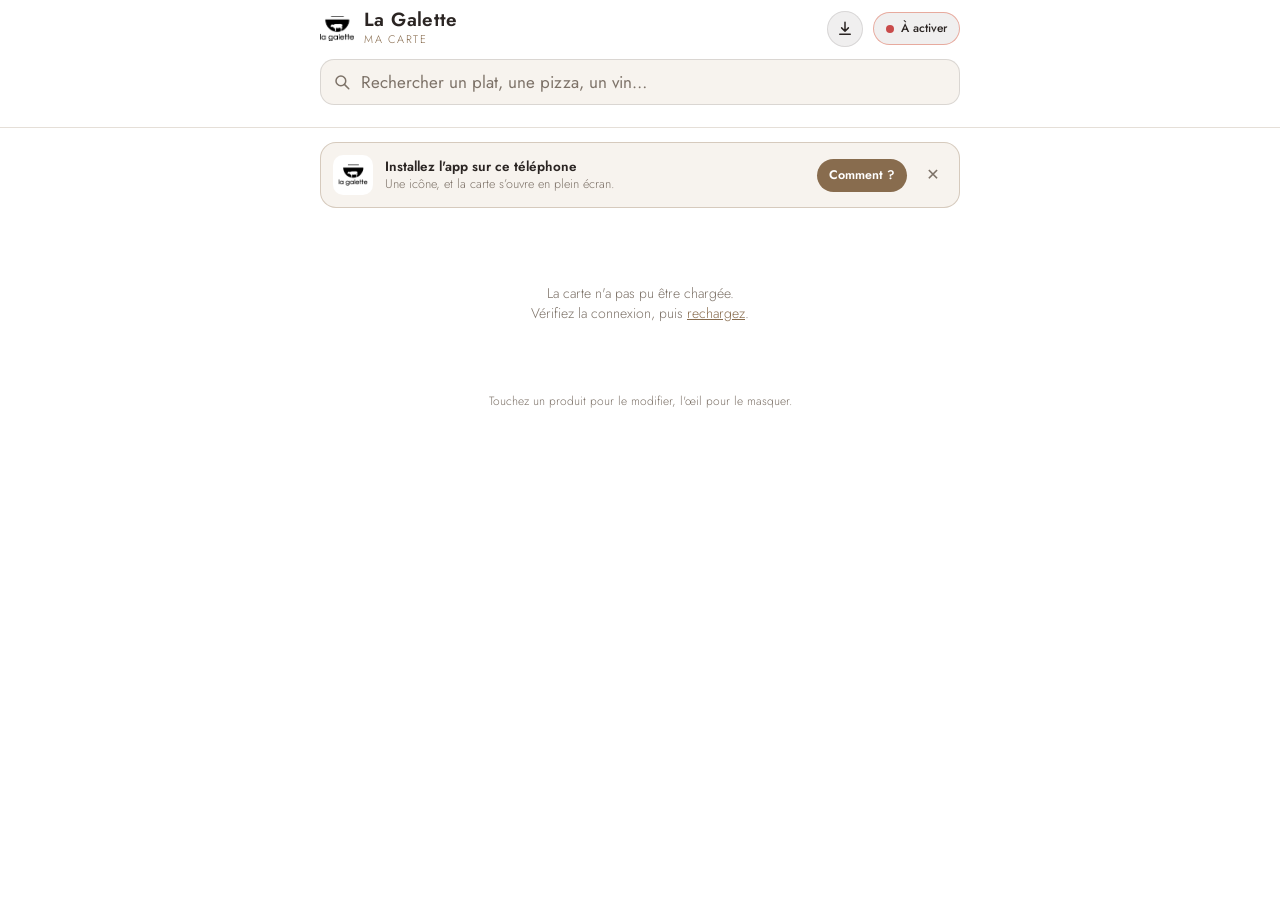
<file: mobile/index.html>
<!doctype html>
<html lang="fr">
<head>
<meta charset="utf-8">
<meta name="viewport" content="width=device-width, initial-scale=1, viewport-fit=cover">
<title>Ma carte — La Galette</title>
<meta name="robots" content="noindex">
<meta name="theme-color" content="#ffffff">
<meta name="apple-mobile-web-app-capable" content="yes">
<meta name="mobile-web-app-capable" content="yes">
<meta name="apple-mobile-web-app-status-bar-style" content="default">
<meta name="apple-mobile-web-app-title" content="La Galette">
<link rel="icon" href="assets/icon-192.png">
<link rel="apple-touch-icon" href="assets/apple-touch-icon.png">
<link rel="manifest" href="manifest.webmanifest">
<link rel="preconnect" href="https://fonts.googleapis.com">
<link href="https://fonts.googleapis.com/css2?family=Jost:wght@300;400;500;600&display=swap" rel="stylesheet">
<link rel="stylesheet" href="styles.css?v=3">
</head>
<body>

<header class="top">
  <div class="top-row">
    <img class="top-logo" src="../assets/logo-noir.png" alt="">
    <div class="top-title">
      <h1>La Galette</h1>
      <p>Ma carte</p>
    </div>
    <button id="installBtn" class="icon-btn" type="button" aria-label="Installer l'app sur ce téléphone" hidden>
      <svg viewBox="0 0 24 24" aria-hidden="true"><path d="M12 3v12m0 0-4.5-4.5M12 15l4.5-4.5M5 19h14" fill="none" stroke="currentColor" stroke-width="2" stroke-linecap="round" stroke-linejoin="round"/></svg>
    </button>
    <button id="statusBtn" class="status" type="button" aria-label="Réglages de l'accès">
      <span class="dot"></span><span class="txt">…</span>
    </button>
  </div>

  <div class="search">
    <svg class="search-ico" viewBox="0 0 24 24" aria-hidden="true"><circle cx="10.5" cy="10.5" r="6.5" fill="none" stroke="currentColor" stroke-width="2"/><path d="M15.5 15.5 21 21" stroke="currentColor" stroke-width="2" stroke-linecap="round"/></svg>
    <input id="q" type="search" placeholder="Rechercher un plat, une pizza, un vin…" autocomplete="off" autocorrect="off" autocapitalize="off" spellcheck="false" enterkeyhint="search" aria-label="Rechercher">
    <button id="qClear" class="search-clear" type="button" aria-label="Effacer la recherche" hidden>✕</button>
  </div>

  <nav id="chips" class="chips" aria-label="Filtrer par carte"></nav>
</header>

<main>
  <div id="installCard" class="install-card" hidden>
    <img src="assets/icon-192.png" alt="">
    <div>
      <b>Installez l'app sur ce téléphone</b>
      <span>Une icône, et la carte s’ouvre en plein écran.</span>
    </div>
    <button id="installCardOpen" type="button" class="install-card-go">Comment&nbsp;?</button>
    <button id="installCardClose" type="button" class="install-card-x" aria-label="Ne plus afficher">✕</button>
  </div>

  <p id="count" class="count" aria-live="polite"></p>
  <div id="list" class="list">
    <div class="empty">Chargement de la carte…</div>
  </div>
  <p class="help">Touchez un produit pour le modifier, l'œil pour le masquer.</p>
</main>

<div id="bar" class="bar" hidden>
  <button id="undoBtn" class="bar-undo" type="button">Annuler</button>
  <button id="saveBtn" class="bar-save" type="button">Publier</button>
</div>

<!-- Fiche produit : modifier ou ajouter -->
<div id="editSheet" class="sheet-backdrop" hidden>
  <form id="editForm" class="sheet" role="dialog" aria-modal="true" aria-labelledby="editTitle" novalidate>
    <div class="sheet-grip"></div>
    <h2 id="editTitle">Modifier</h2>
    <p id="editCtx" class="sheet-ctx"></p>

    <label class="field">
      <span>Nom</span>
      <textarea id="fFr" rows="2" autocapitalize="sentences" required></textarea>
    </label>
    <label class="field">
      <span>Description <i>(ingrédients, en français)</i></span>
      <textarea id="fDesc" rows="2" autocapitalize="sentences"></textarea>
    </label>
    <p class="field-hint">🌐 Anglais, italien et allemand se traduisent tout seuls à la publication.</p>
    <input id="fEn" type="hidden">
    <label class="field" id="fPriceBox">
      <span>Prix</span>
      <input id="fPrice" type="text" inputmode="decimal" placeholder="ex. 17,50" autocomplete="off">
    </label>
    <div class="field" id="fWineBox" hidden>
      <span>Prix par contenance</span>
      <div class="wine-prices">
        <label><small>37,5 cl</small><input id="fP1" type="text" inputmode="decimal"></label>
        <label><small>50 cl</small><input id="fP2" type="text" inputmode="decimal"></label>
        <label><small>75 cl</small><input id="fP3" type="text" inputmode="decimal"></label>
        <label><small>150 cl</small><input id="fP4" type="text" inputmode="decimal"></label>
      </div>
    </div>

    <div id="fTags" class="field-tags">
      <label class="toggle-chip"><input type="checkbox" value="veg"><span>V · Végétarien</span></label>
      <label class="toggle-chip"><input type="checkbox" value="gf"><span>🌾 Sans gluten</span></label>
    </div>

    <label class="switch">
      <input id="fVisible" type="checkbox">
      <span class="switch-track" aria-hidden="true"></span>
      <span>Visible sur la carte des clients</span>
    </label>

    <button id="editOk" type="submit" class="btn-primary">Valider</button>
    <button id="delBtn" type="button" class="btn-danger">Supprimer ce produit</button>
    <button id="editCancel" type="button" class="btn-ghost">Fermer</button>
  </form>
</div>

<!-- Réglages : jeton GitHub (partagé avec l'éditeur, même site) -->
<div id="tokenSheet" class="sheet-backdrop" hidden>
  <div class="sheet" role="dialog" aria-modal="true" aria-labelledby="tokenTitle">
    <div class="sheet-grip"></div>
    <h2 id="tokenTitle">Autoriser ce téléphone</h2>
    <p>Pour modifier la carte, ce téléphone doit être autorisé une fois : ouvrez sur ce téléphone le <b>lien d'activation</b> envoyé par Viktor. Il vaut pour l'éditeur et pour cette app.</p>
    <p class="muted">Ou collez ici le lien d'activation&nbsp;:</p>
    <form id="tokenForm">
      <input id="tokenInput" type="password" placeholder="Lien d'activation" autocomplete="off" spellcheck="false">
      <button type="submit" class="btn-primary">Autoriser ce téléphone</button>
    </form>
    <div id="magicBox" class="magic" hidden>
      <button id="copyMagic" type="button" class="btn-ghost">✨ Copier le lien d'activation de cette app</button>
      <input id="magicText" type="text" readonly hidden>
    </div>
    <a class="sheet-link" href="../index.html" target="_blank" rel="noopener">Ouvrir l'éditeur complet (mise en page, PDF) ↗</a>
    <a class="sheet-link" href="../carte.html" target="_blank" rel="noopener">Voir la carte des clients (QR) ↗</a>
    <button type="button" class="btn-ghost sheet-close" data-close="tokenSheet">Fermer</button>
  </div>
</div>

<!-- Installation sur l'écran d'accueil -->
<div id="installSheet" class="sheet-backdrop" hidden>
  <div class="sheet" role="dialog" aria-modal="true" aria-labelledby="installTitle">
    <div class="sheet-grip"></div>
    <h2 id="installTitle">Installer l'app</h2>
    <div id="installIos">
      <ol class="steps">
        <li>Ouvrez cette page dans <b>Safari</b>.</li>
        <li>Touchez le bouton <b>Partager</b> <svg class="ico-share" viewBox="0 0 24 24" aria-hidden="true"><path d="M12 3v12M12 3 8 7M12 3l4 4M6 11H5v10h14V11h-1" fill="none" stroke="currentColor" stroke-width="1.8" stroke-linecap="round" stroke-linejoin="round"/></svg> en bas de l'écran.</li>
        <li>Choisissez <b>Sur l'écran d'accueil</b>, puis <b>Ajouter</b>.</li>
      </ol>
    </div>
    <div id="installAndroid">
      <button id="installNow" type="button" class="btn-primary" hidden>Installer maintenant</button>
      <ol class="steps">
        <li>Dans Chrome, touchez le menu <b>⋮</b> en haut à droite.</li>
        <li>Choisissez <b>Installer l'application</b> (ou <b>Ajouter à l'écran d'accueil</b>).</li>
      </ol>
    </div>
    <p class="muted">L'icône La Galette apparaît avec vos autres apps et s'ouvre en plein écran.</p>
    <p class="muted" id="installIosNote">Sur iPhone, l'app installée ne voit pas les réglages de Safari&nbsp;: au premier lancement, touchez la pastille <b>À activer</b> et collez le lien d'activation. Pour le copier maintenant&nbsp;: pastille <b>Prêt</b> → ✨.</p>
    <button type="button" class="btn-ghost sheet-close" data-close="installSheet">Fermer</button>
  </div>
</div>

<div id="toast" class="toast" role="status"></div>

<script src="../gh.js?v=37"></script>
<script src="../i18n.js?v=46"></script>
<script src="app.js?v=4"></script>
</body>
</html>
</file>
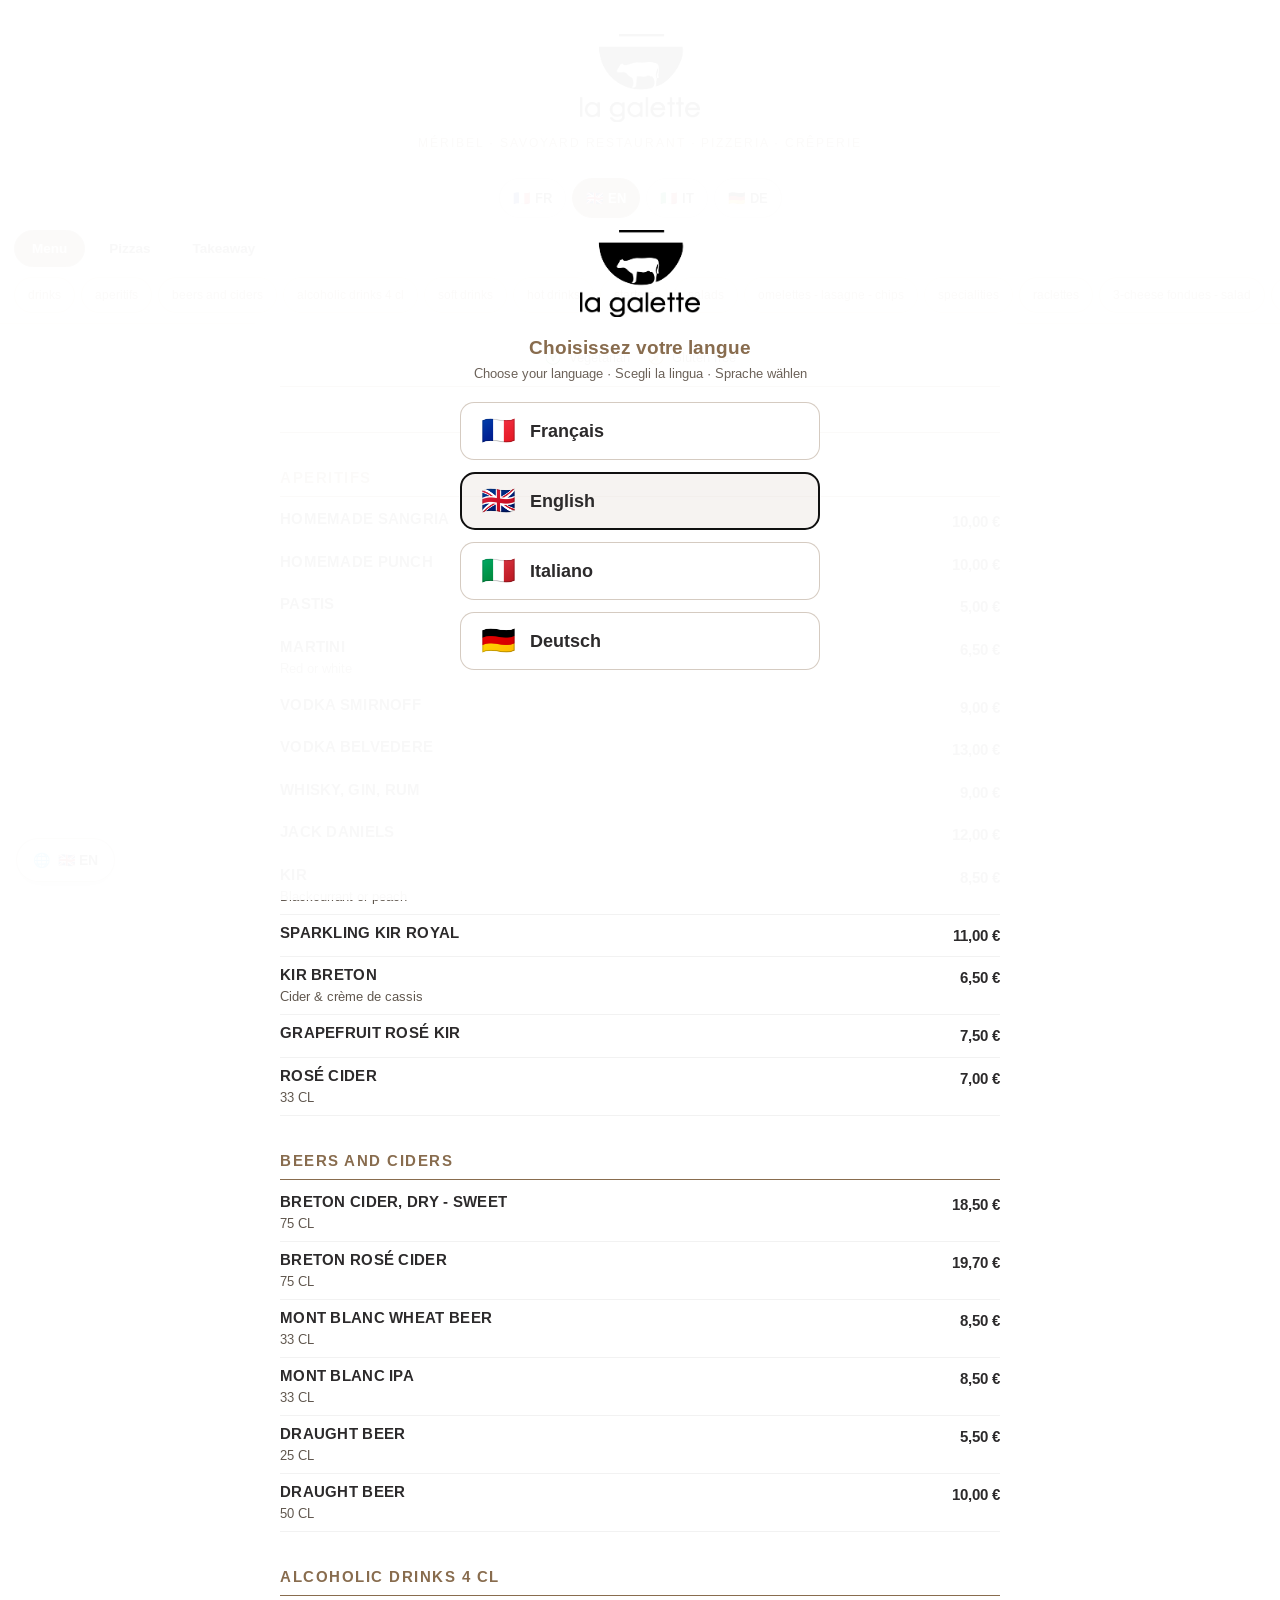
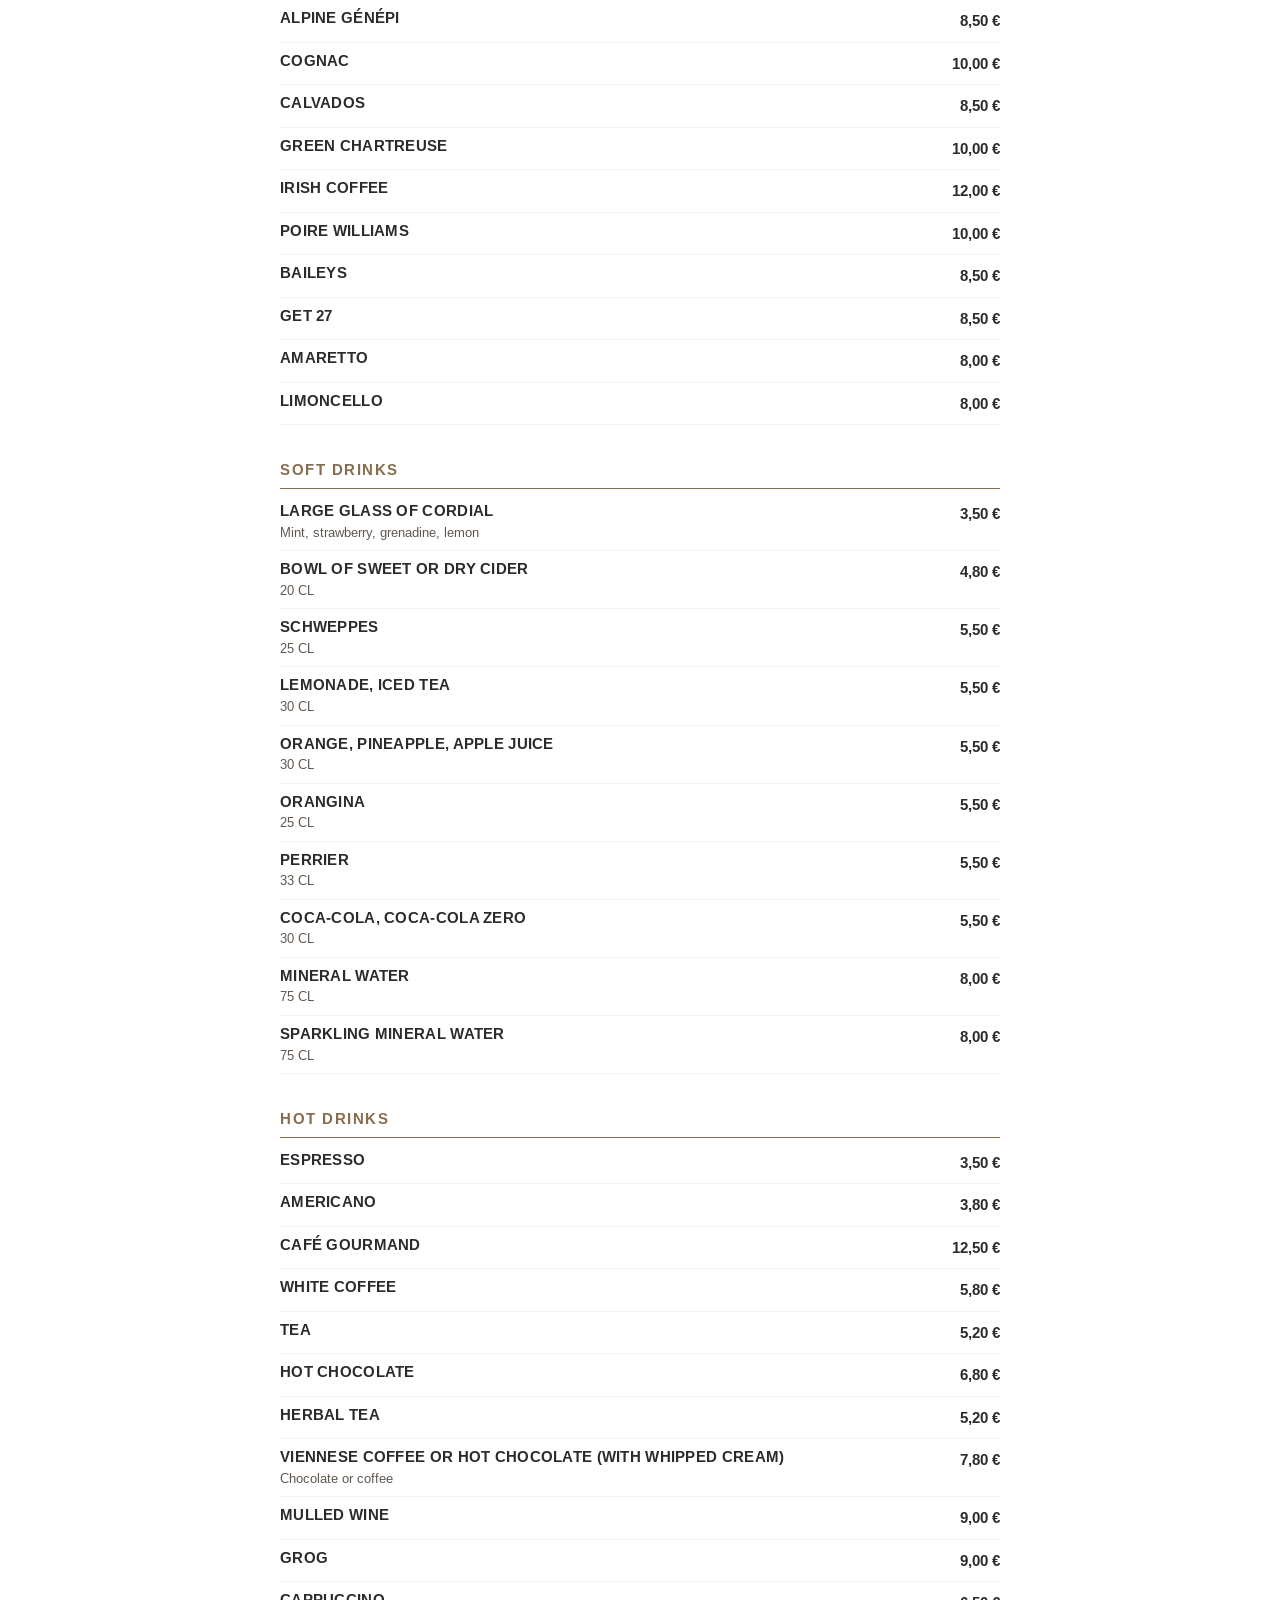
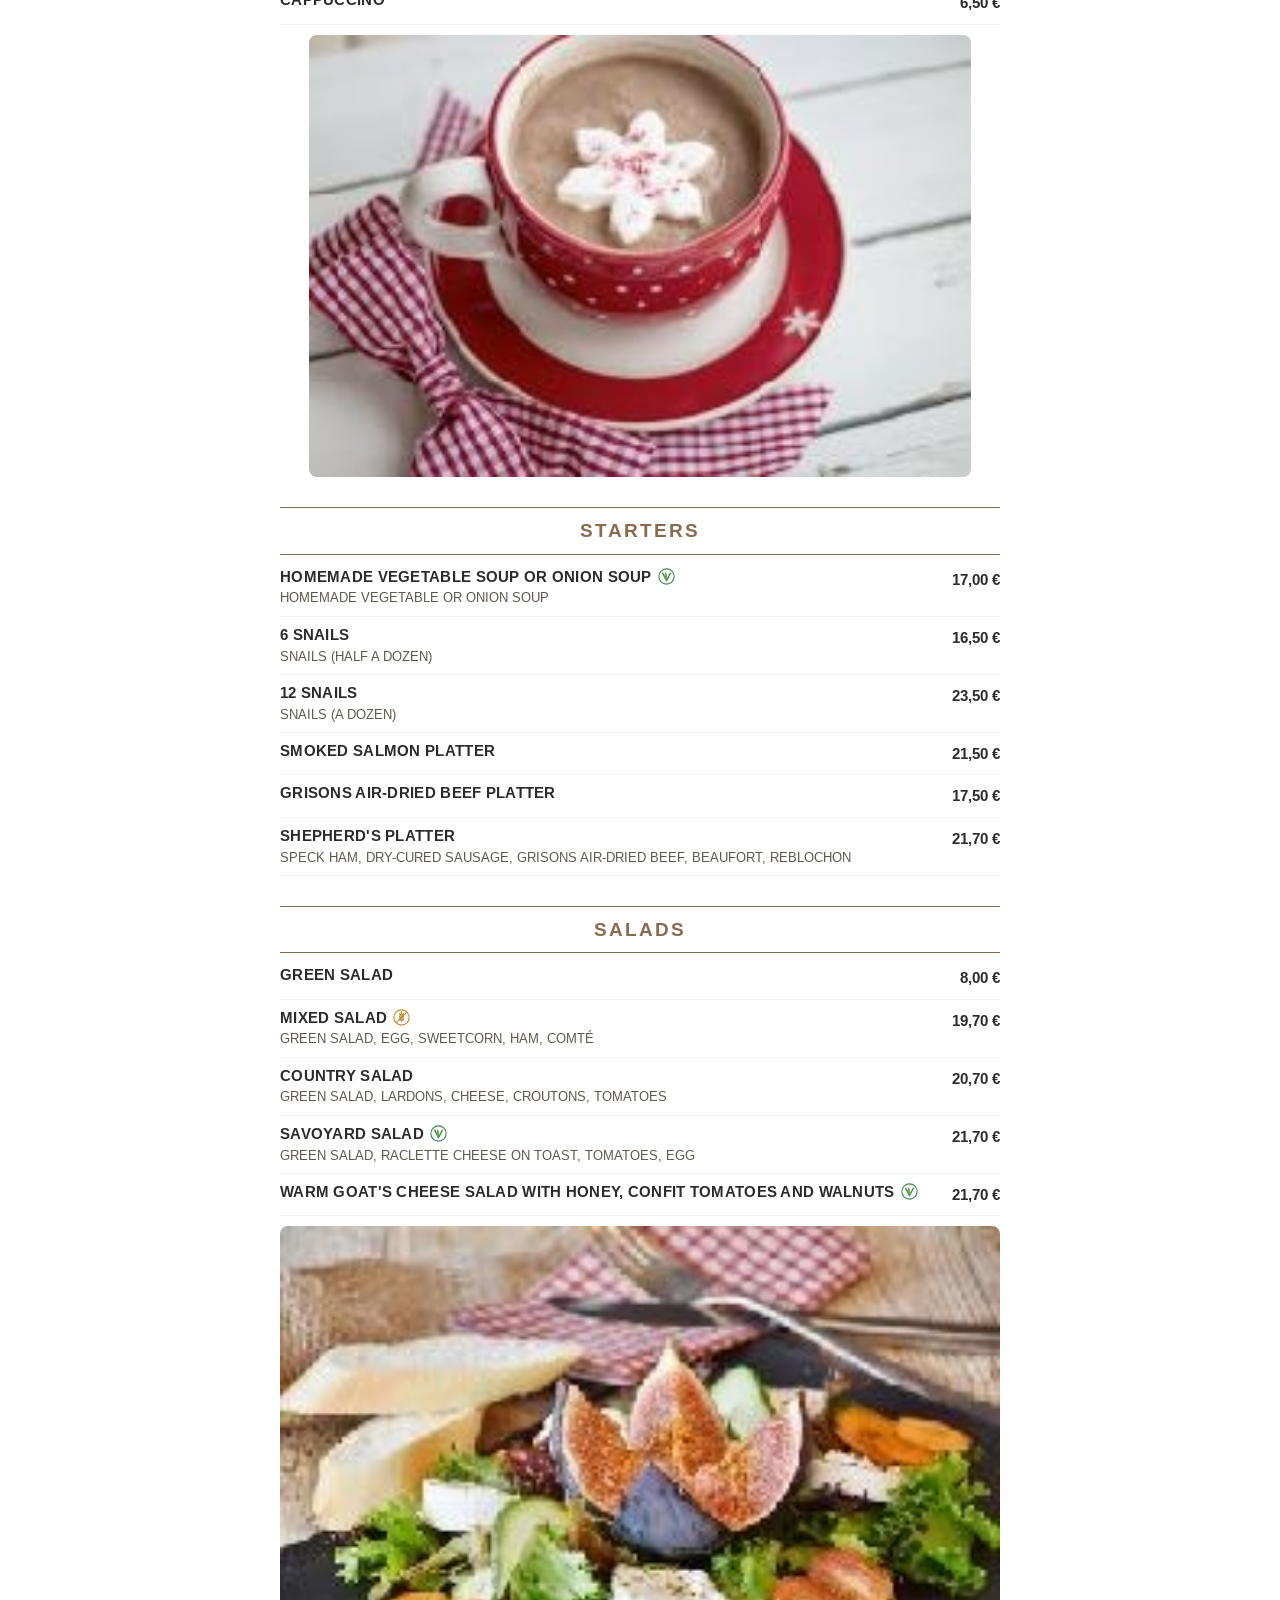
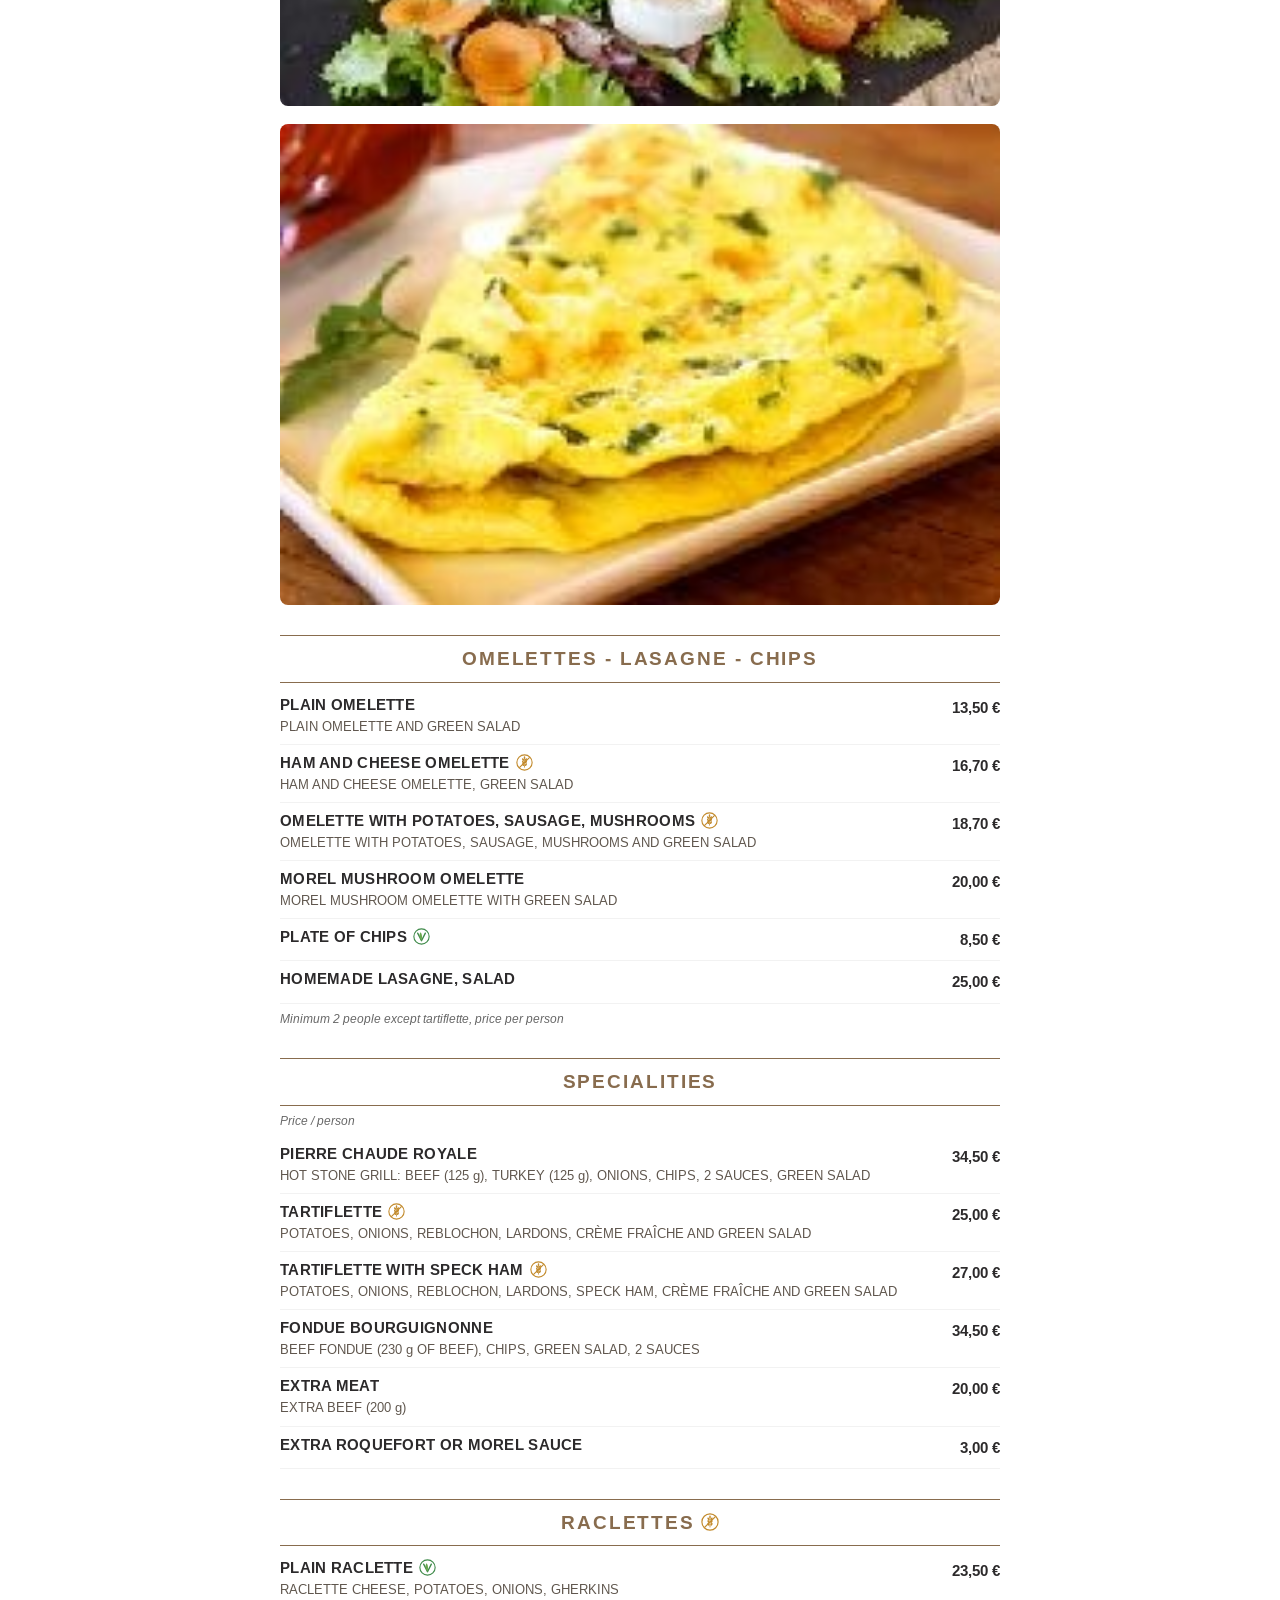
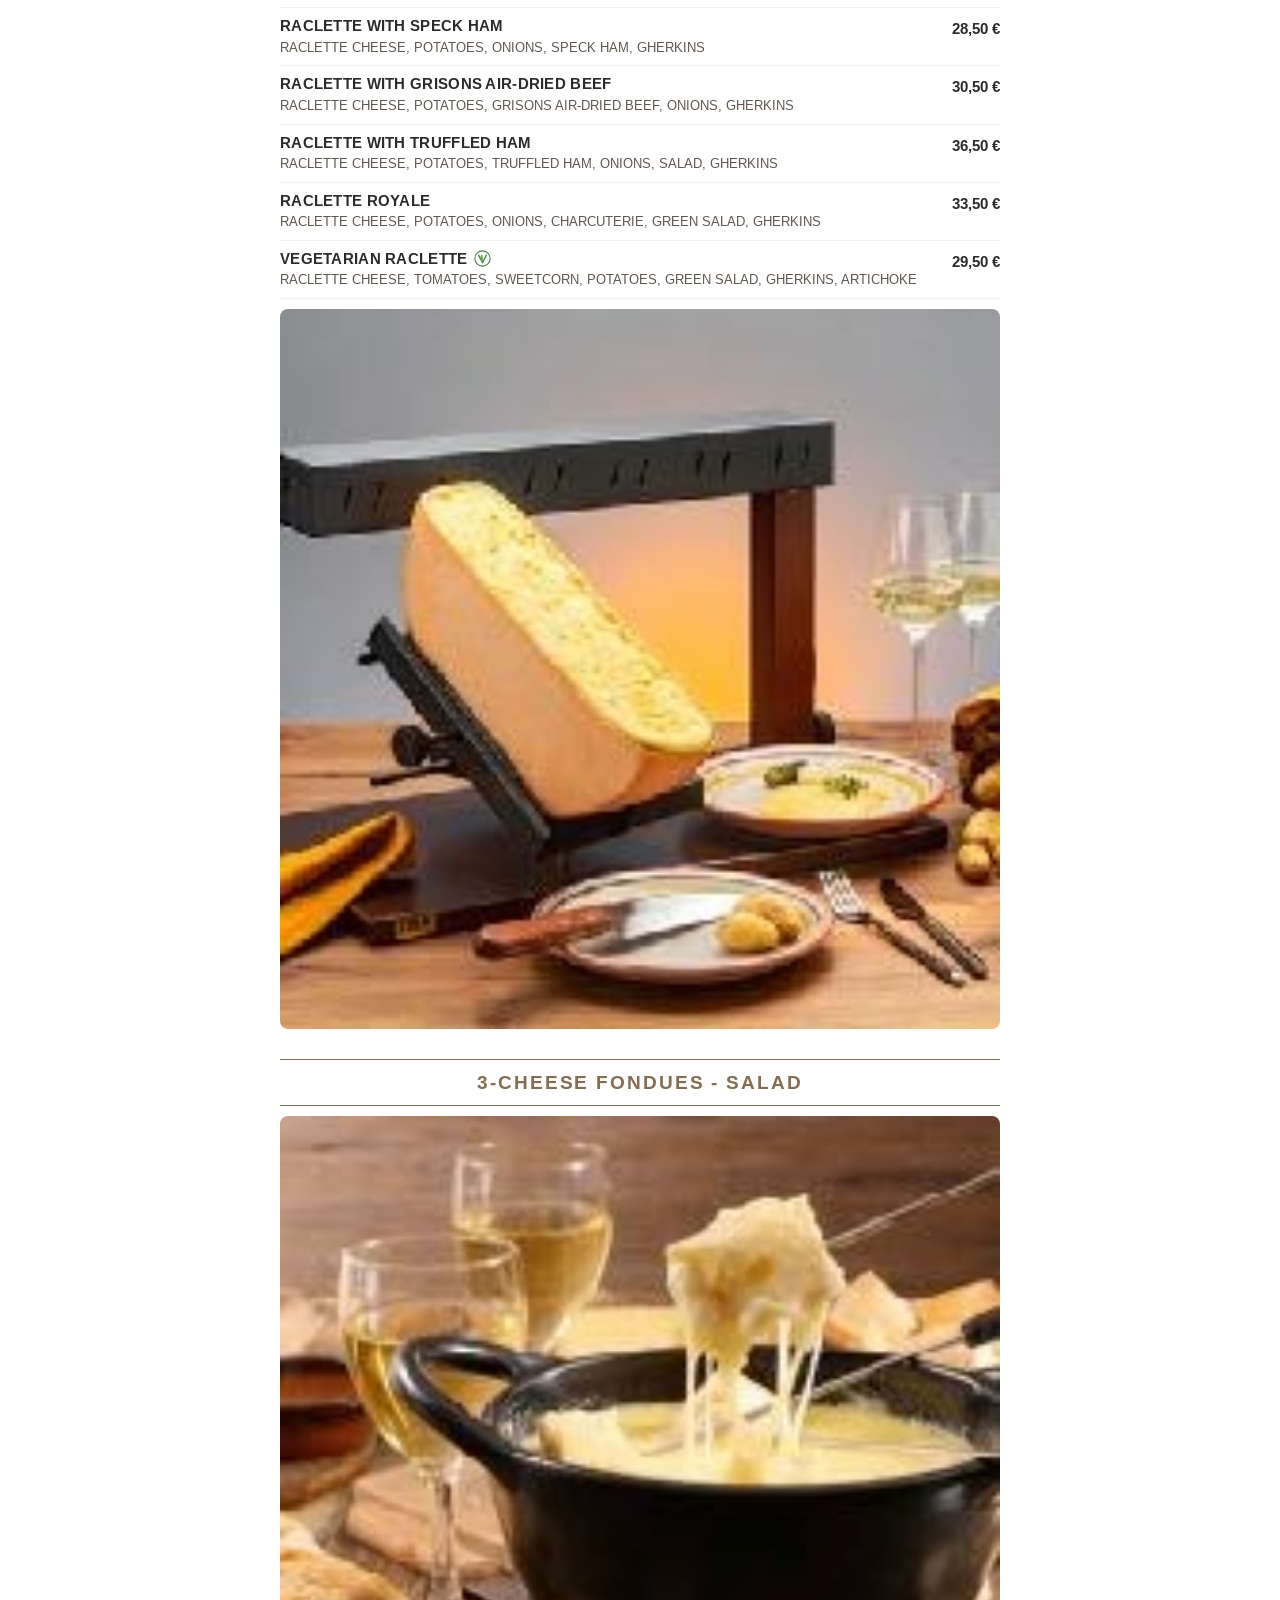
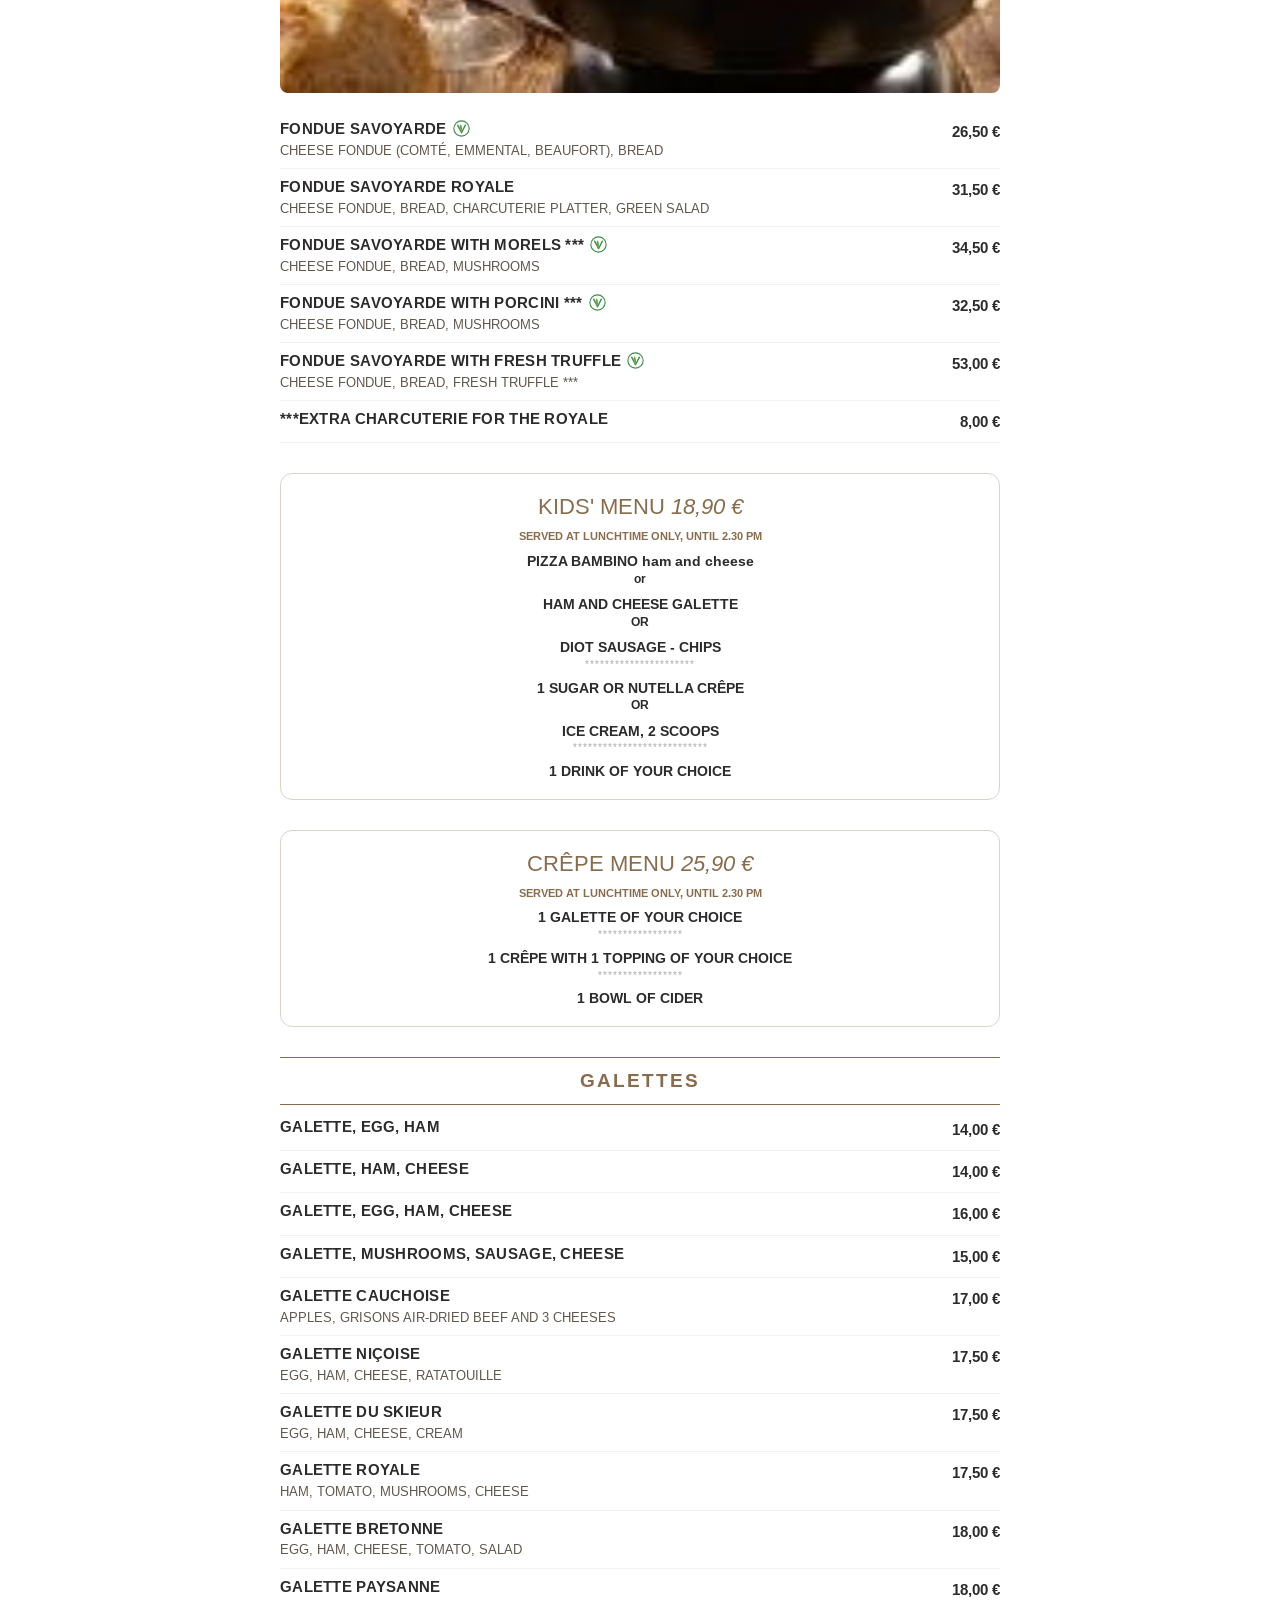
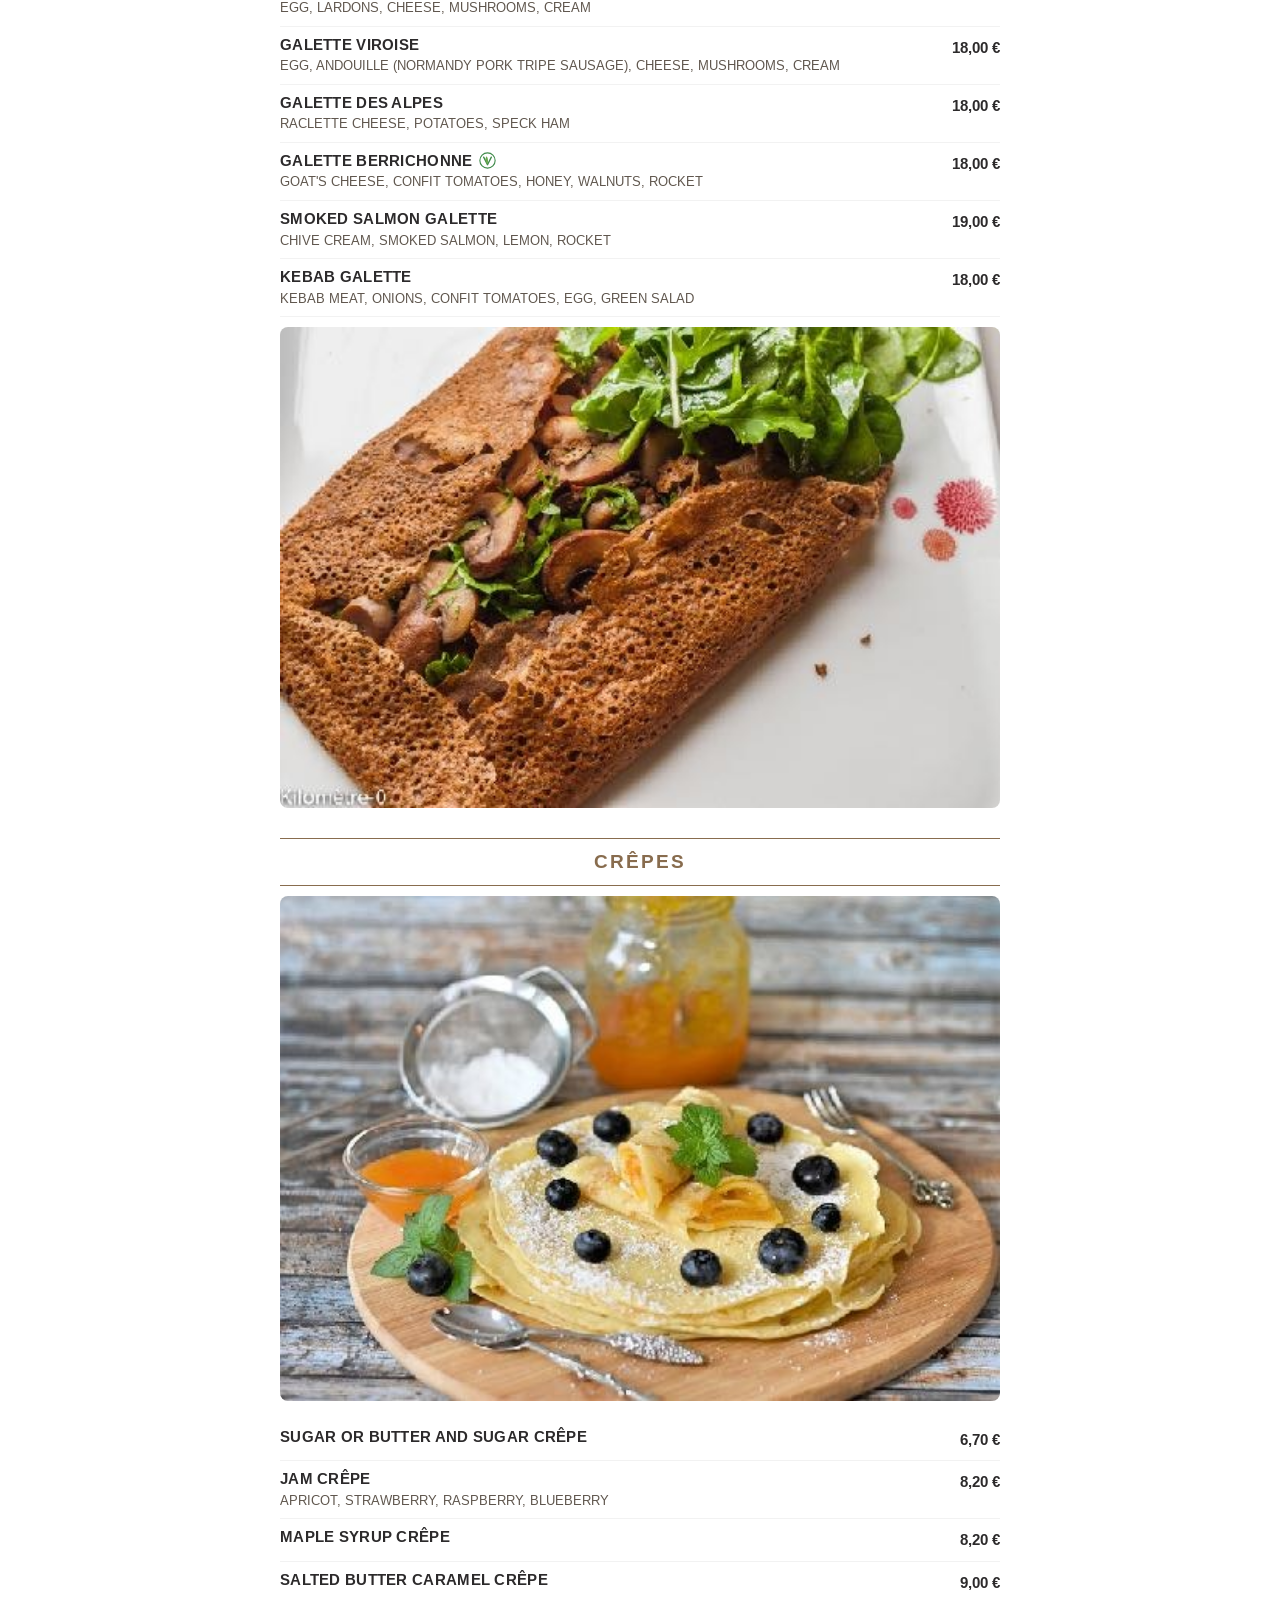
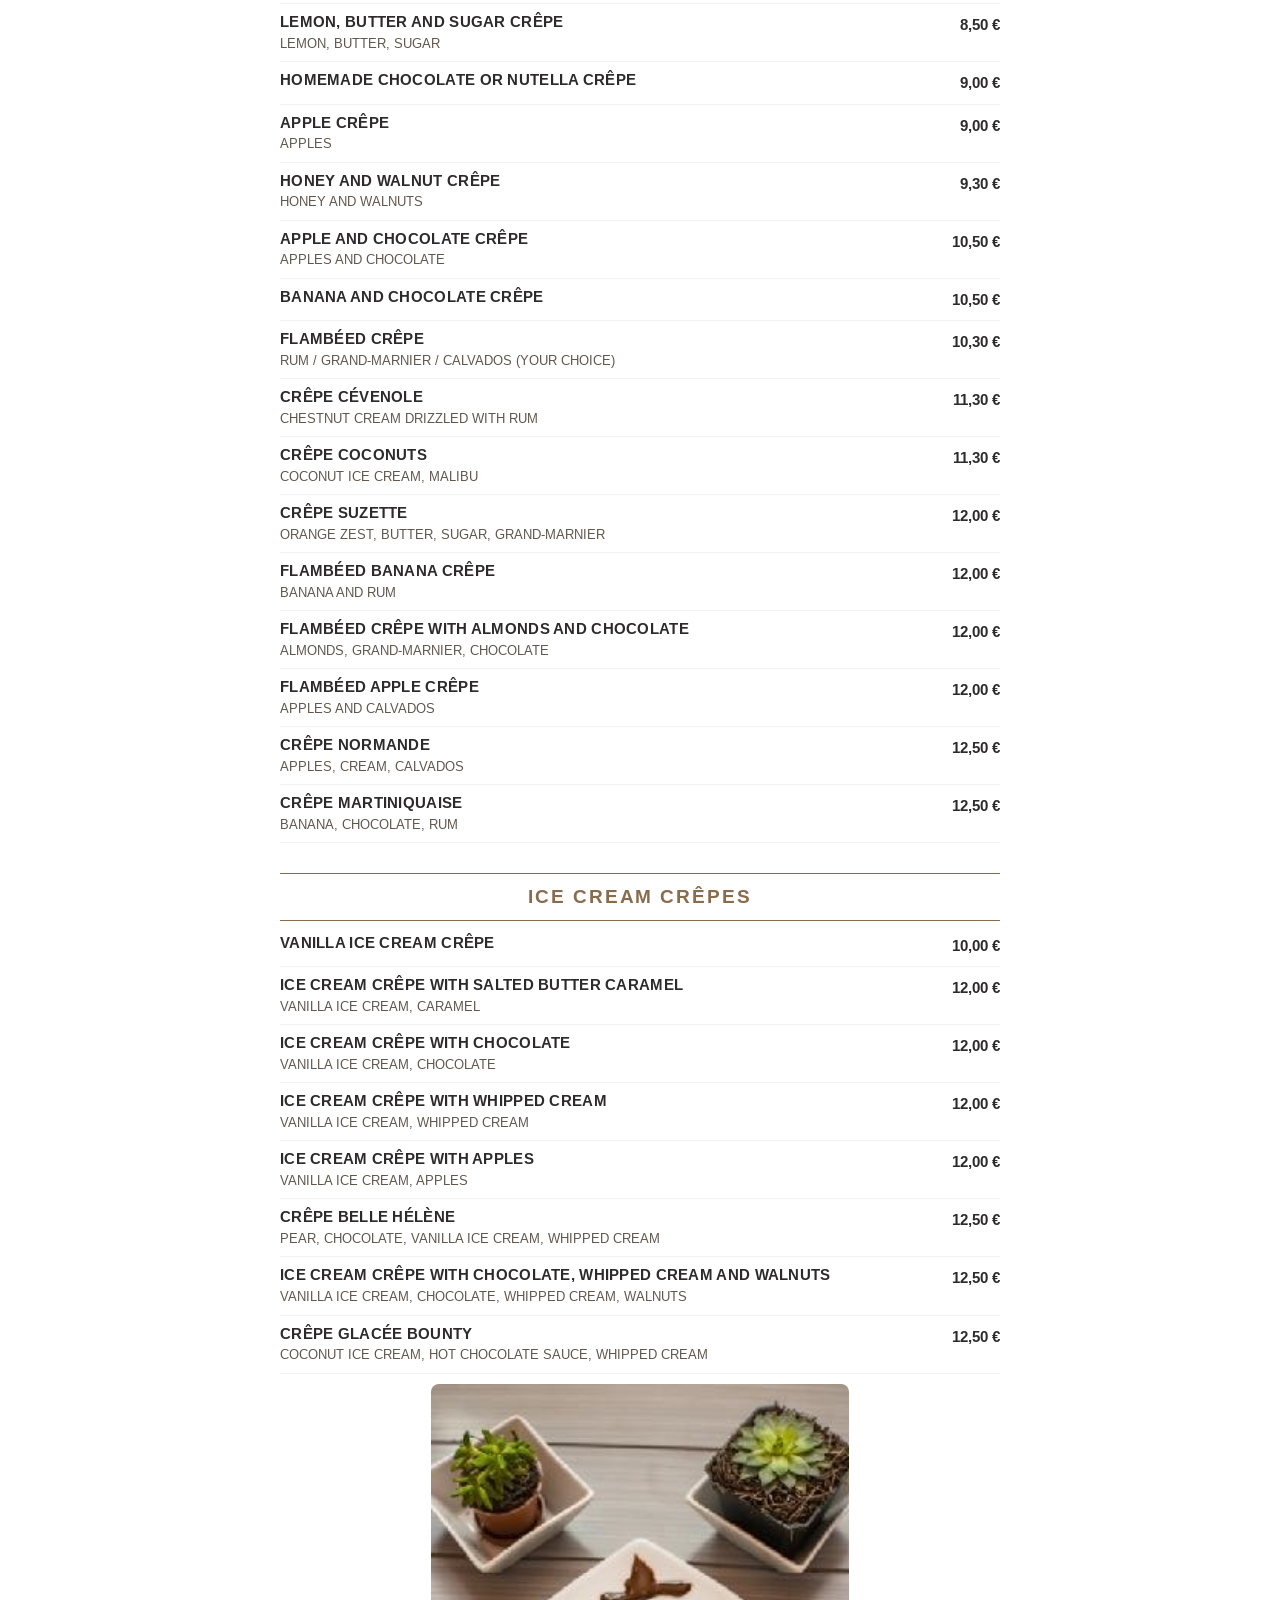
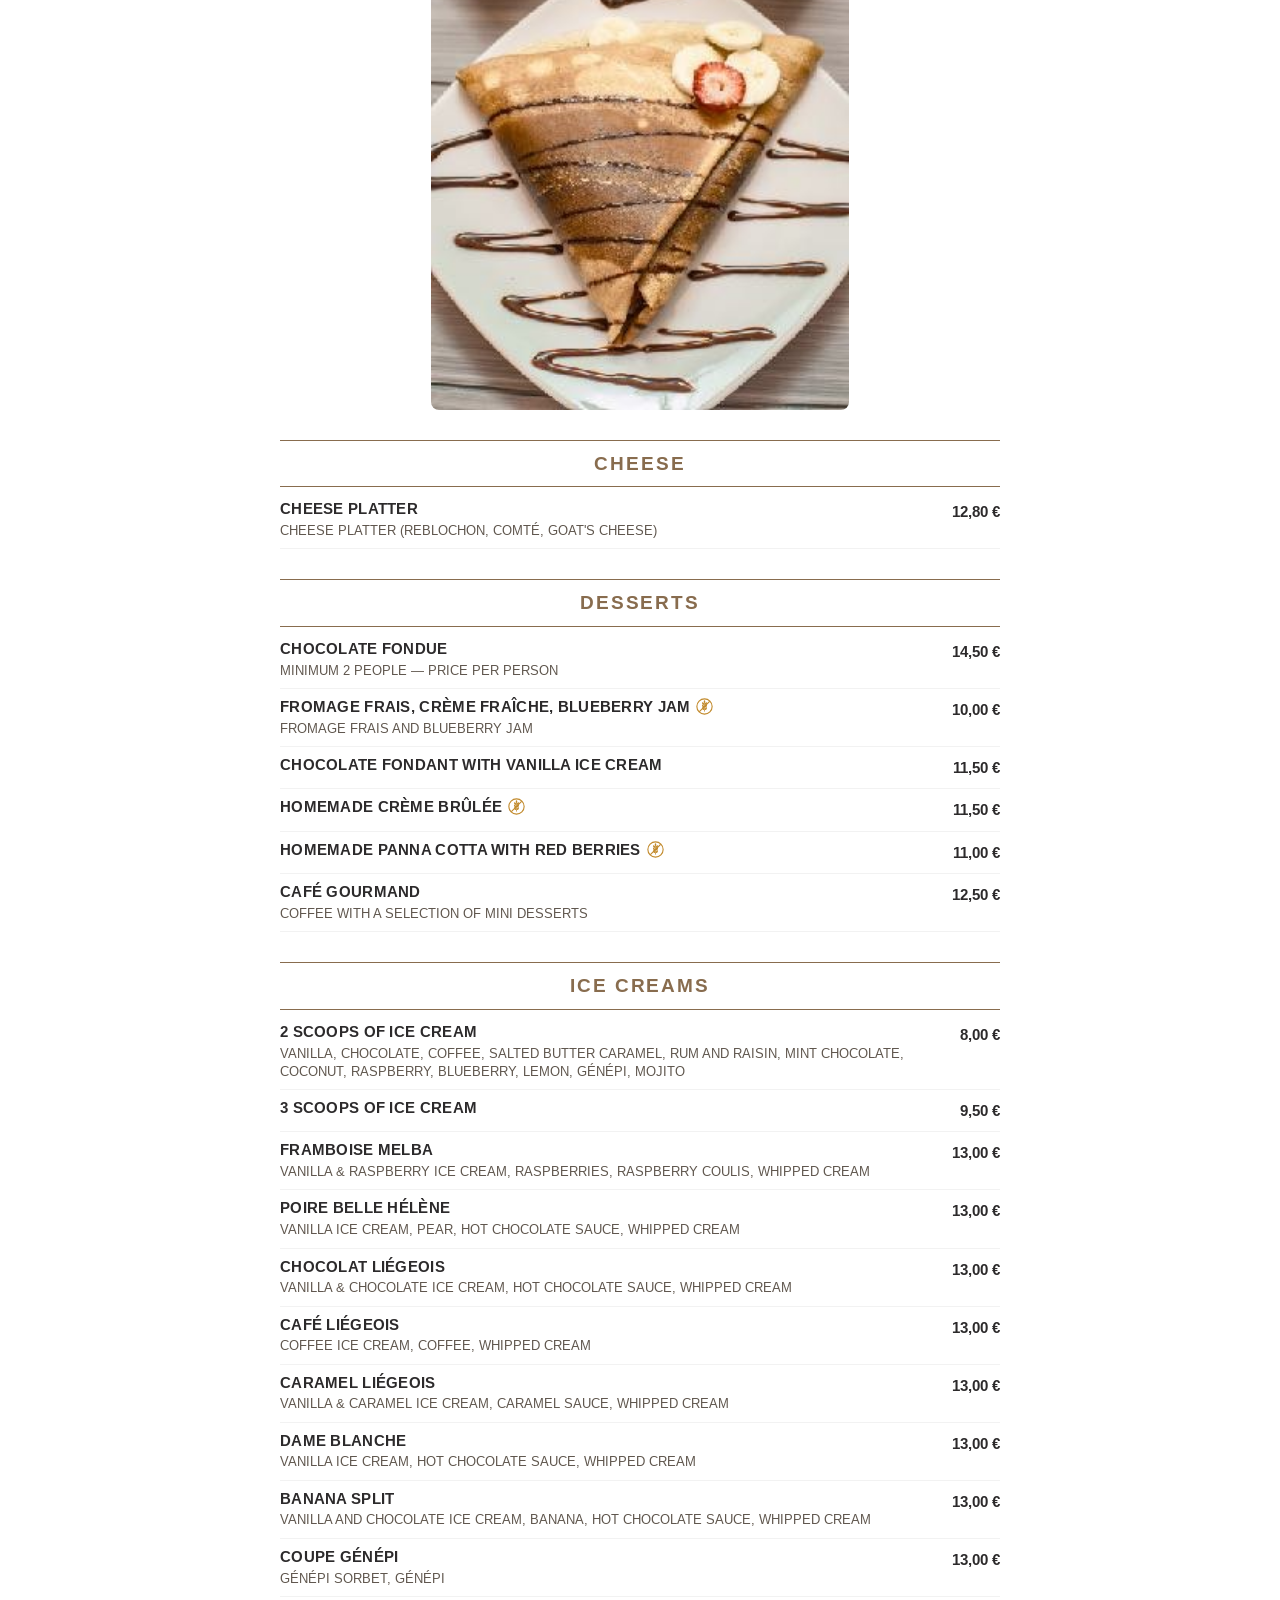
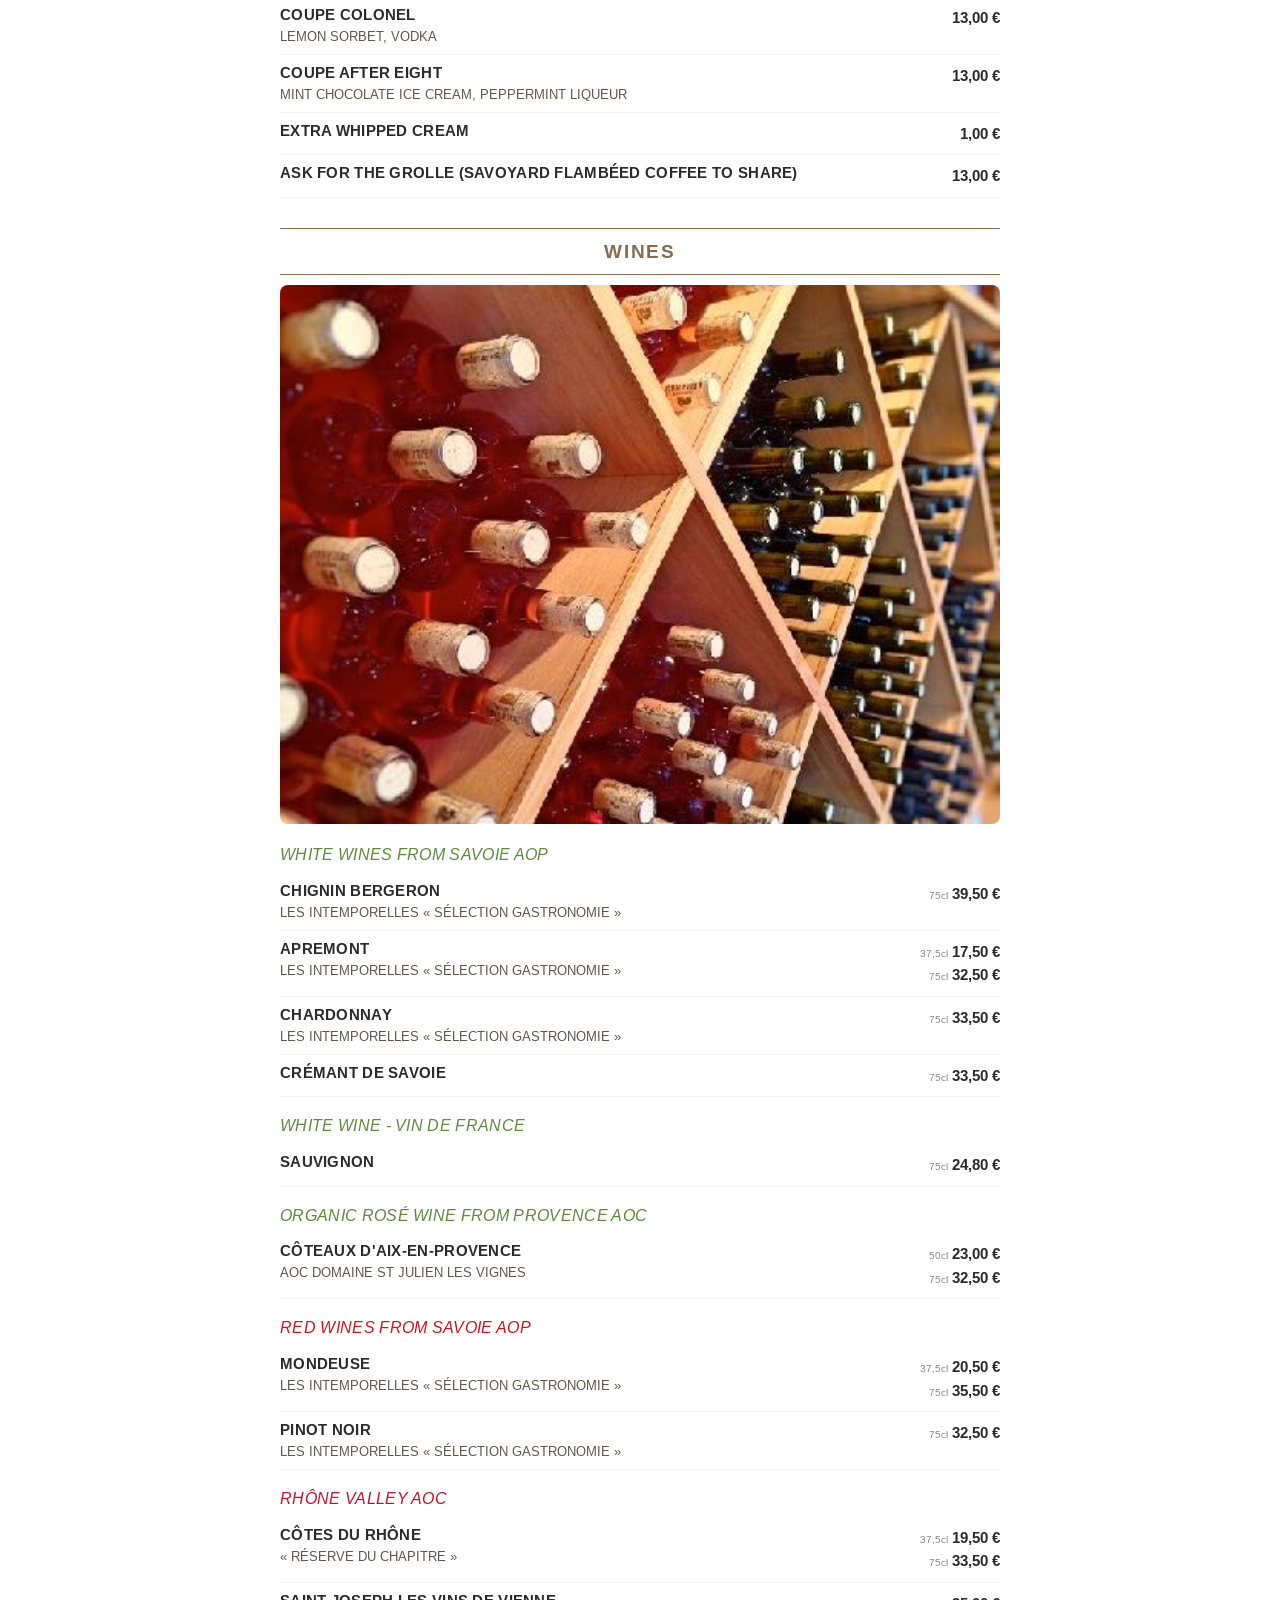
<file: carte.html>
<!doctype html>
<html lang="fr">
<head>
<meta charset="utf-8">
<meta name="viewport" content="width=device-width, initial-scale=1">
<title>La Galette — La carte</title>
<meta name="description" content="La carte de La Galette, Méribel.">
<link rel="icon" href="assets/logo-noir.png">
<link rel="preconnect" href="https://fonts.googleapis.com">
<link href="https://fonts.googleapis.com/css2?family=Arimo:ital,wght@0,400;0,600;0,700;1,400&display=swap" rel="stylesheet">
<link rel="stylesheet" href="carte-public.css?v=33">
</head>
<body>

<header class="pub-head">
  <img src="assets/logo-noir.png" alt="La Galette">
  <h1>La Galette</h1>
  <p class="sub">Méribel · Restaurant savoyard · Pizzéria · Crêperie</p>
</header>

<div class="tabs-zone">
  <nav id="langs" class="langs"></nav>
  <nav id="tabs" class="tabs"></nav>
  <div id="jump" class="jump"></div>
</div>

<main id="menuRoot">
  <div class="loading">Chargement de la carte…</div>
</main>

<footer class="pub-foot">
  <p id="footNote">Prix nets en euros, service compris.</p>
  <p class="tiny" id="updated"></p>
</footer>
<!-- Aucune signature de studio sur cette page : elle s'adresse aux clients
     du restaurant. Le crédit reste sur l'éditeur et la page Publier, vus
     uniquement par le restaurateur. -->


<button id="topBtn" aria-label="Revenir en haut">↑</button>

<!-- Choix de la langue : à l'arrivée (scan du QR), puis bouton 🌐 toujours visible -->
<div id="langGate" class="lang-gate" hidden>
  <div class="lang-gate-box" role="dialog" aria-modal="true" aria-labelledby="langGateTitle">
    <img src="assets/logo-noir.png" alt="La Galette">
    <p id="langGateTitle" class="lg-title">Choisissez votre langue<br><span>Choose your language · Scegli la lingua · Sprache wählen</span></p>
    <div id="langGateBtns" class="lg-btns"></div>
  </div>
</div>
<button id="langFab" class="lang-fab" hidden aria-label="Langue / Language"></button>
<script src="i18n.js?v=46"></script>
<script src="carte-public.js?v=46"></script>
</body>
</html>
</file>
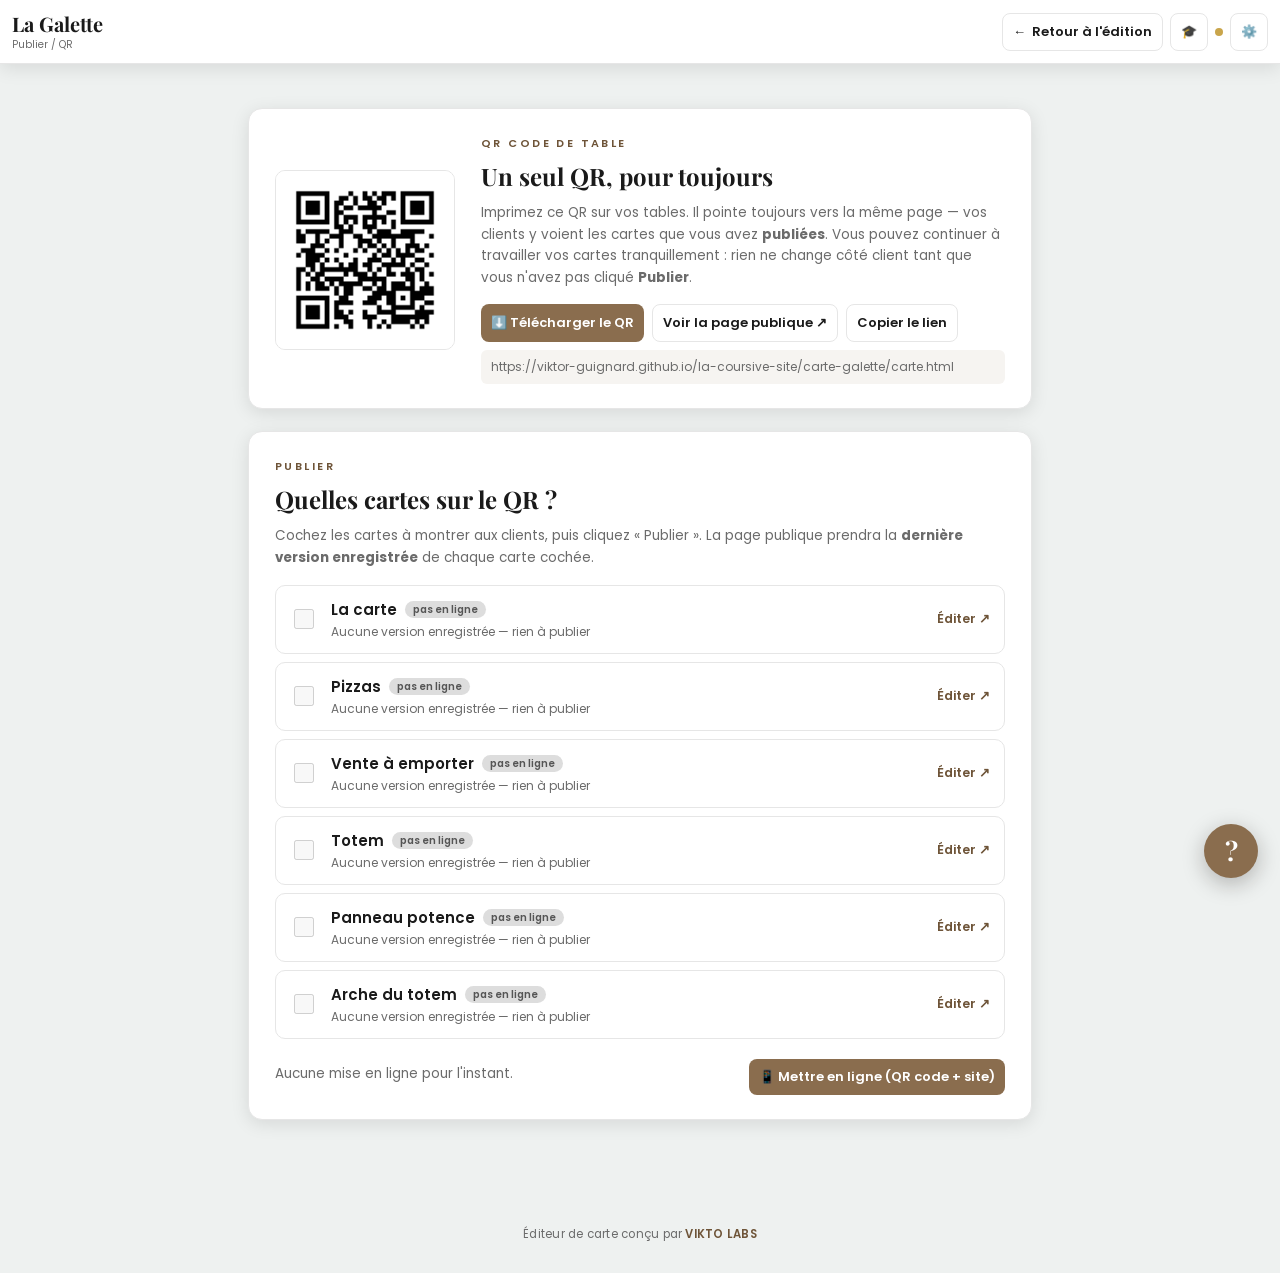
<file: publier.html>
<!doctype html>
<html lang="fr">
<head>
<meta charset="utf-8">
<meta name="viewport" content="width=device-width, initial-scale=1">
<title>La Galette — Publier / QR code</title>
<link rel="preconnect" href="https://fonts.googleapis.com">
<link href="https://fonts.googleapis.com/css2?family=Playfair+Display:wght@700;800&family=Poppins:ital,wght@0,400;0,500;0,600;0,700;1,400;1,500&display=swap" rel="stylesheet">
<link rel="stylesheet" href="styles.css?v=34">
</head>
<body class="publier-page">

<div id="toolbar">
  <div class="brand">La Galette <small>Publier / QR</small></div>
  <a class="tbtn secondary" href="index.html" title="Retour à l'édition">← <span class="lbl">Retour à l'édition</span></a>
  <a class="tbtn secondary" href="tuto.html" title="Tuto">🎓 <span class="lbl">Tuto</span></a>
  <span id="syncStatus"><span class="dot"></span><span class="txt"></span></span>
  <button class="tbtn secondary" id="settingsBtn" title="Réglages">⚙️</button>
</div>

<div class="publier">

  <section class="pub-card qr-card">
    <div class="qr-left">
      <img id="qrImg" src="assets/qr-carte.png" alt="QR code de la carte">
    </div>
    <div class="qr-right">
      <p class="kicker">QR code de table</p>
      <h2>Un seul QR, pour toujours</h2>
      <p class="muted">Imprimez ce QR sur vos tables. Il pointe toujours vers la même page —
        vos clients y voient les cartes que vous avez <b>publiées</b>. Vous pouvez continuer à
        travailler vos cartes tranquillement : rien ne change côté client tant que vous n'avez pas cliqué <b>Publier</b>.</p>
      <div class="qr-actions">
        <a class="tbtn teal" id="dlQr" download="QR-carte-galette.png" href="assets/qr-carte.png">⬇️ Télécharger le QR</a>
        <a class="tbtn secondary" id="openPublic" target="_blank" rel="noopener" href="carte.html">Voir la page publique ↗</a>
        <button class="tbtn secondary" id="copyPublic">Copier le lien</button>
      </div>
      <div class="public-url" id="publicUrl"></div>
    </div>
  </section>

  <section class="pub-card">
    <p class="kicker">Publier</p>
    <h2>Quelles cartes sur le QR ?</h2>
    <p class="muted">Cochez les cartes à montrer aux clients, puis cliquez « Publier ». La page publique
      prendra la <b>dernière version enregistrée</b> de chaque carte cochée.</p>
    <div id="pubList" class="pub-list"><div class="empty-state">Chargement…</div></div>
    <div class="pub-footer">
      <div id="pubStatus" class="muted"></div>
      <button class="tbtn teal big" id="publishBtn" disabled>📱 Mettre en ligne (QR code + site)</button>
    </div>
  </section>

</div>

<!-- Réglages : jeton GitHub -->
<div class="modal-backdrop" id="settingsBackdrop">
  <div class="modal">
    <button class="modal-close" id="settingsClose">×</button>
    <h3>Autoriser cet ordinateur</h3>
    <p class="sub">Pour <b>publier</b> depuis cet appareil, il faut l'autoriser une fois : ouvrez le <b>lien d'activation</b> envoyé par Viktor.</p>
    <form id="tokenForm">
      <div class="field">
        <label>Jeton GitHub (stocké uniquement sur cet ordinateur)</label>
        <input type="password" id="tokenInput" placeholder="github_pat_…" autocomplete="off">
        <div class="hint">Les 5 étapes de création du jeton sont détaillées dans l'éditeur (⚙️ sur la page d'édition).</div>
      </div>
      <div class="modal-actions">
        <button type="submit" class="tbtn teal">Enregistrer le jeton</button>
      </div>
    </form>
    <div id="magicLinkBox" style="display:none">
      <div class="ttl">✨ Lien magique</div>
      <p>Copiez ce lien et mettez-le en favori sur vos autres ordinateurs pour activer la sauvegarde/publication sans recoller le jeton.</p>
      <button type="button" class="tbtn teal" id="copyMagicLink">Copier le lien d'activation</button>
      <input type="text" id="magicLinkText" readonly>
    </div>
  </div>
</div>

<div id="toast"></div>

<footer class="vikto-credit">
  Éditeur de carte conçu par <a href="https://vikto-labs.fr" target="_blank" rel="noopener">VIKTO LABS</a>
</footer>

<script src="menus-config.js?v=46"></script>
<script src="gh.js?v=37"></script>
<script src="publier.js?v=31"></script>
<script src="aide.js?v=46"></script>
</body>
</html>
</file>
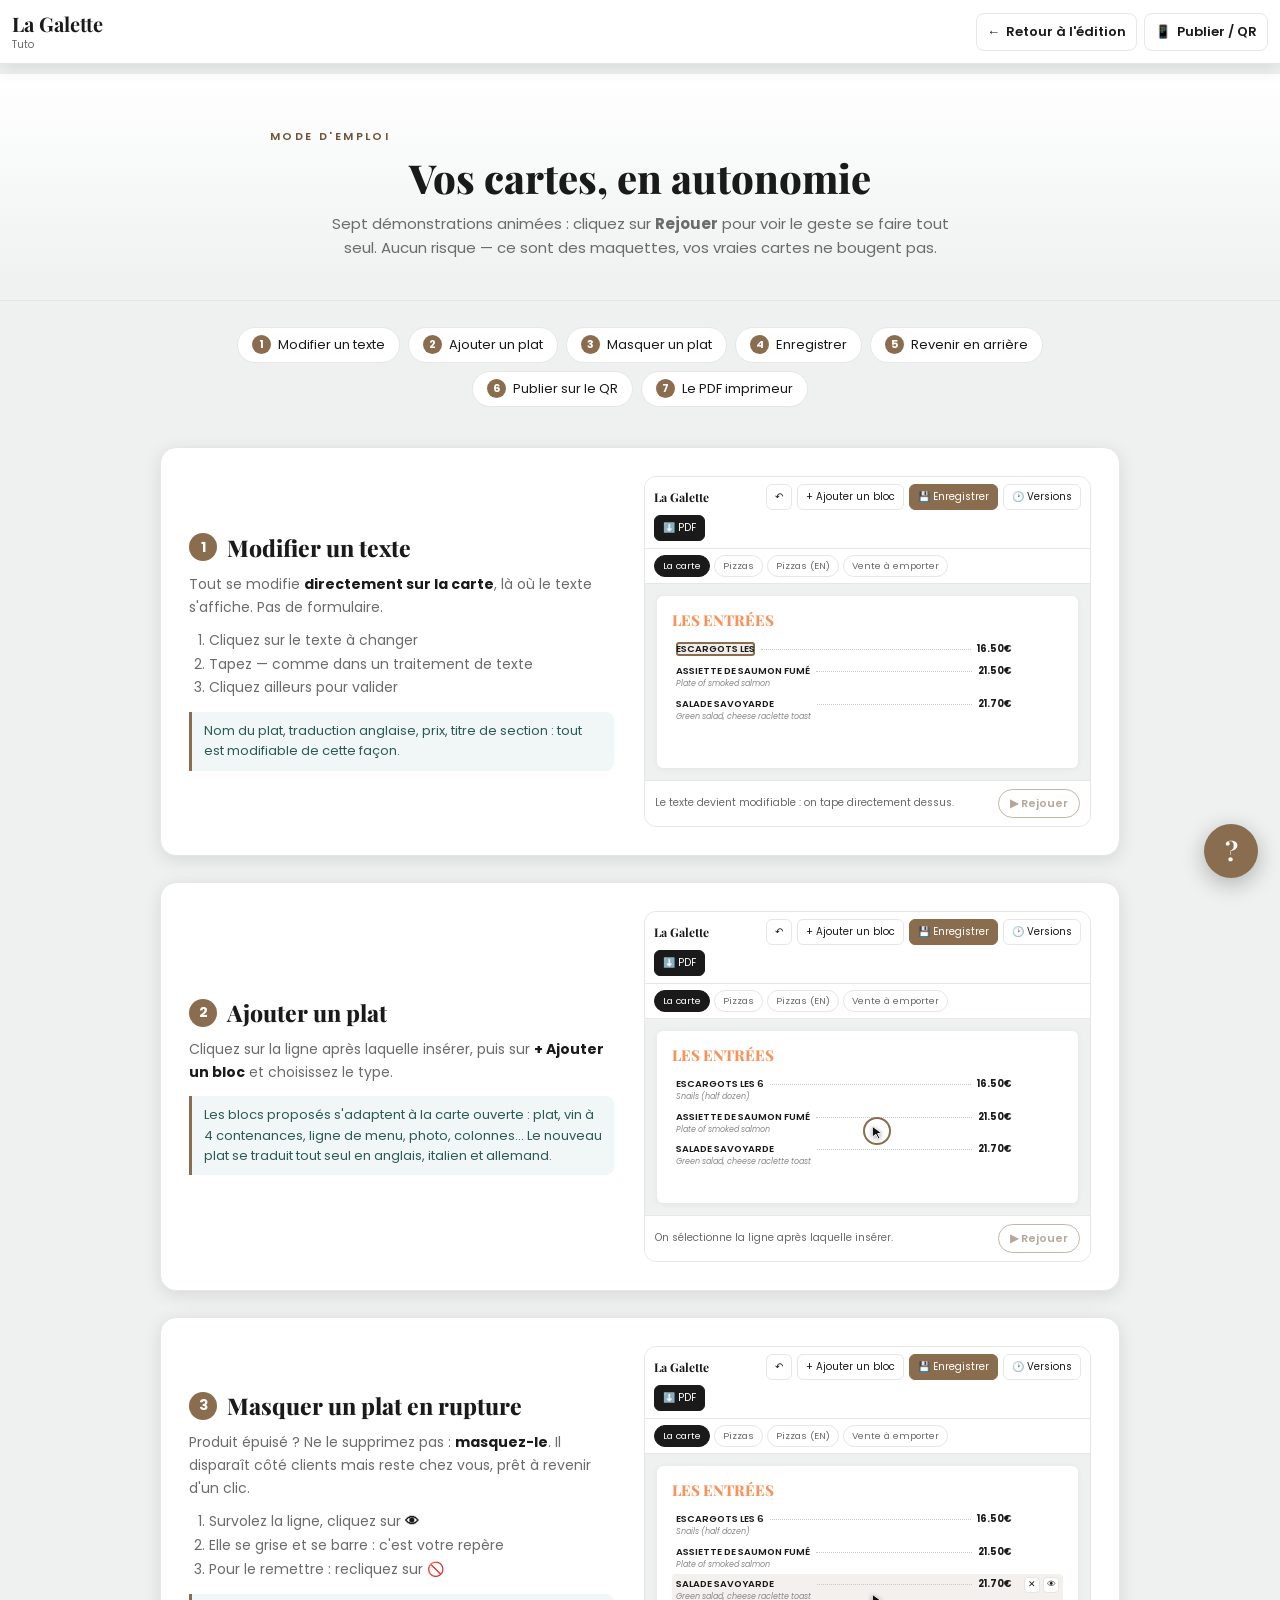
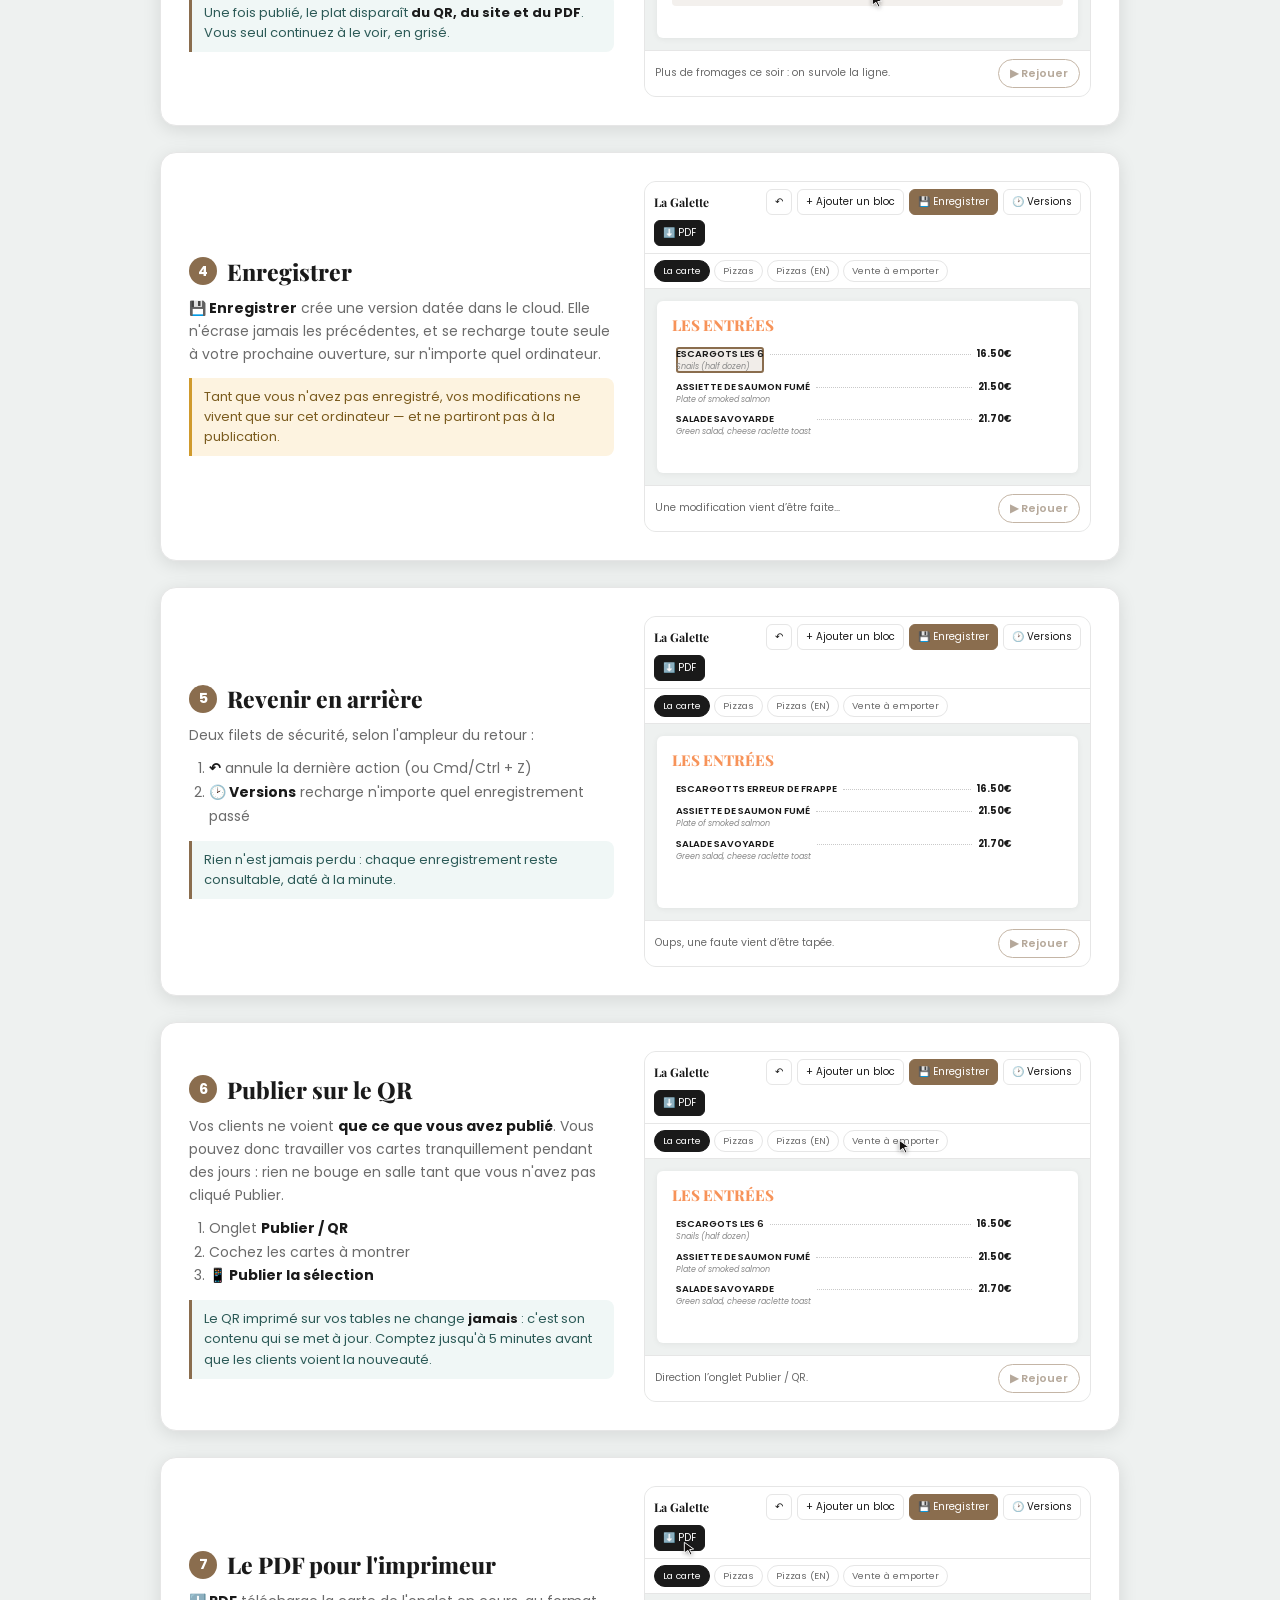
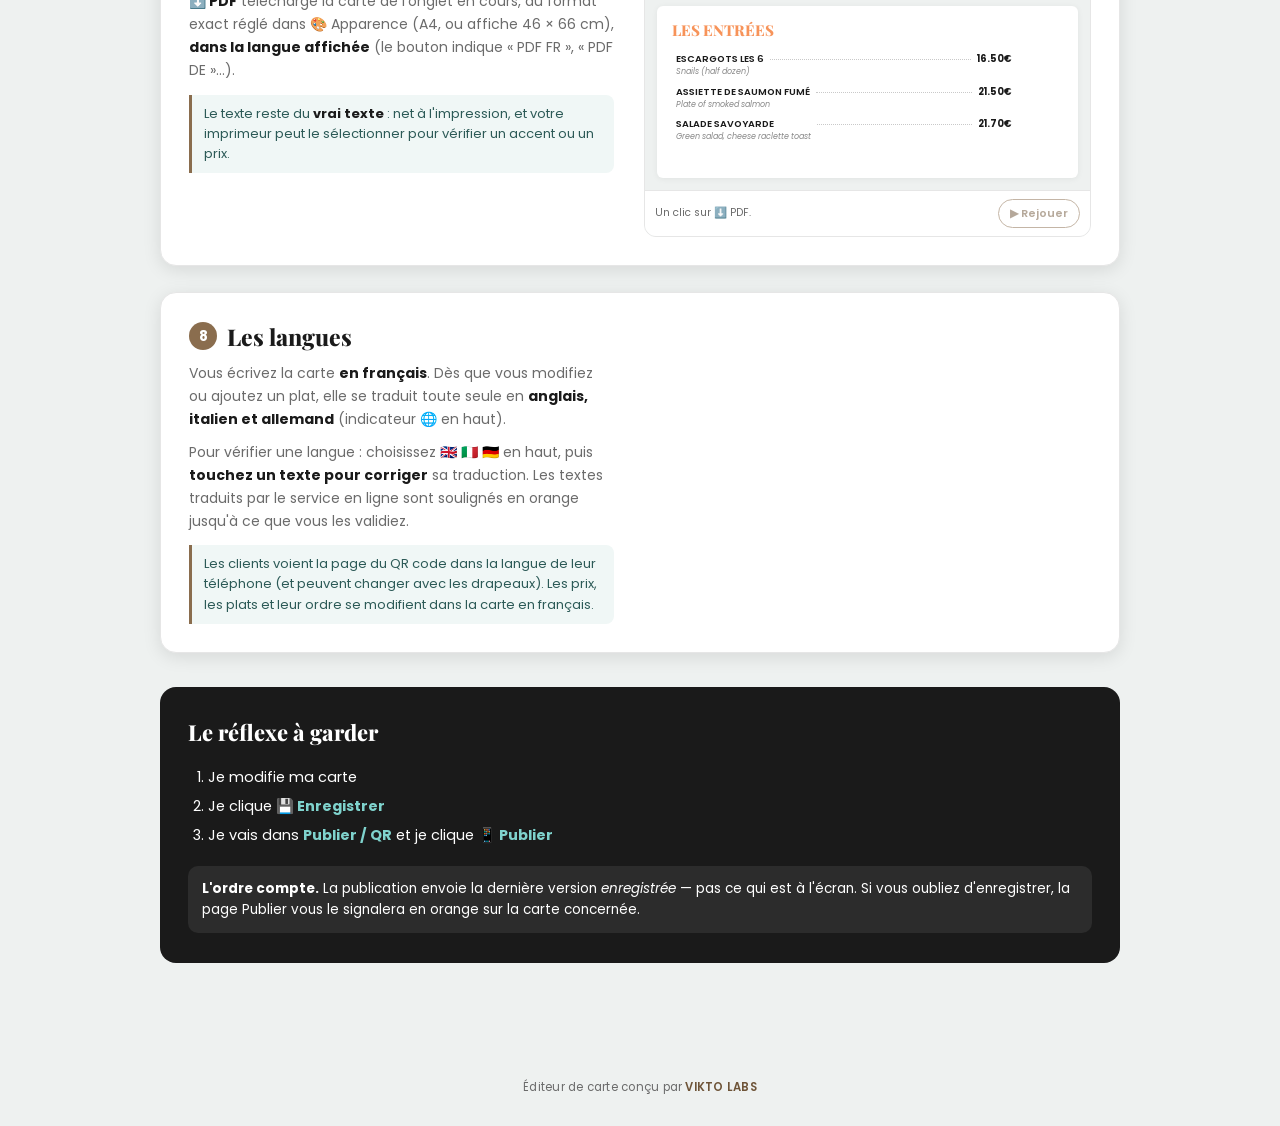
<file: tuto.html>
<!doctype html>
<html lang="fr">
<head>
<meta charset="utf-8">
<meta name="viewport" content="width=device-width, initial-scale=1">
<title>La Galette — Tuto : prendre en main l'éditeur</title>
<link rel="preconnect" href="https://fonts.googleapis.com">
<link href="https://fonts.googleapis.com/css2?family=Playfair+Display:wght@700;800&family=Poppins:ital,wght@0,400;0,500;0,600;0,700;1,400&display=swap" rel="stylesheet">
<link rel="stylesheet" href="styles.css?v=31">
<link rel="stylesheet" href="tuto.css?v=31">
</head>
<body class="tuto-page">

<div id="toolbar">
  <div class="brand">La Galette <small>Tuto</small></div>
  <a class="tbtn secondary" href="index.html" title="Retour à l'édition">← <span class="lbl">Retour à l'édition</span></a>
  <a class="tbtn secondary" href="publier.html" title="Publier / QR">📱 <span class="lbl">Publier / QR</span></a>
</div>

<header class="tuto-hero">
  <p class="kicker">Mode d'emploi</p>
  <h1>Vos cartes, en autonomie</h1>
  <p>Sept démonstrations animées : cliquez sur <b>Rejouer</b> pour voir le geste se faire tout seul.
     Aucun risque — ce sont des maquettes, vos vraies cartes ne bougent pas.</p>
</header>

<nav class="tuto-toc">
  <a href="#c1"><span class="n">1</span> Modifier un texte</a>
  <a href="#c2"><span class="n">2</span> Ajouter un plat</a>
  <a href="#c3"><span class="n">3</span> Masquer un plat</a>
  <a href="#c4"><span class="n">4</span> Enregistrer</a>
  <a href="#c5"><span class="n">5</span> Revenir en arrière</a>
  <a href="#c6"><span class="n">6</span> Publier sur le QR</a>
  <a href="#c7"><span class="n">7</span> Le PDF imprimeur</a>
</nav>

<main class="tuto-wrap">

  <!-- 1 -->
  <section class="chap" id="c1">
    <div class="chap-txt">
      <h2><span class="n">1</span> Modifier un texte</h2>
      <p>Tout se modifie <b>directement sur la carte</b>, là où le texte s'affiche. Pas de formulaire.</p>
      <ol>
        <li>Cliquez sur le texte à changer</li>
        <li>Tapez — comme dans un traitement de texte</li>
        <li>Cliquez ailleurs pour valider</li>
      </ol>
      <div class="chap-note">Nom du plat, traduction anglaise, prix, titre de section : tout est modifiable de cette façon.</div>
    </div>
    <div class="demo" data-demo="edit"></div>
  </section>

  <!-- 2 -->
  <section class="chap" id="c2">
    <div class="chap-txt">
      <h2><span class="n">2</span> Ajouter un plat</h2>
      <p>Cliquez sur la ligne après laquelle insérer, puis sur <b>+ Ajouter un bloc</b> et choisissez le type.</p>
      <div class="chap-note">Les blocs proposés s'adaptent à la carte ouverte : plat, vin à 4 contenances, ligne de menu,
        photo, colonnes… Le nouveau plat se traduit tout seul en anglais, italien et allemand.</div>
    </div>
    <div class="demo" data-demo="add"></div>
  </section>

  <!-- 3 -->
  <section class="chap" id="c3">
    <div class="chap-txt">
      <h2><span class="n">3</span> Masquer un plat en rupture</h2>
      <p>Produit épuisé ? Ne le supprimez pas : <b>masquez-le</b>. Il disparaît côté clients mais reste chez vous,
         prêt à revenir d'un clic.</p>
      <ol>
        <li>Survolez la ligne, cliquez sur <b>👁</b></li>
        <li>Elle se grise et se barre : c'est votre repère</li>
        <li>Pour le remettre : recliquez sur <b>🚫</b></li>
      </ol>
      <div class="chap-note">Une fois publié, le plat disparaît <b>du QR, du site et du PDF</b>. Vous seul continuez à le voir, en grisé.</div>
    </div>
    <div class="demo" data-demo="hide"></div>
  </section>

  <!-- 4 -->
  <section class="chap" id="c4">
    <div class="chap-txt">
      <h2><span class="n">4</span> Enregistrer</h2>
      <p><b>💾 Enregistrer</b> crée une version datée dans le cloud. Elle n'écrase jamais les précédentes,
         et se recharge toute seule à votre prochaine ouverture, sur n'importe quel ordinateur.</p>
      <div class="chap-note warn">Tant que vous n'avez pas enregistré, vos modifications ne vivent que sur cet ordinateur —
        et ne partiront pas à la publication.</div>
    </div>
    <div class="demo" data-demo="save"></div>
  </section>

  <!-- 5 -->
  <section class="chap" id="c5">
    <div class="chap-txt">
      <h2><span class="n">5</span> Revenir en arrière</h2>
      <p>Deux filets de sécurité, selon l'ampleur du retour :</p>
      <ol>
        <li><b>↶</b> annule la dernière action (ou Cmd/Ctrl + Z)</li>
        <li><b>🕑 Versions</b> recharge n'importe quel enregistrement passé</li>
      </ol>
      <div class="chap-note">Rien n'est jamais perdu : chaque enregistrement reste consultable, daté à la minute.</div>
    </div>
    <div class="demo" data-demo="versions"></div>
  </section>

  <!-- 6 -->
  <section class="chap" id="c6">
    <div class="chap-txt">
      <h2><span class="n">6</span> Publier sur le QR</h2>
      <p>Vos clients ne voient <b>que ce que vous avez publié</b>. Vous pouvez donc travailler vos cartes
         tranquillement pendant des jours : rien ne bouge en salle tant que vous n'avez pas cliqué Publier.</p>
      <ol>
        <li>Onglet <b>Publier / QR</b></li>
        <li>Cochez les cartes à montrer</li>
        <li><b>📱 Publier la sélection</b></li>
      </ol>
      <div class="chap-note">Le QR imprimé sur vos tables ne change <b>jamais</b> : c'est son contenu qui se met à jour.
        Comptez jusqu'à 5 minutes avant que les clients voient la nouveauté.</div>
    </div>
    <div class="demo" data-demo="publish"></div>
  </section>

  <!-- 7 -->
  <section class="chap" id="c7">
    <div class="chap-txt">
      <h2><span class="n">7</span> Le PDF pour l'imprimeur</h2>
      <p><b>⬇️ PDF</b> télécharge la carte de l'onglet en cours, au format exact réglé dans 🎨 Apparence
         (A4, ou affiche 46 × 66 cm), <b>dans la langue affichée</b> (le bouton indique « PDF FR », « PDF DE »…).</p>
      <div class="chap-note">Le texte reste du <b>vrai texte</b> : net à l'impression, et votre imprimeur peut le
        sélectionner pour vérifier un accent ou un prix.</div>
    </div>
    <div class="demo" data-demo="pdf"></div>
  </section>

  <section class="chap" id="c8">
    <div class="chap-txt">
      <h2><span class="n">8</span> Les langues</h2>
      <p>Vous écrivez la carte <b>en français</b>. Dès que vous modifiez ou ajoutez un plat, elle se traduit toute seule
         en <b>anglais, italien et allemand</b> (indicateur 🌐 en haut).</p>
      <p>Pour vérifier une langue : choisissez 🇬🇧 🇮🇹 🇩🇪 en haut, puis <b>touchez un texte pour corriger</b> sa traduction.
         Les textes traduits par le service en ligne sont soulignés en orange jusqu'à ce que vous les validiez.</p>
      <div class="chap-note">Les clients voient la page du QR code dans la langue de leur téléphone (et peuvent changer avec les drapeaux).
        Les prix, les plats et leur ordre se modifient dans la carte en français.</div>
    </div>
  </section>

  <section class="recap">
    <h2>Le réflexe à garder</h2>
    <ol>
      <li>Je modifie ma carte</li>
      <li>Je clique <b>💾 Enregistrer</b></li>
      <li>Je vais dans <b>Publier / QR</b> et je clique <b>📱 Publier</b></li>
    </ol>
    <div class="rappel">
      <b>L'ordre compte.</b> La publication envoie la dernière version <i>enregistrée</i> — pas ce qui est à l'écran.
      Si vous oubliez d'enregistrer, la page Publier vous le signalera en orange sur la carte concernée.
    </div>
  </section>

</main>

<footer class="vikto-credit">
  Éditeur de carte conçu par <a href="https://vikto-labs.fr" target="_blank" rel="noopener">VIKTO LABS</a>
</footer>

<script src="menus-config.js?v=46"></script>
<script src="tuto.js?v=31"></script>
<script src="aide.js?v=46"></script>
</body>
</html>
</file>
<file: mobile/styles.css>
/* Ma carte — La Galette (web app du restaurant, depuis le téléphone).
   Même DA que la page du QR des clients : blanc, brun La Galette.
   (Variables héritées de l'app Coursive : « noir » = fond, « crème » = texte.) */
:root{
  --noir:#ffffff;
  --noir-2:#f7f3ee;
  --noir-3:#efe7dc;
  --or:#886c4e;
  --or-clair:#886c4e;
  --creme:#2b2523;
  --gris:#7d7268;
  --rouge:#c94b4b;
  --vert:#3f8a4a;
  --ft:'Jost', system-ui, sans-serif;
  --fb:'Jost', system-ui, sans-serif;
  color-scheme:light;
}
*{box-sizing:border-box;}
html,body{margin:0;}
body{
  background:var(--noir); color:var(--creme); font-family:var(--fb);
  font-weight:300; line-height:1.4; -webkit-text-size-adjust:100%;
  -webkit-tap-highlight-color:transparent;
  padding-bottom:calc(96px + env(safe-area-inset-bottom));
}
button{font:inherit; color:inherit;}

/* ---------- En-tête collant ---------- */
.top{
  position:sticky; top:0; z-index:10;
  background:rgba(255,255,255,.97); backdrop-filter:blur(10px); -webkit-backdrop-filter:blur(10px);
  border-bottom:1px solid rgba(136,108,78,.22);
  padding:calc(10px + env(safe-area-inset-top)) 16px 0;
}
.top-row{display:flex; align-items:center; gap:10px;}
.top-logo{width:34px; height:34px; object-fit:contain; flex:none;}
.top-title{flex:1; min-width:0;}
.top-title h1{font-family:var(--ft); font-weight:700; font-size:19px; margin:0; line-height:1.1;}
.top-title p{margin:1px 0 0; font-size:11px; letter-spacing:.14em; text-transform:uppercase; color:var(--or-clair);}

.status{
  flex:none; display:inline-flex; align-items:center; gap:7px;
  padding:7px 12px; border-radius:30px; cursor:pointer;
  background:rgba(43,37,35,.07); border:1px solid rgba(43,37,35,.12);
  font-size:12px; font-weight:500;
}
.status .dot{width:8px; height:8px; border-radius:50%; background:var(--gris);}
.status.ok .dot{background:var(--vert);}
.status.warn{border-color:rgba(224,103,79,.5);}
.status.warn .dot{background:var(--rouge);}

/* ---------- Recherche ---------- */
.search{position:relative; margin:12px 0 0;}
.search-ico{position:absolute; left:13px; top:50%; width:18px; height:18px; transform:translateY(-50%); color:var(--gris); pointer-events:none;}
.search input{
  width:100%; height:46px; padding:0 44px 0 40px;
  border-radius:14px; border:1px solid rgba(43,37,35,.14);
  background:var(--noir-2); color:var(--creme);
  font:400 17px var(--fb);   /* ≥ 16 px : pas de zoom automatique sur iPhone */
  outline:none; -webkit-appearance:none; appearance:none;
}
.search input::placeholder{color:var(--gris);}
.search input:focus{border-color:var(--or);}
.search input::-webkit-search-cancel-button{display:none;}
.search-clear{
  position:absolute; right:5px; top:50%; transform:translateY(-50%);
  width:36px; height:36px; border:0; border-radius:50%; cursor:pointer;
  background:transparent; color:var(--gris); font-size:15px;
}

/* ---------- Filtres ---------- */
.chips{
  display:flex; gap:6px; overflow-x:auto; -webkit-overflow-scrolling:touch;
  margin:0 -16px; padding:10px 16px 12px; scrollbar-width:none;
}
.chips::-webkit-scrollbar{display:none;}
.chip{
  flex:none; padding:8px 14px; border-radius:30px; cursor:pointer;
  font-size:13px; font-weight:500; white-space:nowrap;
  background:rgba(43,37,35,.07); border:1px solid transparent;
}
.chip[aria-pressed="true"]{background:var(--or); color:var(--noir); font-weight:600;}
.chip.hid{border-color:rgba(224,103,79,.45);}
.chip.hid[aria-pressed="true"]{background:var(--rouge); color:#fff;}
.chip .n{opacity:.75; margin-left:4px;}

/* ---------- Liste ---------- */
main{padding:0 16px;}
.count{margin:12px 2px 4px; font-size:12px; color:var(--gris); min-height:1em;}
.count .reset{
  margin-left:8px; padding:0; border:0; background:none; cursor:pointer;
  color:var(--or-clair); font-size:12px; font-weight:500; text-decoration:underline;
}
.grp{margin:16px 0 4px; font-size:11px; letter-spacing:.14em; text-transform:uppercase; color:var(--or-clair); font-weight:500;}
.grp .menu{color:var(--gris);}
.grp .subgrp{display:block; margin-top:3px; letter-spacing:.08em; color:var(--creme); opacity:.8;}

.row{
  display:flex; align-items:center; gap:12px;
  padding:11px 0; border-bottom:1px solid rgba(43,37,35,.07);
}
.row-main{
  flex:1; min-width:0; display:block; text-align:left; cursor:pointer;
  padding:4px 0; margin:0; border:0; background:none; border-radius:8px;
}
.row-main:active{background:rgba(43,37,35,.05);}
.row-main > span{display:block;}
.row .fr{font-size:15px; font-weight:500; line-height:1.3;}
.row .en{font-size:12.5px; color:var(--gris); margin-top:1px;}
.row .sub{font-size:11.5px; color:var(--gris); margin-top:2px;}
.row .p{flex:none; max-width:84px; text-align:right; font-size:14px; font-weight:500; line-height:1.3; color:var(--or-clair);}
.row mark{background:rgba(136,108,78,.35); color:inherit; border-radius:3px; padding:0 1px;}

.eye{
  flex:none; width:48px; height:48px; border-radius:14px; cursor:pointer;
  display:grid; place-items:center;
  background:rgba(43,37,35,.07); border:1px solid rgba(43,37,35,.12);
  transition:transform .12s, background .15s;
}
.eye:active{transform:scale(.92);}
.eye svg{width:22px; height:22px;}
.eye .off{display:none;}

.row.is-hidden .fr, .row.is-hidden .en, .row.is-hidden .p{opacity:.45; text-decoration:line-through; text-decoration-thickness:1px;}
.row.is-hidden .eye{background:rgba(224,103,79,.16); border-color:rgba(224,103,79,.6); color:var(--rouge);}
.row.is-hidden .eye .on{display:none;}
.row.is-hidden .eye .off{display:block;}

.badge{
  display:inline-block; margin-left:6px; padding:1px 7px; border-radius:20px; vertical-align:2px;
  font-size:10.5px; font-weight:600; letter-spacing:.04em; text-decoration:none;
  background:var(--rouge); color:#fff;
}
.badge.pending{background:transparent; border:1px dashed var(--or); color:var(--or-clair);}

.tag{
  display:inline-grid; place-items:center; width:17px; height:17px; margin-left:6px; vertical-align:1px;
  border-radius:50%; font-size:9.5px; font-weight:700; text-decoration:none;
  border:1px solid var(--vert); color:var(--vert);
}
.tag-spec{border-color:var(--or); color:var(--or-clair);}
.add{
  display:block; width:100%; margin:6px 0 4px; padding:11px; cursor:pointer;
  border:1px dashed rgba(136,108,78,.4); border-radius:12px; background:transparent;
  color:var(--or-clair); font-size:13.5px; font-weight:500;
}
.add:active{background:rgba(136,108,78,.08);}
.help{margin:22px 4px 0; text-align:center; font-size:12px; color:var(--gris);}

.icon-btn{
  flex:none; width:36px; height:36px; border-radius:50%; cursor:pointer; display:grid; place-items:center;
  background:rgba(43,37,35,.07); border:1px solid rgba(43,37,35,.12);
}
.icon-btn[hidden]{display:none;}
.icon-btn svg{width:18px; height:18px;}

.install-card{
  display:flex; align-items:center; gap:12px; margin:14px 0 0; padding:12px;
  border-radius:16px; background:var(--noir-2); border:1px solid rgba(136,108,78,.3);
}
.install-card[hidden]{display:none;}
.install-card img{width:40px; height:40px; border-radius:10px; flex:none;}
.install-card div{flex:1; min-width:0; font-size:12.5px; line-height:1.35;}
.install-card b{display:block; font-size:13.5px; font-weight:600;}
.install-card span{color:var(--gris);}
.install-card-go{
  flex:none; padding:8px 12px; border-radius:20px; border:0; cursor:pointer;
  background:var(--or); color:var(--noir); font-size:12.5px; font-weight:600;
}
.install-card-x{flex:none; width:28px; height:28px; border:0; background:none; color:var(--gris); cursor:pointer;}

.empty{padding:48px 12px; text-align:center; color:var(--gris); font-size:14px;}

/* ---------- Barre d'enregistrement ---------- */
.bar{
  position:fixed; left:0; right:0; bottom:0; z-index:20;
  display:flex; gap:10px; padding:12px 16px calc(12px + env(safe-area-inset-bottom));
  background:rgba(255,255,255,.97); backdrop-filter:blur(10px); -webkit-backdrop-filter:blur(10px);
  border-top:1px solid rgba(136,108,78,.3);
}
.bar[hidden]{display:none;}
.bar-undo, .bar-save{height:50px; border-radius:14px; cursor:pointer; font-size:15px; font-weight:600;}
.bar-undo{flex:none; padding:0 18px; background:transparent; border:1px solid rgba(43,37,35,.2);}
.bar-save{flex:1; border:0; background:var(--or); color:var(--noir);}
.bar-save:disabled{opacity:.6;}
.bar.done .bar-undo{display:none;}
.bar.done .bar-save{background:var(--vert);}

/* ---------- Réglages ---------- */
.sheet-backdrop{position:fixed; inset:0; z-index:30; background:rgba(0,0,0,.6); display:flex; align-items:flex-end;}
.sheet-backdrop[hidden]{display:none;}
.sheet{
  width:100%; max-height:92vh; overflow:auto;
  background:var(--noir-2); border-radius:20px 20px 0 0;
  padding:10px 20px calc(20px + env(safe-area-inset-bottom));
  border-top:1px solid rgba(136,108,78,.3);
}
.sheet-grip{width:40px; height:4px; border-radius:4px; background:rgba(43,37,35,.2); margin:0 auto 14px;}
.sheet h2{font-family:var(--ft); font-size:21px; margin:0 0 10px;}
.sheet p{font-size:14px; margin:0 0 12px;}
.sheet .muted{color:var(--gris); font-size:13px;}
.sheet .muted[hidden], .sheet [hidden]{display:none;}
.sheet-ctx{margin:-6px 0 16px !important; font-size:12px !important; letter-spacing:.1em; text-transform:uppercase; color:var(--or-clair);}
.field{display:block; margin:0 0 12px;}
.field > span{display:block; margin:0 0 5px; font-size:12.5px; font-weight:500; color:var(--gris);}
.field i{font-style:normal; opacity:.7;}
.field input, .field textarea{
  width:100%; padding:11px 14px; border-radius:12px; border:1px solid rgba(43,37,35,.16);
  background:var(--noir); color:var(--creme); font:400 16px/1.35 var(--fb); outline:none; resize:none;
  -webkit-appearance:none; appearance:none;
}
.field input{height:46px;}
.field input:focus, .field textarea:focus{border-color:var(--or);}
.field-tags{display:flex; flex-wrap:wrap; gap:8px; margin:2px 0 14px;}
.field-tags[hidden]{display:none;}
.toggle-chip{position:relative; cursor:pointer;}
.toggle-chip input{position:absolute; opacity:0; pointer-events:none;}
.toggle-chip span{
  display:inline-block; padding:9px 14px; border-radius:30px; font-size:13px; font-weight:500;
  background:rgba(43,37,35,.07); border:1px solid rgba(43,37,35,.14);
}
.toggle-chip input:checked + span{background:rgba(127,183,126,.18); border-color:var(--vert); color:var(--creme);}
.toggle-chip input:focus-visible + span{outline:2px solid var(--or); outline-offset:2px;}
.switch{display:flex; align-items:center; gap:12px; margin:4px 0 18px; font-size:14px; cursor:pointer;}
.switch input{position:absolute; opacity:0; pointer-events:none;}
.switch-track{
  flex:none; position:relative; width:46px; height:28px; border-radius:28px;
  background:rgba(224,103,79,.35); transition:background .15s;
}
.switch-track::after{
  content:''; position:absolute; top:3px; left:3px; width:22px; height:22px; border-radius:50%;
  background:var(--creme); transition:transform .15s;
}
.switch input:checked + .switch-track{background:var(--vert);}
.switch input:checked + .switch-track::after{transform:translateX(18px);}
.switch input:focus-visible + .switch-track{outline:2px solid var(--or); outline-offset:2px;}
.btn-danger{
  height:46px; width:100%; margin-top:8px; border-radius:12px; cursor:pointer; font-size:15px; font-weight:600;
  background:transparent; border:1px solid rgba(224,103,79,.5); color:var(--rouge);
}
.btn-danger[hidden]{display:none;}
.btn-danger.armed{background:var(--rouge); color:#fff; border-color:var(--rouge);}
.sheet form .btn-ghost{margin-top:8px;}
.steps{margin:0 0 14px; padding-left:22px; font-size:14px;}
.steps li{margin:0 0 8px;}
.ico-share{width:17px; height:17px; vertical-align:-3px;}
#installNow{margin-bottom:14px;}
.sheet form{display:flex; flex-direction:column; gap:8px;}
.sheet input{
  height:46px; padding:0 14px; border-radius:12px; border:1px solid rgba(43,37,35,.16);
  background:var(--noir); color:var(--creme); font:400 16px var(--fb); outline:none;
}
.sheet input:focus{border-color:var(--or);}
.btn-primary, .btn-ghost{height:46px; border-radius:12px; cursor:pointer; font-size:15px; font-weight:600; width:100%;}
.btn-primary{border:0; background:var(--or); color:var(--noir);}
.btn-ghost{background:transparent; border:1px solid rgba(43,37,35,.2);}
.magic{margin-top:10px; display:flex; flex-direction:column; gap:8px;}
.sheet-link{display:block; margin-top:14px; color:var(--or-clair); font-size:14px;}
.sheet-close{margin-top:18px;}

/* ---------- Toast ---------- */
.toast{
  position:fixed; left:50%; bottom:calc(88px + env(safe-area-inset-bottom)); z-index:40;
  transform:translate(-50%, 20px); opacity:0; pointer-events:none;
  width:max-content; max-width:calc(100% - 32px);
  padding:11px 16px; border-radius:12px; font-size:13.5px; font-weight:500;
  background:var(--creme); color:var(--noir); box-shadow:0 8px 30px rgba(0,0,0,.4);
  transition:opacity .2s, transform .2s;
}
.toast.show{opacity:1; transform:translate(-50%, 0);}

@media (min-width:700px){
  .top, main{padding-left:max(16px, calc(50% - 320px)); padding-right:max(16px, calc(50% - 320px));}
  .chips{margin:0; padding-left:0; padding-right:0;}
  .bar{padding-left:max(16px, calc(50% - 320px)); padding-right:max(16px, calc(50% - 320px));}
  .sheet{max-width:560px; margin:0 auto; border-radius:20px 20px 0 0;}
}
@media (prefers-reduced-motion:reduce){ .toast, .eye, .switch-track, .switch-track::after{transition:none;} }

/* ---------- La Galette ---------- */
.top-title h1{font-weight:600; letter-spacing:.02em;}
.tag.tag-veg{background:#3f8a4a; color:#fff;}
.tag.tag-gf{background:#c28a2c; color:#fff;}
.field-hint{font-size:12.5px; color:var(--gris); margin:-4px 0 12px; line-height:1.4;}
.wine-prices{display:grid; grid-template-columns:repeat(4,1fr); gap:8px;}
.wine-prices input{text-align:center;}
.wine-prices small{display:block; font-size:11px; color:var(--gris); text-align:center; margin-bottom:3px;}
.bar-save{color:#fff;}
</file>
<file: carte-public.css>
:root{
  /* La Galette : page blanche, brun des titres, rouge des traductions */
  --noir:#ffffff;          /* fond */
  --noir-2:#f7f3ee;
  --or:#886c4e;            /* brun La Galette */
  --or-clair:#886c4e;
  --creme:#2c2a2b;         /* texte */
  --gris:#be4344;          /* traductions (rouge) */
  --ft:'Arimo', Helvetica, Arial, sans-serif;
  --fb:'Arimo', Helvetica, Arial, sans-serif;
}
*{box-sizing:border-box;}
html,body{margin:0;}
body{
  background:var(--noir); color:var(--creme); font-family:var(--fb);
  font-weight:300; line-height:1.55; -webkit-text-size-adjust:100%;
}

.pub-head{text-align:center; padding:34px 20px 16px;}
.pub-head img{width:92px; height:92px; margin:0 auto 12px; display:block; object-fit:contain;}
.pub-head h1{font-family:var(--ft); font-weight:700; font-size:27px; margin:0; color:var(--creme);}
.pub-head .sub{font-size:12px; letter-spacing:.16em; text-transform:uppercase; color:var(--or-clair); margin:6px 0 0;}

/* Onglets collants */
.tabs-zone{
  position:sticky; top:0; z-index:10;
  background:rgba(255,255,255,.97); backdrop-filter:blur(8px);
  border-bottom:1px solid rgba(201,162,39,.22);
  padding-top:env(safe-area-inset-top);
}
.tabs{
  display:flex; gap:6px; overflow-x:auto; -webkit-overflow-scrolling:touch;
  padding:12px 14px 10px;
  scrollbar-width:none;
}
.tabs::-webkit-scrollbar{display:none;}
.tab{
  flex:none; padding:10px 17px; border-radius:30px; cursor:pointer;
  font-size:13.5px; font-weight:600; white-space:nowrap;
  color:var(--creme); background:rgba(136,108,78,.08); border:1px solid transparent;
  transition:background .15s, color .15s, border-color .15s;
  -webkit-tap-highlight-color:transparent;
}
.tab.active{background:var(--or); color:#fff; border-color:var(--or);}

/* Chips d'accès rapide aux sections (longues cartes) */
.jump{
  display:flex; gap:6px; overflow-x:auto; -webkit-overflow-scrolling:touch;
  padding:0 14px 10px; scrollbar-width:none;
}
.jump::-webkit-scrollbar{display:none;}
.jump:empty{display:none;}
.jump button{
  flex:none; font-family:var(--fb); font-size:11px; font-weight:500;
  color:var(--or-clair); background:none; border:1px solid rgba(201,162,39,.35);
  border-radius:20px; padding:5px 11px; cursor:pointer; white-space:nowrap;
  -webkit-tap-highlight-color:transparent;
}
.jump button:active{background:rgba(201,162,39,.18);}

/* Retour en haut */
#topBtn{
  position:fixed; right:16px; bottom:calc(18px + env(safe-area-inset-bottom)); z-index:20;
  width:44px; height:44px; border-radius:50%; border:1px solid rgba(201,162,39,.5);
  background:rgba(255,255,255,.95); color:var(--or-clair); font-size:19px; cursor:pointer;
  opacity:0; pointer-events:none; transition:opacity .2s;
  -webkit-tap-highlight-color:transparent;
}
#topBtn.show{opacity:1; pointer-events:auto;}

main{max-width:760px; margin:0 auto; padding:24px 20px 10px;}
.loading{text-align:center; color:var(--gris); padding:60px 0;}

.m-section{margin:0 0 30px;}
.m-section > h2{
  font-family:var(--ft); font-weight:700; font-size:21px; color:var(--creme);
  text-transform:uppercase; letter-spacing:.03em;
  border-bottom:1px solid rgba(201,162,39,.4); padding-bottom:8px; margin:0 0 4px;
}
.m-section > h2 .en{font-family:var(--fb); font-size:12px; font-style:italic; font-weight:300; color:var(--gris); text-transform:none; letter-spacing:0;}
.m-head{color:var(--or-clair); font-weight:600; font-size:14.5px; letter-spacing:.02em; margin:16px 0 6px;}
.m-note{font-size:12px; font-style:italic; color:var(--gris); margin:6px 0;}
.m-formule{color:var(--or-clair); font-weight:500; font-size:15px; margin:4px 0;}
.m-formule.heading{font-family:var(--ft); font-size:20px; font-weight:700; color:var(--creme);}

.m-item{display:flex; align-items:baseline; gap:8px; padding:7px 0; border-bottom:1px solid rgba(255,255,255,.04);}
.m-item .n{flex:1;}
.m-item .fr{font-size:14.5px; font-weight:500; color:var(--creme);}
.m-item .en{font-size:12px; font-style:italic; font-weight:300; color:var(--gris); margin-top:1px;}
.m-item .dots{flex:none; width:14px;}
.m-item .p{font-size:14.5px; font-weight:600; color:var(--or-clair); white-space:nowrap;}
.item-tag{width:14px; height:14px; margin-left:6px; vertical-align:-2px; display:inline-block;}
.m-image{display:flex; justify-content:center; margin:10px 0 18px;}
.m-image img{max-width:100%; height:auto;}

.pub-foot{text-align:center; color:var(--gris); font-size:12px; padding:26px 20px 40px;}
.pub-foot .tiny{font-size:11px; opacity:.7; margin-top:4px;}
.err{text-align:center; color:var(--gris); padding:50px 20px;}

/* une seule colonne : la carte se lit dans l'ordre, du haut vers le bas */

/* ---------- La Galette ---------- */
.pub-head img{width:120px; height:auto;}
.pub-head h1{position:absolute; width:1px; height:1px; overflow:hidden; clip:rect(0 0 0 0);}
.pub-head .sub{color:var(--or);}
.m-section > h2{color:var(--or); text-align:center; letter-spacing:.1em; border-top:1px solid var(--or); border-bottom:1px solid var(--or); padding:8px 0; font-size:19px;}
.m-section.sub > h2{text-align:left; border-top:none; font-size:15px; padding:4px 0 6px;}
.m-item{border-bottom:1px solid rgba(0,0,0,.05);}
.m-item .fr{font-weight:600; color:var(--creme); text-transform:uppercase; font-size:14px; letter-spacing:.02em;}
.m-item .fr .desc{font-weight:400; color:var(--gris); font-size:11.5px; letter-spacing:.03em;}
.m-item .sub{font-size:11.5px; color:var(--or); margin-top:1px; text-transform:uppercase;}
.m-item .en{font-style:normal; font-weight:400; text-transform:uppercase; font-size:11px; letter-spacing:.03em;}
.m-item .p{color:var(--creme);}
.m-item .wps{display:flex; flex-direction:column; align-items:flex-end; gap:1px;}
.m-item .wp small{font-size:10px; color:#888; font-weight:400;}
.item-tag{width:18px; height:18px;}
.item-tag.tag-new{width:30px; height:13px;}
.m-head{color:var(--or); font-style:italic; font-size:16px; font-weight:400;}
.m-note{color:#666;}
.m-menu{text-align:center; border:1px solid rgba(136,108,78,.3); border-radius:12px; padding:18px 12px;}
.m-line{line-height:1.35;}
.m-line.v-title{font-size:22px; color:var(--or); margin-bottom:6px;}
.m-line.v-main{font-weight:700; font-size:14px; margin-top:8px;}
.m-line.v-sub{color:var(--gris); font-weight:700; font-size:11px;}
.m-line.v-small{color:var(--or); font-weight:700; font-size:11px;}
.m-line.v-or{font-size:12px; font-weight:700;}
.m-line.v-stars{color:#aaa; font-size:10px; letter-spacing:.1em;}
.m-banner{background:var(--or); color:#fff; text-align:center; font-weight:700; padding:8px 10px; text-transform:uppercase; letter-spacing:.05em; font-size:13px; margin:10px 0;}
.m-image img{border-radius:8px;}

/* ---------- Langues ---------- */
.langs{display:flex; justify-content:center; gap:6px; padding:10px 14px 0;}
.langs .lang{
  display:inline-flex; align-items:center; gap:5px; font-family:var(--fb); font-size:12px; font-weight:600;
  color:var(--creme); background:none; border:1px solid rgba(136,108,78,.3); border-radius:20px;
  padding:5px 10px; cursor:pointer; -webkit-tap-highlight-color:transparent;
}
.langs .lang .flag{font-size:14px; line-height:1;}
.langs .lang.active{background:var(--or); border-color:var(--or); color:#fff;}

/* ---------- Lisibilité (relecture jury) ---------- */
.m-item{display:flex; align-items:flex-start; justify-content:space-between; gap:14px; padding:9px 0;}
.m-item .n{flex:1; min-width:0;}
.m-item .fr{font-size:14.5px; line-height:1.3;}
.m-item .desc, .m-item .sub{display:block; font-size:13px; font-weight:400; color:#5f564d; text-transform:none; letter-spacing:0; margin-top:2px; line-height:1.4;}
.m-item .en{display:block; font-size:12.5px; font-style:italic; font-weight:400; color:#8f857b; text-transform:none; letter-spacing:0; margin-top:1px;}
.m-item .p{font-size:14.5px; font-weight:600; white-space:nowrap; padding-top:1px;}
.m-item .item-tag{width:17px; height:17px; margin-left:6px; vertical-align:-3px;}
.langs .lang{min-height:40px; padding:6px 13px; font-size:13px;}
.jump button{min-height:36px; padding:7px 13px; font-size:12px;}
.m-legend{display:flex; justify-content:center; gap:18px; font-size:12.5px; color:#5f564d; margin:0 0 18px; flex-wrap:wrap;}
.m-legend img{width:16px; height:16px; vertical-align:-3px; margin-right:4px;}
.m-order{text-align:center; border:1px solid rgba(136,108,78,.35); border-radius:12px; padding:16px; margin:0 0 24px;}
.m-order .t{font-size:20px; font-weight:700; color:var(--or); text-transform:uppercase; letter-spacing:.06em;}
.m-order .s{font-size:13px; color:#5f564d; margin:2px 0 10px;}
.m-order .tel{display:inline-block; background:var(--or); color:#fff; text-decoration:none; font-weight:700; font-size:17px; padding:11px 20px; border-radius:30px;}
.m-banner-web{text-align:center; text-transform:uppercase; font-style:normal; font-weight:700; letter-spacing:.06em; font-size:13px; margin:22px 0 8px;}
.pub-foot, .pub-foot .tiny{color:#6b6158;}

/* ---------- Choix de la langue (arrivée par le QR code) ---------- */
.lang-gate{position:fixed; inset:0; z-index:50; background:rgba(255,255,255,.97); display:flex; align-items:center; justify-content:center; padding:20px;}
.lang-gate[hidden]{display:none;}
.lang-gate-box{width:100%; max-width:360px; text-align:center;}
.lang-gate-box img{width:120px; margin:0 auto 18px; display:block;}
.lg-title{font-size:19px; font-weight:700; color:var(--or); margin:0 0 20px; line-height:1.35;}
.lg-title span{display:block; font-size:13px; font-weight:400; color:#6b6158; margin-top:4px;}
.lg-btns{display:flex; flex-direction:column; gap:12px;}
.lg-btn{display:flex; align-items:center; gap:14px; width:100%; min-height:58px; padding:12px 20px; border-radius:14px;
  border:1.5px solid rgba(136,108,78,.35); background:#fff; font-family:var(--fb); font-size:18px; font-weight:600; color:var(--creme); cursor:pointer;
  -webkit-tap-highlight-color:transparent;}
.lg-btn .flag{font-size:28px; line-height:1;}
.lg-btn:active, .lg-btn.current{border-color:var(--or); background:rgba(136,108,78,.08);}
body.gate-open{overflow:hidden;}
.lang-fab{position:fixed; left:16px; bottom:calc(18px + env(safe-area-inset-bottom)); z-index:20;
  min-height:44px; padding:0 16px; border-radius:24px; border:1px solid rgba(136,108,78,.5); background:rgba(255,255,255,.96);
  font-family:var(--fb); font-size:14px; font-weight:600; color:var(--creme); box-shadow:0 4px 14px rgba(0,0,0,.12); cursor:pointer;
  -webkit-tap-highlight-color:transparent;}
.lang-fab[hidden]{display:none;}
.lang-fab span{margin-left:4px;}
</file>
<file: styles.css>
:root{
  --ink:#1a1a1a;
  --teal:#8a6d4e;
  --teal-dark:#6e5438;
  --grey:#6b6b6b;
  --paper:#ffffff;
  --line:#e6e6e6;
  --bg:#eef1f0;
  --danger:#c94b4b;
  --shadow:0 4px 18px rgba(0,0,0,.10);
  /* A4 à 96 dpi */
  --page-w:794px;
  --page-h:1123px;
  /* Apparence personnalisable (modale 🎨) */
  --font-title:'Playfair Display', serif;
  --font-body:'Poppins', sans-serif;
  --title-color:#1a1a1a;
  --accent:#6e5438;
  --page-bg:#ffffff;
}

*{box-sizing:border-box;}
html,body{margin:0;padding:0;}
body{
  background:var(--bg);
  font-family:'Poppins',sans-serif;
  color:var(--ink);
  padding-top:118px;
  min-height:100vh;
}

/* ---------- Barre d'onglets des cartes ---------- */
#menuTabs{
  position:fixed; top:64px; left:0; right:0; height:46px; z-index:190;
  display:flex; gap:4px; align-items:stretch;
  padding:0 14px; background:#f6f4f1; border-bottom:1px solid var(--line);
  overflow-x:auto; -webkit-overflow-scrolling:touch;
}
.menu-tab{
  display:flex; flex-direction:column; justify-content:center; align-items:center;
  padding:0 16px; text-decoration:none; color:#6b6b6b; white-space:nowrap;
  border-bottom:2.5px solid transparent; font-size:13.5px; font-weight:600;
  transition:color .12s, border-color .12s, background .12s;
}
.menu-tab .hint{font-size:9.5px; font-weight:500; letter-spacing:.06em; text-transform:uppercase; opacity:.6; margin-top:-1px;}
.menu-tab:hover{color:var(--ink); background:rgba(0,0,0,.03);}
.menu-tab.active{color:var(--teal-dark); border-bottom-color:var(--teal);}
.menu-tab.publish-tab{margin-left:auto; color:var(--teal-dark);}
.menu-tab.publish-tab:hover{background:rgba(138,109,78,.1);}

/* ---------- Page Publier ---------- */
body.publier-page{padding-top:84px; background:#eef1f0;}
.publier{max-width:820px; margin:24px auto 80px; padding:0 18px; display:flex; flex-direction:column; gap:22px;}
.pub-card{background:#fff; border:1px solid var(--line); border-radius:14px; padding:26px 26px 24px; box-shadow:var(--shadow);}
.pub-card .kicker{font-size:11px; letter-spacing:.22em; text-transform:uppercase; color:var(--teal-dark); font-weight:600; margin:0 0 8px;}
.pub-card h2{font-family:'Playfair Display',serif; font-size:24px; margin:0 0 10px;}
.pub-card .muted{color:var(--grey); font-size:13.5px; line-height:1.6; margin:0 0 6px;}
.qr-card{display:flex; gap:26px; align-items:center;}
.qr-left img{width:180px; height:180px; border:1px solid var(--line); border-radius:10px; display:block;}
.qr-right{flex:1;}
.qr-actions{display:flex; flex-wrap:wrap; gap:8px; margin:16px 0 8px;}
.public-url{font-size:12px; color:var(--grey); word-break:break-all; background:#f6f4f1; border-radius:6px; padding:8px 10px; margin-top:6px;}
.pub-list{display:flex; flex-direction:column; gap:8px; margin:16px 0 20px;}
.pub-row{display:flex; align-items:center; gap:14px; border:1px solid var(--line); border-radius:10px; padding:12px 14px; cursor:pointer;}
.pub-row:hover{border-color:var(--teal);}
.pub-chk{width:20px; height:20px; flex:none; accent-color:var(--teal); cursor:pointer;}
.pub-chk:disabled{cursor:not-allowed;}
.pub-row-main{flex:1;}
.pub-row-title{font-weight:600; font-size:15px;}
.pub-row-title .tag.live{font-size:10px; background:var(--teal); color:#fff; border-radius:10px; padding:1px 8px; margin-left:8px; vertical-align:middle; letter-spacing:.04em;}
.pub-row-meta{font-size:12px; color:var(--grey); margin-top:2px;}
.pub-row-warn{
  font-size:12px; color:#8a5a12; background:#fdf3e0; border:1px solid #f0d9ae;
  border-radius:8px; padding:6px 9px; margin-top:6px; line-height:1.35;
}

/* Signature du studio */
.vikto-credit{
  text-align:center; font-size:11.5px; color:var(--grey);
  padding:26px 16px 30px; letter-spacing:.02em;
}
.vikto-credit a{color:var(--teal-dark); text-decoration:none; font-weight:600;}
.vikto-credit a:hover{text-decoration:underline;}
.pub-row-edit{font-size:12.5px; color:var(--teal-dark); text-decoration:none; font-weight:600; white-space:nowrap;}
.pub-footer{display:flex; align-items:center; justify-content:space-between; gap:16px; flex-wrap:wrap;}
@media (max-width:640px){
  .qr-card{flex-direction:column; text-align:center;}
  .qr-actions{justify-content:center;}
  .pub-footer{flex-direction:column; align-items:stretch;}
  .pub-footer .big{width:100%;}
}

/* ---------- Toolbar ---------- */
#toolbar{
  position:fixed; top:0; left:0; right:0; height:64px;
  background:var(--paper); border-bottom:1px solid var(--line);
  display:flex; align-items:center; gap:10px;
  padding:0 18px; z-index:200; box-shadow:var(--shadow);
}
#toolbar .brand{
  font-family:'Playfair Display', serif; font-weight:700; font-size:20px;
  margin-right:auto; white-space:nowrap; color:var(--ink);
}
#toolbar .brand small{display:block; font-size:10px; font-weight:400; color:var(--grey); font-family:'Poppins',sans-serif;}
.tbtn{
  display:inline-flex; align-items:center; gap:6px;
  background:var(--ink); color:#fff; border:none; border-radius:8px;
  padding:9px 14px; font-size:13px; font-weight:600; cursor:pointer;
  font-family:'Poppins',sans-serif; white-space:nowrap;
  transition:transform .1s, opacity .15s;
}
.tbtn:hover{opacity:.85;}
.tbtn:active{transform:scale(.97);}
.tbtn.secondary{background:#fff; color:var(--ink); border:1px solid var(--line);}
.tbtn.teal{background:var(--teal);}
.tbtn.teal:hover{background:var(--teal-dark); opacity:1;}
.tbtn:disabled{opacity:.4; cursor:not-allowed;}
#syncStatus{font-size:12px; color:var(--grey); display:flex; align-items:center; gap:6px; max-width:220px;}
#syncStatus.ok{color:var(--teal-dark); font-weight:600;}
#syncStatus.warn{color:#b0782a; font-weight:600;}
.dot{width:8px;height:8px;border-radius:50%;background:#c9a54b;display:inline-block;flex:none;}
#syncStatus.ok .dot{background:var(--teal);}
#syncStatus.warn .dot{background:#e0a33d;}

/* ---------- Canvas / pages ---------- */
#canvasWrap{
  max-width:980px; margin:32px auto 120px; padding:0 16px;
  display:flex; flex-direction:column; align-items:center; gap:40px;
}
.pdf-page{
  background:var(--page-bg); width:var(--page-w); height:var(--page-h);
  box-shadow:var(--shadow); position:relative;
  padding:var(--page-pad, 44px 52px 52px);
  font-family:var(--font-body);
  flex:none;
}
.pdf-page.page-even{padding:var(--page-pad-even, var(--page-pad, 44px 52px 52px));}

/* ---------- Bloc image / logo ---------- */
.blk-image .img-block-slot{display:flex; justify-content:center;}
.blk-image img{max-width:100%; height:auto;}

/* ===================== Thème « Vigne » (ornements vectoriels) ===================== */

/* double filet d'encadrement */
.theme-vigne .pdf-page::before{
  content:''; position:absolute; inset:12px; pointer-events:none;
  border:1.5px solid var(--accent);
  outline:1px solid rgba(163,128,28,.45);
  outline-offset:3px;
}
/* titres de section : centrés, sans filet, ornement de vigne dessous */
.theme-vigne .blk-section h2{
  text-align:center; border-bottom:none; padding-bottom:0;
  letter-spacing:.09em; margin:18px 0 2px;
}
.theme-vigne .blk-section h2::after{
  content:''; display:block; height:16px; margin:4px auto 0; max-width:240px;
  background:url('assets/ornament-vine.svg') center/contain no-repeat;
}
.theme-vigne .blk-section h2 .en{display:block; font-size:11.5px; margin-top:1px;}
/* sous-titres (formule heading) : centrés, petites capitales dorées */
.theme-vigne .blk-formule.heading{
  text-align:center; text-transform:uppercase; letter-spacing:.22em;
  font-size:11.5px; font-weight:600; color:var(--accent); margin-top:10px;
}
/* séparateur : grappe au lieu d'un trait */
.theme-vigne .blk-divider{
  height:16px; background:url('assets/ornament-grape.svg') center/contain no-repeat;
  margin:12px 0; opacity:.9;
}
.theme-vigne .blk-item .leader{border-bottom-color:rgba(163,128,28,.38);}
.theme-vigne .blk-item .fr{font-weight:500;}
.page-label{
  position:absolute; top:-28px; left:0; font-size:11px; color:var(--grey);
  letter-spacing:.06em; text-transform:uppercase; white-space:nowrap;
}
.page-label .page-fmt{color:var(--teal-dark); font-weight:700; letter-spacing:.03em;}

/* Pas de filet sous les titres de section (fidèle à la composition d'origine) */
.no-section-underline .blk-section h2{border-bottom:none;}
.page-overflow-warning{
  position:absolute; left:0; right:0; bottom:-30px;
  display:none; align-items:center; justify-content:center; gap:8px;
  color:var(--danger); font-size:12px; font-weight:600;
}
.pdf-page.overflowing{outline:2px dashed var(--danger);}
.pdf-page.overflowing .page-overflow-warning{display:flex;}

/* ---------- Blocks (generic) ---------- */
.block{
  position:relative; margin-bottom:4px; border-radius:4px;
  padding:2px 4px; transition:background .12s;
}
.block:hover{background:rgba(138,109,78,.06);}
.block.selected{outline:2px dashed var(--teal);}

/* Contrôles en bout de ligne */
.row-controls{
  position:absolute; right:-6px; top:50%;
  transform:translate(100%,-50%);
  display:flex; align-items:center; gap:3px;
}
.rctrl{
  width:24px;height:24px; border-radius:6px; border:1px solid var(--line);
  background:#fff; cursor:pointer; font-size:12px; line-height:1;
  display:flex; align-items:center; justify-content:center;
  box-shadow:0 1px 4px rgba(0,0,0,.08);
  opacity:0; transition:opacity .12s, background .12s;
  color:#444; padding:0;
}
.rctrl:hover{background:#f2f2f2;}
/* La croix de suppression reste toujours visible, discrète */
.rctrl.del{opacity:.30; color:var(--danger); font-weight:700;}
.rctrl.del:hover{background:#fdeaea; opacity:1;}
.block:hover .rctrl{opacity:1;}
.block:hover .rctrl.del{opacity:1;}

[contenteditable="true"]{outline:none; cursor:text; border-radius:3px;}
[contenteditable="true"]:hover{background:rgba(138,109,78,.08);}
[contenteditable="true"]:focus{background:rgba(138,109,78,.14); box-shadow:0 0 0 2px var(--teal) inset;}

/* ---------- Header block ---------- */
.blk-header{display:flex; justify-content:space-between; align-items:flex-start; gap:16px; margin-bottom:6px;}
.blk-header .titles{flex:1;}
.blk-header h1{
  font-family:var(--font-title); font-weight:800; font-size:44px;
  line-height:1.04; margin:0; color:var(--title-color);
}
.blk-header .side{text-align:right; font-size:11.5px; color:var(--ink); min-width:190px;}
.blk-header .side .chef{margin-bottom:5px;}
.blk-header .side .insta{color:var(--grey);}
.blk-header .badgeRow{display:flex; justify-content:center; margin:4px 0;}
.logo-badge{width:128px; height:128px; object-fit:contain; transform:rotate(-15deg);}
.img-slot{cursor:pointer; position:relative;}
.img-slot:hover::after{
  content:'changer l\2019image'; position:absolute; inset:auto 0 -16px 0;
  font-size:9px; color:var(--teal-dark); text-align:center; font-weight:600;
}
.qr-box{width:70px;height:70px; margin-left:auto; margin-top:6px; display:flex; align-items:center; justify-content:center; background:#fff;}
.qr-box img{width:100%; height:100%; object-fit:contain;}

/* ---------- Section title ---------- */
.blk-section h2{
  font-family:var(--font-title); font-weight:800; font-size:16.5px; color:var(--title-color);
  margin:12px 0 4px; text-transform:uppercase; letter-spacing:.02em;
  border-bottom:1.5px solid var(--title-color); padding-bottom:3px;
}
.blk-section h2 .en{font-family:'Poppins',sans-serif; font-style:italic; font-weight:400; text-transform:none; color:var(--grey); font-size:13px;}

/* ---------- Item row ---------- */
.blk-item{display:flex; justify-content:space-between; align-items:flex-start; gap:12px; padding:var(--item-pad-v,2px) 4px;}
.item-tag{width:13px; height:13px; margin-left:5px; vertical-align:-2px; display:inline-block;}
.blk-item .txt{flex:0 1 auto; max-width:78%;}
.blk-item .fr{font-size:11.8px; font-weight:600; letter-spacing:.01em; line-height:1.3;}
.blk-item .en{font-size:10.6px; font-style:italic; color:var(--grey); margin-top:0; line-height:1.3;}
.blk-item .price{font-size:11.8px; font-weight:600; white-space:nowrap; min-width:56px; text-align:right;}
.blk-item .leader{flex:1; min-width:18px; align-self:flex-start; height:13px; border-bottom:1.5px dotted #c9c9c9; margin:0 2px;}
body.leaders-off .blk-item .leader{border-bottom:none;}

/* ---------- Formule ---------- */
.blk-formule{color:var(--formule-color-override, var(--accent)); font-weight:600; font-size:12.5px; line-height:1.45;}
.blk-formule.italic{font-style:italic; font-weight:500;}
.blk-formule.heading{font-weight:700; letter-spacing:.03em;}

/* ---------- Note ---------- */
.blk-note{font-size:10.5px; font-style:italic; color:var(--grey);}

/* ---------- Divider ---------- */
.blk-divider{height:1px; background:var(--line); margin:10px 0;}

/* ---------- Page break marker ---------- */
.blk-pagebreak{
  display:flex; align-items:center; gap:10px; color:var(--accent);
  font-size:11px; text-transform:uppercase; letter-spacing:.08em; margin:12px 0 0;
}
.blk-pagebreak::before,.blk-pagebreak::after{content:''; flex:1; height:1px; background:var(--teal); opacity:.4;}

/* ---------- Empty page hint ---------- */
.page-empty-hint{color:var(--grey); font-size:13px; text-align:center; padding:40px 0; border:1px dashed var(--line); border-radius:8px;}

/* ---------- Insert-here bar ---------- */
.insert-bar{height:12px; margin:-6px 0; display:flex; align-items:center; justify-content:center; opacity:0; transition:opacity .12s; position:relative; z-index:5;}
.insert-bar:hover{opacity:1;}
.insert-bar button{
  font-size:11px; background:var(--teal); color:#fff; border:none; border-radius:20px;
  padding:2px 10px; cursor:pointer;
}

/* ---------- Reprise de brouillon ---------- */
#draftBanner{
  display:none; position:fixed; top:110px; left:0; right:0; z-index:195;
  background:#fff7e8; border-bottom:1px solid #eeddb8; color:#7a5b1e;
  padding:10px 18px; font-size:13px; text-align:center;
}
#draftBanner.show{display:block;}
#draftBanner button{margin-left:10px; font-size:12px; padding:4px 12px; border-radius:6px; border:1px solid #d8c08a; background:#fff; cursor:pointer; font-weight:600;}
#draftBanner button.primary{background:#7a5b1e; border-color:#7a5b1e; color:#fff;}

/* ---------- Modals ---------- */
.modal-backdrop{
  position:fixed; inset:0; background:rgba(20,20,20,.45); display:none;
  align-items:center; justify-content:center; z-index:500;
}
.modal-backdrop.open{display:flex;}
.modal{
  background:#fff; border-radius:14px; width:min(580px,92vw); max-height:82vh; overflow:auto;
  padding:26px 26px 22px; box-shadow:0 20px 60px rgba(0,0,0,.3);
  position:relative;
}
.modal h3{margin:0 0 4px; font-family:'Playfair Display',serif; font-size:22px;}
.modal p.sub{margin:0 0 18px; color:var(--grey); font-size:13px;}
.modal-close{position:absolute; top:16px; right:20px; cursor:pointer; font-size:20px; color:var(--grey); background:none; border:none;}

.block-grid{display:grid; grid-template-columns:repeat(2,1fr); gap:10px;}
.block-opt{
  border:1px solid var(--line); border-radius:10px; padding:14px 12px; cursor:pointer;
  text-align:left; background:#fafafa; transition:border-color .12s, background .12s;
  font-family:'Poppins',sans-serif;
}
.block-opt:hover{border-color:var(--teal); background:#f8f3ec;}
.block-opt .ttl{font-weight:700; font-size:13.5px; margin-bottom:3px;}
.block-opt .desc{font-size:11.5px; color:var(--grey);}

.field{margin-bottom:14px;}
.field label{display:block; font-size:12px; font-weight:600; margin-bottom:5px; color:#333;}
.field input{
  width:100%; padding:9px 11px; border:1px solid var(--line); border-radius:8px; font-size:13px;
  font-family:'Poppins',sans-serif;
}
.field input:focus{outline:none; border-color:var(--teal);}
.field .hint{font-size:11px; color:var(--grey); margin-top:4px; line-height:1.5;}
.modal-actions{display:flex; gap:8px; justify-content:flex-end; margin-top:18px;}
.steps{font-size:12.5px; color:#333; line-height:1.7; padding-left:18px; margin:0 0 14px;}
.steps a{color:var(--teal-dark);}

/* ---------- Modale Apparence ---------- */
.appearance-grid{display:grid; grid-template-columns:1fr 1fr; gap:14px 18px;}
.appearance-grid .field{margin-bottom:0;}
.field select{
  width:100%; padding:9px 11px; border:1px solid var(--line); border-radius:8px; font-size:13px;
  font-family:'Poppins',sans-serif; background:#fff;
}
.field select:focus{outline:none; border-color:var(--teal);}
.margin-inputs{display:flex; gap:6px;}
.margin-inputs input{
  width:25%; padding:8px 6px; border:1px solid var(--line); border-radius:8px;
  font-size:13px; font-family:'Poppins',sans-serif; text-align:center;
}
.margin-inputs input:focus{outline:none; border-color:var(--teal);}
.field input[type="color"]{
  width:100%; height:38px; padding:3px; border:1px solid var(--line); border-radius:8px; background:#fff; cursor:pointer;
}
.field.checkbox{display:flex; align-items:center; gap:8px;}
.field.checkbox label{margin:0;}
.field.checkbox input{width:auto;}

/* ---------- Lien magique ---------- */
#magicLinkBox{
  margin-top:16px; padding:14px; border:1px dashed var(--teal); border-radius:10px; background:#f8f3ec;
}
#magicLinkBox .ttl{font-weight:700; font-size:13px; margin-bottom:4px; color:var(--teal-dark);}
#magicLinkBox p{margin:0 0 10px; font-size:12px; color:#333; line-height:1.5;}
#magicLinkText{display:none; width:100%; margin-top:8px; padding:8px; font-size:11px; border:1px solid var(--line); border-radius:6px;}

.version-list{display:flex; flex-direction:column; gap:8px; margin-top:6px;}
.version-row{
  display:flex; align-items:center; justify-content:space-between; gap:10px;
  border:1px solid var(--line); border-radius:9px; padding:10px 12px; font-size:13px;
}
.version-row .vname{font-weight:600;}
.version-row .vmeta{font-size:11px; color:var(--grey);}
.version-row .tag{font-size:10px; background:var(--teal); color:#fff; border-radius:10px; padding:1px 8px; margin-left:6px; vertical-align:middle;}
.version-row .vactions{display:flex; gap:6px;}
.version-row button{
  font-size:11.5px; border:1px solid var(--line); background:#fff; border-radius:6px; padding:5px 9px; cursor:pointer;
  font-family:'Poppins',sans-serif;
}
.version-row button.load{border-color:var(--teal); color:var(--teal-dark); font-weight:600;}
.version-row button.load:hover{background:var(--teal); color:#fff;}
.version-row button.delete{color:var(--danger);}
.version-row button.delete:hover{background:#fdeaea; border-color:var(--danger);}
.version-row button:disabled{opacity:.4; cursor:not-allowed;}
.empty-state{color:var(--grey); font-size:13px; text-align:center; padding:24px 0;}

/* ---------- Toast ---------- */
#toast{
  position:fixed; bottom:24px; left:50%; transform:translateX(-50%) translateY(20px);
  background:var(--ink); color:#fff; padding:11px 20px; border-radius:30px; font-size:13px;
  opacity:0; pointer-events:none; transition:opacity .2s, transform .2s; z-index:600;
  display:flex; align-items:center; gap:12px;
}
#toast.show{opacity:1; pointer-events:auto; transform:translateX(-50%) translateY(0);}
#toast button{
  background:#fff; color:var(--ink); border:none; border-radius:16px; padding:4px 12px;
  font-size:12px; font-weight:700; cursor:pointer; font-family:'Poppins',sans-serif;
}

/* ---------- Export (html2canvas) : masquer toute l'UI d'édition ---------- */
body.exporting .row-controls,
body.exporting .insert-bar,
body.exporting .page-label,
body.exporting .blk-pagebreak,
body.exporting .page-empty-hint,
body.exporting .page-overflow-warning{display:none !important;}
body.exporting .block{background:transparent !important;}
body.exporting .block.selected{outline:none !important;}
body.exporting .pdf-page.overflowing{outline:none !important;}

/* ---------- Print (rendu cloud + impression navigateur) ---------- */
@media print{
  body{padding-top:0; background:#fff;}
  #toolbar,#menuTabs,.row-controls,.insert-bar,.modal-backdrop,#toast,#draftBanner,
  #aideBtn,#aidePanel{display:none !important;}
  .pdf-page{box-shadow:none; margin:0; break-after:page; page-break-after:always;}
  #canvasWrap{margin:0; padding:0; gap:0; max-width:none;}
  .page-label,.page-overflow-warning,.hidden-badge{display:none;}
  .block.is-hidden{display:none !important;}
  .pdf-page.overflowing{outline:none;}
}

/* Mode impression (?print=1) : la page ne montre QUE les cartes,
   aux dimensions exactes. */
body.print-mode{padding:0; background:#fff;}
body.print-mode #toolbar, body.print-mode #menuTabs, body.print-mode #aideBtn,
body.print-mode #aidePanel, body.print-mode #draftBanner, body.print-mode #toast,
body.print-mode .page-label, body.print-mode .page-overflow-warning{display:none !important;}
body.print-mode #canvasWrap{margin:0; padding:0; gap:0; max-width:none; align-items:flex-start;}
body.print-mode .pdf-page{margin:0;}

@media (max-width:900px){
  .pdf-page{width:100%; height:auto; min-height:60vh; padding:30px 22px;}
  .row-controls{position:static; transform:none; justify-content:flex-end;}
}

/* =====================================================
   Assistant d'aide (FAQ conversationnelle)
   ===================================================== */
#aideBtn{
  position:fixed; right:22px; bottom:22px; z-index:400;
  width:54px; height:54px; border-radius:50%;
  background:var(--teal); color:#fff; border:none; cursor:pointer;
  box-shadow:0 6px 22px rgba(20,17,16,.28);
  font-family:'Playfair Display',serif; font-size:26px; font-weight:700; line-height:1;
  display:flex; align-items:center; justify-content:center;
  transition:transform .15s, background .15s;
}
#aideBtn:hover{background:var(--teal-dark); transform:scale(1.06);}
#aideBtn.open{background:var(--ink);}
#aideBtn.open span{font-size:0;}
#aideBtn.open span::before{content:'×'; font-size:30px; font-weight:400;}

#aidePanel{
  position:fixed; right:22px; bottom:88px; z-index:400;
  width:min(390px, calc(100vw - 32px));
  max-height:min(560px, calc(100vh - 200px));
  background:#fff; border:1px solid var(--line); border-radius:16px;
  box-shadow:0 18px 50px rgba(20,17,16,.24);
  display:none; flex-direction:column; overflow:hidden;
}
#aidePanel.open{display:flex; animation:aideIn .18s ease-out;}
@keyframes aideIn{from{opacity:0; transform:translateY(10px);} to{opacity:1; transform:none;}}

.aide-head{
  display:flex; align-items:flex-start; justify-content:space-between; gap:10px;
  padding:16px 16px 13px; background:var(--teal); color:#fff; flex:none;
}
.aide-title{font-family:'Playfair Display',serif; font-size:18px; font-weight:700;}
.aide-sub{font-size:11.5px; opacity:.85; margin-top:2px;}
.aide-close{
  background:none; border:none; color:#fff; font-size:22px; line-height:1;
  cursor:pointer; opacity:.8; padding:0 2px;
}
.aide-close:hover{opacity:1;}

.aide-body{flex:1; overflow-y:auto; padding:14px; background:#f7f6f4;}
.aide-msg{
  border-radius:12px; padding:11px 13px; margin-bottom:10px;
  font-size:13.2px; line-height:1.55; max-width:92%;
}
.aide-msg.bot{background:#fff; border:1px solid var(--line); color:var(--ink);}
.aide-msg.user{
  background:var(--teal); color:#fff; margin-left:auto; border-bottom-right-radius:4px;
}
.aide-msg .aide-a-title{
  font-weight:700; color:var(--teal-dark); margin-bottom:7px; font-size:13.5px;
}
.aide-msg ol, .aide-msg ul{margin:6px 0 6px; padding-left:19px;}
.aide-msg li{margin-bottom:4px;}
.aide-msg p{margin:6px 0;}
.aide-msg code{background:#f0efec; padding:1px 5px; border-radius:4px; font-size:12px;}
.aide-msg .tip{
  background:#f8f3ec; border-left:3px solid var(--teal); border-radius:0 6px 6px 0;
  padding:7px 10px; font-size:12.4px; color:#5a4430; margin-top:9px;
}
.aide-msg .warn{
  background:#fdf5ec; border-left:3px solid #d99a3e; border-radius:0 6px 6px 0;
  padding:7px 10px; font-size:12.4px; color:#7a5b1e; margin-top:9px;
}

.aide-chips{margin-bottom:12px;}
.aide-chips-label{
  font-size:10.5px; text-transform:uppercase; letter-spacing:.12em;
  color:var(--grey); margin:2px 0 7px; font-weight:600;
}
.aide-chip{
  display:block; width:100%; text-align:left; margin-bottom:6px;
  background:#fff; border:1px solid var(--line); border-radius:10px;
  padding:9px 12px; font-size:12.8px; font-family:'Poppins',sans-serif;
  color:var(--ink); cursor:pointer; transition:border-color .12s, background .12s;
}
.aide-chip:hover{border-color:var(--teal); background:#f8f3ec; color:var(--teal-dark);}

.aide-form{display:flex; gap:8px; padding:11px; border-top:1px solid var(--line); background:#fff; flex:none;}
.aide-form input{
  flex:1; border:1px solid var(--line); border-radius:22px; padding:10px 14px;
  font-size:13px; font-family:'Poppins',sans-serif; outline:none;
}
.aide-form input:focus{border-color:var(--teal);}
.aide-form button{
  flex:none; width:40px; height:40px; border-radius:50%; border:none;
  background:var(--teal); color:#fff; cursor:pointer; font-size:15px;
}
.aide-form button:hover{background:var(--teal-dark);}

@media (max-width:640px){
  #aidePanel{right:12px; left:12px; width:auto; bottom:80px; max-height:calc(100vh - 110px);}
  #aideBtn{right:14px; bottom:14px;}
}

/* jamais dans le PDF ni à l'impression */
body.exporting #aideBtn, body.exporting #aidePanel{display:none !important;}
@media print{ #aideBtn, #aidePanel{display:none !important;} }

/* Repli « écrire à VIKTO LABS » dans l'assistant */
.aide-mailbox{
  background:#fff; border:1px solid var(--teal); border-radius:12px;
  padding:12px 13px; margin-bottom:12px;
}
.aide-mailbox-txt{font-size:12.6px; color:var(--ink); margin-bottom:9px;}
.aide-mail{
  display:block; text-align:center; text-decoration:none;
  background:var(--teal); color:#fff; border-radius:9px;
  padding:10px 12px; font-size:12.8px; font-weight:600;
}
.aide-mail:hover{background:var(--teal-dark);}
.aide-mailbox-alt{font-size:11px; color:var(--grey); margin-top:8px; text-align:center;}

/* ---------- Bloc masqué temporairement (rupture…) ---------- */
.block.is-hidden{opacity:.42;}
.block.is-hidden .fr, .block.is-hidden .price, .block.is-hidden > div[contenteditable],
.block.is-hidden h2, .block.is-hidden .txt{text-decoration:line-through; text-decoration-color:rgba(0,0,0,.35);}
.hidden-badge{
  position:absolute; left:4px; top:-9px; z-index:3;
  background:#7a5b1e; color:#fff; font-size:9px; font-weight:600;
  letter-spacing:.04em; padding:1px 7px; border-radius:10px; white-space:nowrap;
  text-decoration:none !important; opacity:1;
}
.rctrl.is-off{color:#b0782a; opacity:1 !important;}
/* À l'export PDF, le plat masqué disparaît aussi — comme sur le site
   et la page QR (demande de Viktor, 26 juil) */
body.exporting .block.is-hidden{display:none !important;}

/* =====================================================
   CORRECTIF EXPORT : le PDF doit TOUJOURS sortir au format
   exact, même si la fenêtre du navigateur est étroite.
   Sans ça, la media query mobile (≤900px) transforme la page
   en colonne et le PDF sort condensé.
   ===================================================== */
body.exporting .pdf-page{
  width:var(--page-w) !important;
  height:var(--page-h) !important;
  min-height:0 !important;
  max-width:none !important;
  padding:var(--page-pad, 44px 52px 52px) !important;
  /* L'ombre portée est un décor d'éditeur : html2canvas peut la peindre
     au mauvais endroit (voile gris dans le PDF) quand la géométrie vient
     de changer. On la retire pendant la capture, elle n'a rien à faire
     dans un document imprimé. */
  box-shadow:none !important;
  /* Bug Safari/WebKit : html2canvas perd les espaces entre les mots
     (texte « collé ») pour tout texte SANS letter-spacing explicite.
     Une valeur microscopique — héritée par tous les descendants qui
     n'ont pas la leur — force le positionnement caractère par
     caractère, fiable sur tous les navigateurs. Invisible à l'œil. */
  letter-spacing:0.01px;
}
body.exporting .pdf-page.page-even{
  padding:var(--page-pad-even, var(--page-pad, 44px 52px 52px)) !important;
}
body.exporting #canvasWrap{
  max-width:none !important; padding:0 !important;
  /* pages alignées à gauche : jamais de position X négative pendant la
     capture (fenêtre plus étroite que la page = page centrée hors écran) */
  align-items:flex-start !important;
}

/* Impression : mêmes règles, mais elles doivent l'emporter sur la vue
   mobile (la largeur du papier, 794 px en A4, passe sous son seuil). */
@media print{
  body.exporting .pdf-page, .pdf-page{
    width:var(--page-w) !important;
    height:var(--page-h) !important;
    min-height:0 !important;
    max-width:none !important;
    padding:var(--page-pad, 44px 52px 52px) !important;
    box-shadow:none !important;
    margin:0 !important;
    break-after:page; page-break-after:always;
  }
  .pdf-page.page-even{
    padding:var(--page-pad-even, var(--page-pad, 44px 52px 52px)) !important;
  }
  .pdf-page:last-child{break-after:auto; page-break-after:auto;}
  #canvasWrap{
    max-width:none !important; padding:0 !important; margin:0 !important;
    gap:0 !important; align-items:flex-start !important;
  }
  /* repères d'édition : jamais imprimés */
  .blk-pagebreak, .page-label, .page-overflow-warning, .hidden-badge,
  .row-controls, .insert-bar{display:none !important;}
  .block.is-hidden{display:none !important;}
  .block, .block:hover{background:none !important; outline:none !important;}
}

/* =====================================================
   LA GALETTE — blocs ajoutés (colonnes, vins, menus,
   bandeaux, affiche) et thèmes fidèles aux PDF d'origine
   ===================================================== */

/* ---------- Colonnes ---------- */
.page-cols{display:flex; gap:26px; align-items:flex-start; position:relative;}
.page-col{min-width:0; display:flex; flex-direction:column;}
.page-col > .block{margin-bottom:4px;}
/* repères d'édition (colonnes) : discrets, jamais imprimés */
.blk-marker{
  font-size:9.5px; color:var(--teal-dark); text-transform:uppercase; letter-spacing:.08em;
  border:1px dashed rgba(138,109,78,.45); border-radius:4px; padding:1px 6px !important;
  background:rgba(138,109,78,.05); margin:2px 0 !important; line-height:1.4;
}
body.exporting .blk-marker, body.print-mode .blk-marker{display:none !important;}
@media print{ .blk-marker{display:none !important;} }

/* ---------- Pictogrammes (dans la marge, comme sur la carte imprimée) ---------- */
.blk-item, .blk-section h2{position:relative;}
.item-tags{position:absolute; right:100%; top:50%; transform:translateY(-50%); margin-right:7px; display:flex; gap:3px; align-items:center;}
.blk-item .item-tags{top:calc(var(--item-pad-v,2px) + 7px);}
.item-tags .item-tag{width:19px; height:19px; margin:0; vertical-align:middle;}
.item-tags .tag-new{width:30px; height:13px;}
.blk-section h2 .item-tags{position:static; transform:none; display:inline-flex; margin:0 0 0 10px; vertical-align:-3px;}
.blk-section h2 .item-tags .item-tag{width:22px; height:22px;}

/* ---------- Plat : nom + description en ligne + traduction ---------- */
.blk-item .fr .nm{font-weight:inherit;}
.blk-item .fr .desc{color:var(--accent); font-weight:400; font-size:.8em; letter-spacing:.04em;}
.blk-item.one-line .txt{max-width:88%;}

/* ---------- Vins : 4 contenances ---------- */
.blk-wine .txt{max-width:none; flex:0 1 auto;}
.wprices{display:flex; flex:none;}
.wprices .wp{width:46px; text-align:right; white-space:nowrap; font-size:11.5px;}
.blk-winehead{display:flex; justify-content:space-between; align-items:baseline; padding:2px 4px; margin-top:6px;}
.blk-winehead .txt{font-size:13px; color:#555; text-transform:uppercase;}
.blk-winehead .wp{font-style:italic; font-size:10.5px; color:#111;}

/* ---------- Ligne de menu centrée ---------- */
.blk-line{text-align:center; line-height:1.25; padding:1px 4px;}
.blk-line.v-title{font-size:26px; color:var(--title-color); text-transform:uppercase; margin-top:24px; margin-bottom:8px; letter-spacing:.01em;}
.blk-line.v-title .ln-price{font-style:italic; text-transform:none;}
.blk-line.v-main{font-size:13.5px; font-weight:700; color:#111; letter-spacing:.06em; margin-top:7px; margin-bottom:0;}
.blk-line.v-sub{font-size:8.6px; font-weight:700; color:var(--accent); letter-spacing:.06em; text-transform:uppercase; margin-bottom:0;}
.blk-line.v-or{font-size:9.5px; font-weight:700; color:#111; margin-bottom:0;}
.blk-line.v-stars{font-size:8px; color:#555; letter-spacing:.08em; line-height:1; margin-bottom:0;}
.blk-line.v-small{font-size:9px; font-weight:700; color:var(--title-color); letter-spacing:.06em; text-transform:uppercase; margin-bottom:0;}

/* ---------- Bandeau ---------- */
.blk-banner{
  background:var(--accent); color:#fff; text-align:center; font-weight:700;
  text-transform:uppercase; letter-spacing:.06em; font-size:16px; padding:6px 10px;
}

/* ---------- Alignements ---------- */
.block.align-center{text-align:center;}
.block.align-right{text-align:right;}

/* =========================== Thème « galette » (carte de salle) =========================== */
.theme-galette .pdf-page{color:#444344;}
.theme-galette .blk-section h2{
  text-align:center; color:var(--title-color); font-family:var(--font-title); font-weight:700;
  font-size:21px; letter-spacing:.1em; text-transform:uppercase;
  border-top:1px solid var(--title-color); border-bottom:1px solid var(--title-color);
  padding:7px 0 6px; margin:10px 0 12px;
}
.theme-galette.no-section-underline .blk-section h2{border-bottom:1px solid var(--title-color);}
.theme-galette .blk-item{gap:8px;}
.theme-galette .blk-item .fr{font-size:11.6px; font-weight:400; letter-spacing:.055em; text-transform:uppercase; color:#444344; line-height:1.25;}
.theme-galette .blk-item .en{font-size:8.6px; font-style:normal; color:var(--accent); letter-spacing:.05em; text-transform:uppercase; line-height:1.3;}
.theme-galette .blk-item .fr .desc{font-size:8.8px;}
.theme-galette .blk-item .txt{max-width:84%;}
.theme-galette .blk-item .price{font-size:11.6px; font-weight:400; letter-spacing:.04em; min-width:48px;}
.theme-galette .blk-item .leader{border-bottom:1.3px dotted #8d8c8d; height:12px;}
.theme-galette .blk-divider{background:var(--title-color); margin:10px 0 6px;}
.theme-galette .blk-note{color:#222; font-size:9.4px; font-style:normal;}
.theme-galette .blk-note.italic{font-style:italic;}
.theme-galette .blk-formule.heading{font-family:var(--font-body); font-style:italic; font-weight:400; font-size:17px; letter-spacing:0; margin-top:14px;}

/* =========================== Thème « pizza » =========================== */
.theme-pizza .pdf-page{color:#1a1a1a;}
.theme-pizza .blk-section h2{
  text-align:center; color:var(--title-color); font-family:var(--font-title); font-weight:700;
  font-size:22px; letter-spacing:0; text-transform:uppercase;
  border-top:1px solid var(--title-color); border-bottom:1px solid var(--title-color);
  padding:12px 0 12px; margin:10px 0 30px;
}
.theme-pizza .blk-item{gap:6px;}
.theme-pizza .blk-item .fr{font-size:12px; font-weight:400; letter-spacing:0; line-height:1.3;}
.theme-pizza .blk-item .fr .nm{font-weight:700; color:var(--title-color);}
.theme-pizza .blk-item .fr .desc{font-size:1em; color:#1a1a1a; letter-spacing:0;}
.theme-pizza .blk-item .price{font-size:12px; font-weight:700; color:var(--title-color); min-width:50px;}
.theme-pizza .blk-item .leader{border-bottom:1.2px dotted #9a9a9a; height:12px;}
.theme-pizza .blk-item .txt{max-width:86%;}
.theme-pizza .blk-line.v-title{font-size:19px; font-weight:400; margin-top:16px; letter-spacing:.01em;}
.theme-pizza .blk-divider{background:var(--title-color);}

/* =========================== Thème « emporter » (affiche noir & or) =========================== */
.theme-emporter .pdf-page{color:#fff;}
.theme-emporter .blk-section h2{
  text-align:center; color:#fff; font-family:var(--font-title); font-weight:700;
  font-size:25px; letter-spacing:.01em; text-transform:uppercase; border:none; padding:0; margin:14px 0 14px;
}
.theme-emporter .blk-item{gap:6px; padding-top:var(--item-pad-v,2px); padding-bottom:var(--item-pad-v,2px);}
.theme-emporter .blk-item .fr{font-size:15px; font-weight:700; text-transform:uppercase; letter-spacing:.01em; line-height:1.18;}
.theme-emporter .blk-item .fr .desc{color:#fff; text-transform:none; font-weight:400; font-size:10.6px; letter-spacing:.02em;}
.theme-emporter .blk-item .en{font-size:10.6px; font-style:italic; color:#fff; letter-spacing:.04em; line-height:1.25;}
.theme-emporter .blk-item .txt{max-width:88%;}
.theme-emporter .blk-item .price{font-size:15px; font-weight:700; min-width:60px;}
.theme-emporter .blk-item .leader{border-bottom:1px dotted #7a7a7a; height:15px;}
.theme-emporter .blk-banner{font-size:32px; letter-spacing:.07em; padding:7px 12px; margin-left:calc(-1 * var(--bleed-l, 0px)); margin-right:calc(-1 * var(--bleed-r, 0px));}
.theme-emporter .blk-banner.ink-dark{color:#141414; font-size:19px; letter-spacing:.02em; padding:9px 10px;}
.theme-emporter .blk-note{color:#fff; font-style:normal; font-size:8.5px; text-align:center; line-height:1.3;}
.theme-emporter .block:hover{background:rgba(255,255,255,.06);}
.theme-emporter .row-controls .rctrl{color:#444;}
.theme-emporter .insert-bar button{background:var(--accent);}

/* En-tête d'affiche : logo à gauche, « vente à emporter » + cartouche or à droite */
.blk-emp-header{display:flex; align-items:flex-start; justify-content:space-between; gap:24px; margin-bottom:14px;}
.blk-emp-header .emp-logo{flex:0 0 49%;}
.blk-emp-header .emp-logo img{width:100%; height:auto; display:block;}
.blk-emp-header .emp-side{flex:1; display:flex; flex-direction:column; align-items:stretch; margin-right:calc(-1 * var(--bleed-r, 0px)); padding-top:6px;}
.blk-emp-header .emp-title{font-family:var(--font-title); font-weight:700; font-size:51px; line-height:1.03; text-align:center; text-transform:uppercase; color:#fff; padding-left:30px;}
.blk-emp-header .emp-box{background:var(--accent); margin-top:24px; padding:14px 16px 16px 30px;}
.blk-emp-header .emp-box1{
  font-family:var(--font-title); font-weight:700; font-size:44px; color:#fff; text-align:center; text-transform:uppercase;
  border-top:3px solid #141414; border-bottom:3px solid #141414; padding:5px 0 3px; line-height:1.1;
}
.blk-emp-header .emp-box2{font-family:var(--font-title); font-weight:700; font-size:28px; color:#fff; text-align:center; padding-top:8px;}

/* 2e ligne de description (FR), avant la traduction */
.blk-item .sub{font-size:10.6px; line-height:1.3;}
.theme-galette .blk-item .sub{font-size:8.6px; color:var(--title-color); letter-spacing:.05em; text-transform:uppercase;}
.theme-emporter .blk-item .sub{color:#fff; font-size:10.6px; letter-spacing:.02em;}
.blk-note.bold{font-weight:700;}
/* Sous-titres de la page Boissons (APÉRITIFS…) : à gauche, filet dessous */
.theme-galette .blk-section.sub h2{
  text-align:left; font-size:13.5px; letter-spacing:.06em; border-top:none;
  padding:0 0 5px 2px; margin:12px 0 9px;
}
.theme-galette .page-col .blk-item .txt{max-width:80%;}
.theme-galette .page-col .blk-item .fr{font-size:10px;}
.theme-galette .page-col .blk-item .price{font-size:10px; min-width:40px;}
.blk-image.align-right .img-block-slot{justify-content:flex-end;}
.blk-image.align-left .img-block-slot{justify-content:flex-start;}
.blk-image img{display:block;}
/* en colonne : le texte prend toute la largeur dispo (le prix garde sa place) */
.page-col .blk-item .txt, .theme-galette .page-col .blk-item .txt{max-width:calc(100% - 74px);}
.theme-galette .blk-formule.heading{margin-top:10px; margin-bottom:1px;}
.theme-galette .page-col .blk-item .en, .theme-galette .page-col .blk-item .sub{font-size:7.9px; letter-spacing:.035em;}
.theme-galette .page-col .blk-item .fr .desc{font-size:7.9px; letter-spacing:.035em;}
.theme-galette .page-col > .block{margin-bottom:1px;}
.theme-galette .blk-section h2{margin:8px 0 9px;}
.theme-galette .blk-section.sub h2{margin:12px 0 9px;}
/* Repères (colonnes, saut de page) : aucune hauteur, pour que la page
   éditée ait exactement la mise en page du PDF */
.blk-marker, .blk-pagebreak{
  height:0 !important; min-height:0; padding:0 !important; margin:0 !important;
  border:none !important; background:none !important; overflow:visible; z-index:6;
}
.blk-pagebreak::before, .blk-pagebreak::after{display:none;}
.blk-marker .mk, .blk-pagebreak .mk{
  position:absolute; left:0; top:-8px; white-space:nowrap;
  font-size:9px; color:var(--teal-dark); text-transform:uppercase; letter-spacing:.08em; font-weight:600;
  border:1px dashed rgba(138,109,78,.5); border-radius:4px; padding:0 6px; background:#fffdf9; line-height:14px;
  opacity:.35; transition:opacity .12s;
}
.blk-colbreak .mk{left:auto; right:0;}
.blk-pagebreak .mk{left:50%; transform:translateX(-50%); top:4px;}
.blk-marker:hover .mk, .blk-pagebreak:hover .mk, .blk-marker.selected .mk{opacity:1;}
.blk-marker .row-controls, .blk-pagebreak .row-controls{top:-1px;}
/* les bandeaux gardent leur fond à l'export (la règle générique efface les fonds de survol) */
body.exporting .block.blk-banner, body.print-mode .block.blk-banner{background:var(--accent) !important;}
@media print{ .block.blk-banner, .block.blk-banner:hover{background:var(--accent) !important;} }
/* affiche : tailles calées sur le PDF d'origine */
.theme-emporter .blk-section h2{font-size:22px; margin:10px 0 10px;}
.theme-emporter .blk-item .fr{font-size:12.6px;}
.theme-emporter .blk-item .price{font-size:12.6px; min-width:54px;}
.theme-emporter .blk-item .fr .desc, .theme-emporter .blk-item .sub{font-size:8.6px;}
.theme-emporter .blk-item .en{font-size:8.6px;}
.theme-emporter .blk-item .leader{height:13px;}
.theme-emporter .blk-banner{font-size:27px;}
.theme-emporter .blk-banner.ink-dark{font-size:17px;}
.theme-emporter .blk-item .txt, .theme-emporter .page-col .blk-item .txt{max-width:calc(100% - 72px);}
.theme-emporter .page-col > .block{margin-bottom:2px;}
.theme-emporter .blk-item .txt, .theme-emporter .page-col .blk-item .txt{max-width:calc(100% - 58px);}
.theme-emporter .blk-item .price{min-width:48px;}
.theme-emporter .blk-item .fr .desc, .theme-emporter .blk-item .sub, .theme-emporter .blk-item .en{letter-spacing:0;}
.theme-emporter .blk-item .leader{min-width:10px;}
.blk-emp-header .emp-logo{flex-basis:45%;}
.blk-emp-header .emp-title{font-size:47px;}
.blk-emp-header .emp-box{margin-top:18px; padding:10px 14px 12px 26px;}
.blk-emp-header .emp-box1{font-size:40px;}
.blk-emp-header .emp-box2{font-size:26px; padding-top:6px;}
.theme-emporter .blk-section h2{margin:6px 0 8px;}
.theme-emporter .blk-item .fr, .theme-emporter .blk-item .price{font-size:12.2px;}
.blk-emp-header{margin-bottom:8px;}
.blk-banner{border-radius:0;}

/* =====================================================
   Thème « moderne » — PROPOSITION graphique La Galette
   Même identité (logo, brun, rouge) ; hiérarchie plus nette :
   une police géométrique comme le logo (Jost), noms / description /
   traduction sur 3 niveaux, prix alignés, titres aérés, légende.
   ===================================================== */
.theme-moderne .pdf-page{color:#2b2523; font-family:var(--font-body);}
.theme-moderne .blk-image img{border-radius:3px;}
.theme-moderne .blk-image:first-child img{border-radius:0;}

/* titres : petites capitales espacées, filet court centré dessous */
.theme-moderne .blk-section h2{
  display:table; margin:16px auto 14px; text-align:center;
  font-family:var(--font-title); font-weight:500; font-size:19px; letter-spacing:.24em;
  color:var(--title-color); text-transform:uppercase;
  border:none; border-bottom:1.5px solid var(--title-color); padding:0 2px 6px .24em;
}
.theme-moderne .blk-section h2 .item-tags{vertical-align:-2px;}
.theme-moderne .blk-section.sub h2{
  display:block; text-align:left; font-size:12px; font-weight:600; letter-spacing:.2em;
  border-bottom:1px solid rgba(136,108,78,.35); padding:0 0 5px; margin:14px 0 8px;
}

/* plats : nom / description FR / traduction EN */
.theme-moderne .blk-item{gap:10px; padding-top:var(--item-pad-v,3px); padding-bottom:var(--item-pad-v,3px);}
.theme-moderne .blk-item .txt{max-width:calc(100% - 70px);}
.theme-moderne .blk-item .fr{font-size:12.2px; font-weight:500; letter-spacing:.07em; text-transform:uppercase; line-height:1.3; color:var(--name-color,#2b2523);}
.theme-moderne .blk-item .fr .desc{
  display:block; text-transform:none; letter-spacing:.01em; font-weight:400;
  font-size:11px; color:#75685e; line-height:1.35; margin-top:1px;
}
.theme-moderne .blk-item .sub{font-size:11px; color:#75685e; letter-spacing:.01em; line-height:1.35; text-transform:none;}
.theme-moderne .blk-item .en{font-size:10.6px; font-style:italic; color:var(--accent); letter-spacing:.01em; line-height:1.35; text-transform:none;}
.theme-moderne .blk-item .price{font-size:12.2px; font-weight:500; color:var(--title-color); min-width:52px; letter-spacing:.02em;}
.theme-moderne .blk-item .leader{border-bottom:1px dotted rgba(136,108,78,.45); height:12px;}
.theme-moderne.leaders-off .blk-item .leader{border-bottom:none;}
.theme-moderne .item-tags .item-tag{width:16px; height:16px;}
.theme-moderne .blk-item .item-tags{top:calc(var(--item-pad-v,3px) + 8px);}

/* en colonnes : un cran plus petit */
.theme-moderne .page-col .blk-item .fr{font-size:11px;}
.theme-moderne .page-col .blk-item .price{font-size:11px; min-width:44px;}
.theme-moderne .page-col .blk-item .fr .desc, .theme-moderne .page-col .blk-item .sub{font-size:10px;}
.theme-moderne .page-col .blk-item .en{font-size:9.8px;}

/* vins */
.theme-moderne .blk-formule.heading{
  font-family:var(--font-title); font-style:normal; font-weight:600; font-size:11.5px;
  letter-spacing:.2em; text-transform:uppercase; margin:13px 0 3px;
}
.theme-moderne .blk-wine .fr .desc{display:inline; margin-left:4px; font-size:10.2px;}
.theme-moderne .wprices .wp{width:50px; font-size:11.4px; font-weight:500; color:var(--title-color);}
.theme-moderne .blk-winehead .txt{font-size:10.5px; letter-spacing:.14em; color:#75685e;}
.theme-moderne .blk-winehead .wp{font-size:10px; color:var(--title-color); font-weight:500;}

/* séparateur : filet court centré */
.theme-moderne .blk-divider{height:1px; width:70px; margin:16px auto 8px; background:var(--title-color); opacity:.7;}

/* notes */
.theme-moderne .blk-note{font-size:10px; font-style:normal; color:#75685e; text-align:center;}
.theme-moderne .blk-note.italic{font-style:italic;}
.theme-moderne .blk-note.align-right{text-align:right;}

/* menus du midi */
.theme-moderne .blk-line.v-title{font-family:var(--font-title); font-size:24px; font-weight:500; letter-spacing:.14em; margin-top:6px; margin-bottom:2px;}
.theme-moderne .blk-line.v-title .ln-price{display:block; font-style:normal; font-size:30px; letter-spacing:.02em; margin-top:2px;}
.theme-moderne .blk-line.v-main{font-size:12.6px; font-weight:500; letter-spacing:.1em; text-transform:uppercase; color:#2b2523; margin-top:6px;}
.theme-moderne .blk-line.v-sub{font-size:10.6px; font-weight:400; font-style:italic; text-transform:none; letter-spacing:.01em;}
.theme-moderne .blk-line.v-small{font-size:9.8px; font-weight:500; letter-spacing:.16em; color:#75685e;}
.theme-moderne .blk-line.v-or{font-size:11px; font-style:italic; font-weight:400; color:var(--title-color); text-transform:lowercase; margin:3px 0;}
.theme-moderne .blk-line.v-stars{font-size:12px; color:var(--title-color); opacity:.6; letter-spacing:.4em; margin:8px 0 2px;}
.page-cols.boxed{align-items:stretch;}
.page-cols.boxed > .page-col{border:1px solid rgba(136,108,78,.55); padding:20px 14px 22px; justify-content:flex-start;}

/* légende des pictos */
.blk-legend{display:flex; justify-content:center; align-items:center; flex-wrap:wrap; gap:6px 18px; font-size:9.6px; color:#75685e; padding:6px 4px 0; letter-spacing:.02em;}
.blk-legend .lg{display:inline-flex; align-items:center; gap:5px;}
.blk-legend .lg img{width:14px; height:14px;}
.blk-legend .lg-note{flex-basis:100%; text-align:center; font-size:9px; letter-spacing:.04em; margin-top:1px;}

/* la légende se cale en bas de page */
.theme-moderne .pdf-page{display:flex; flex-direction:column;}
.theme-moderne .pdf-page > .blk-legend{margin-top:auto;}
@media (max-width:900px){ .theme-moderne .pdf-page{display:block;} }
.theme-moderne .blk-section h2{margin:9px auto 10px;}
.theme-moderne .blk-item{padding-top:2px; padding-bottom:2px;}
.theme-moderne .pdf-page > .block, .theme-moderne .page-col > .block{margin-bottom:2px;}

/* ---------- Langues ---------- */
.lang-pick select{
  font-family:'Poppins',sans-serif; font-size:13px; font-weight:600; padding:8px 6px; border-radius:8px;
  border:1px solid var(--line); background:#fff; cursor:pointer;
}
.tr-status{font-size:11.5px; color:var(--grey); white-space:nowrap;}
.tr-status.ok{color:var(--teal-dark);}
.tr-status.run{color:#b0782a;}
.tr-status.warn{color:var(--danger); font-weight:600;}
#langBanner:empty{display:none;}
#langBanner{
  position:sticky; top:110px; z-index:150; margin:0; padding:9px 18px; text-align:center;
  background:#f3ece2; border-bottom:1px solid #e3d6c3; color:#5a4430; font-size:13px;
}
#langBanner a{color:var(--teal-dark); font-weight:600;}
.page-label .page-lang{color:#b0782a; font-weight:700; margin-left:6px;}
.block.i18n-skip{display:none !important;}
/* affiche traduite (allemand surtout, plus long) : un cran plus serré */
.lang-foreign.theme-emporter .blk-item .fr, .lang-foreign.theme-emporter .blk-item .price{font-size:11.6px;}
.lang-foreign.theme-emporter .blk-item .fr .desc, .lang-foreign.theme-emporter .blk-item .sub{font-size:8.2px;}
body.print-mode #langBanner, body.exporting #langBanner{display:none !important;}
@media print{ #langBanner{display:none !important;} }

/* ---------- Barre d'outils sur tablette et téléphone ---------- */
@media (max-width:1180px){
  #toolbar{gap:7px; padding:0 12px;}
  .tbtn{padding:8px 10px;}
  #syncStatus .txt{display:none;}          /* le point de couleur reste, détail au survol */
  #syncStatus{cursor:help; max-width:none;}
  #toolbar .brand{font-size:17px;}
}
@media (max-width:900px){
  #toolbar{overflow-x:auto; overflow-y:hidden; -webkit-overflow-scrolling:touch; scrollbar-width:none;}
  #toolbar::-webkit-scrollbar{display:none;}
  #toolbar > *{flex:none;}
  #toolbar .brand{margin-right:6px;}
  #toolbar .brand small{display:none;}
  .tbtn .lbl{display:none;}                /* icônes seules, libellé en info-bulle */
  .tbtn{padding:9px 11px; font-size:15px;}
  #trStatus{font-size:11px;}
  #langBanner{top:110px; font-size:12px; padding:8px 12px;}
}
@media (max-width:900px){
  body{overflow-x:clip;}
  .page-cols{flex-direction:column; gap:10px;}
  .page-cols > .page-col{width:100%; flex:none !important;}
  .blk-emp-header{flex-direction:column; align-items:stretch;}
  .blk-emp-header .emp-logo{flex-basis:auto; max-width:240px; margin:0 auto;}
  .blk-emp-header .emp-title{font-size:30px; padding-left:0;}
  .blk-emp-header .emp-box1{font-size:24px;}
  .blk-emp-header .emp-box2{font-size:18px;}
  .wprices .wp, .theme-moderne .wprices .wp{width:auto; min-width:34px; padding-left:5px; font-size:10.5px;}
  .blk-item .txt, .theme-moderne .blk-item .txt{max-width:none; flex:1 1 auto;}
  .blk-item .leader{min-width:6px;}
  .theme-emporter .blk-banner{font-size:16px; margin-left:0; margin-right:0;}
}
/* picto dans le bouton 🏷 : taille du bouton (les SVG ont désormais une taille propre) */
.rctrl img{width:14px; height:14px; display:block;}
@media (max-width:900px){
  .row-controls{flex-wrap:wrap; max-width:100%;}
  .blk-item{flex-wrap:wrap;}
  .blk-item > .row-controls{flex-basis:100%;}
}

/* ---------- Porte-menu : zone visible ---------- */
.holder-guide{position:absolute; border:1.5px dashed rgba(201,75,75,.7); pointer-events:none; z-index:2;}
.holder-guide::after{content:'zone visible du porte-menu'; position:absolute; top:-15px; right:0; font-size:9px; color:var(--danger); letter-spacing:.05em; font-family:'Poppins',sans-serif;}
.block.under-holder{box-shadow:inset 3px 0 0 var(--danger); background:rgba(201,75,75,.06);}
body.exporting .holder-guide, body.print-mode .holder-guide{display:none !important;}
body.exporting .block.under-holder{box-shadow:none !important; background:none !important;}
@media print{ .holder-guide{display:none !important;} .block.under-holder{box-shadow:none !important; background:none !important;} }

/* ---------- Vue étrangère : seule la traduction se corrige ---------- */
body.lang-foreign .row-controls, body.lang-foreign .insert-bar{display:none !important;}
body.lang-foreign [contenteditable].locked{cursor:default;}
body.lang-foreign [contenteditable].locked:hover{background:none;}
.tr-auto{text-decoration:underline dotted #d98a2b; text-decoration-thickness:1.5px; text-underline-offset:2px;}
body.exporting .tr-auto, body.print-mode .tr-auto{text-decoration:none !important;}
@media print{ .tr-auto{text-decoration:none !important;} }
#langBanner{position:relative; top:auto;}
#langBanner .rv{color:#b0782a; font-weight:600; margin-left:4px;}
#langBanner button{margin-left:6px; font-size:12px; padding:3px 10px; border-radius:6px; border:1px solid #c9a775; background:#fff; cursor:pointer; font-weight:600;}
/* croix de suppression : seulement au survol (ou ligne choisie au toucher) */
.rctrl.del{opacity:0;}
.block:hover .rctrl.del, .block.selected .rctrl, .block.selected .rctrl.del{opacity:1;}
@media (hover:none){ .rctrl{opacity:0;} .block.selected .rctrl{opacity:1;} .block:not(.selected) .row-controls{display:none;} }
/* bouton Publier + point « à publier » */
#publishLink{position:relative; text-decoration:none;}
#publishLink .pub-dot{position:absolute; top:-3px; right:-3px; width:11px; height:11px; border-radius:50%; background:#e0a33d; border:2px solid #fff;}
#publishLink .pub-dot[hidden]{display:none;}
.admin-steps{margin:6px 0 4px; font-size:12.5px;}
.admin-steps summary{cursor:pointer; color:var(--grey); font-weight:600; margin-bottom:8px;}
@media (max-width:900px){
  /* l'essentiel d'abord, avec son texte : Enregistrer et Publier */
  #saveVersionBtn{order:-3;} #publishLink{order:-2;}
  #saveVersionBtn .lbl, #publishLink .lbl{display:inline;}
  #toolbar .brand{order:-4; font-size:15px;}
  #toolbar{mask-image:linear-gradient(90deg,#000 88%,transparent); -webkit-mask-image:linear-gradient(90deg,#000 88%,transparent);}
}
.pub-row-title .tag.todo{font-size:10px; background:#e0a33d; color:#fff; border-radius:10px; padding:1px 8px; margin-left:8px; vertical-align:middle;}
.pub-row-title .tag.off{font-size:10px; background:#ddd; color:#555; border-radius:10px; padding:1px 8px; margin-left:8px; vertical-align:middle;}
.publier .tbtn, #toolbar a.tbtn{text-decoration:none;}
.public-url{overflow-wrap:anywhere;}
.theme-moderne .page-col .blk-item{padding-top:1px; padding-bottom:1px;}
@media (max-width:1440px){
  #toolbar{gap:7px; padding:0 12px;}
  .tbtn{padding:8px 10px;}
  #syncStatus .txt{display:none;}
  #syncStatus{cursor:help; max-width:none;}
  a.tbtn[href="tuto.html"] .lbl{display:none;}
}

/* =====================================================
   Thème « alpage » — 2e PROPOSITION graphique La Galette
   Prolonge « moderne » (le corps reçoit les deux classes).
   Pensé pour l'impression maison sur papier BLANC : aucun aplat
   pleine page, rien ne touche les bords de la feuille (marges de
   prise de pince). En-tête : crêtes au trait de part et d'autre du
   logo ; titres en Fraunces italique avec leur traduction anglaise
   en petites capitales ; prix en Fraunces.
   Tout est dessiné par le moteur PDF : fonds, filets, images de fond
   (SVG) et pseudo-éléments.
   ===================================================== */
@font-face{font-family:'Fraunces'; font-style:normal; font-weight:600; src:url('assets/fonts/Fraunces-SemiBold.ttf') format('truetype'); font-display:swap;}
@font-face{font-family:'Fraunces'; font-style:italic; font-weight:500 600; src:url('assets/fonts/Fraunces-Italic.ttf') format('truetype'); font-display:swap;}

.theme-alpage{--crest-h:56px; --ink-a:#26211d; --wheat:#9a6331; --wheat-soft:#efe5d6; --muted-a:#6f645b;}
.theme-alpage .pdf-page{color:var(--ink-a);}
/* crêtes de l'en-tête : dans les marges de la page, à hauteur du logo */
.theme-alpage .pdf-page::before{
  content:''; position:absolute; top:calc(var(--crest-top, 30px) + 2px); left:var(--bleed-l, 80px); right:var(--bleed-r, 76px);
  height:var(--crest-h); pointer-events:none;
  background:url('assets/deco/alpage-crest.svg') 0 0/100% 100% no-repeat;
}
.theme-alpage .pdf-page > .block, .theme-alpage .pdf-page > .page-cols{position:relative; z-index:1;}
.theme-alpage .pdf-page > .block.blk-image:nth-child(1 of .block){margin-bottom:12px !important;}
.theme-alpage .pdf-page > .block.blk-image:nth-child(1 of .block) img{border-radius:0;}
@media (max-width:900px){
  .theme-alpage .pdf-page::before{left:22px; right:22px;}
}

/* titres de section */
.theme-alpage .blk-section h2{
  display:block; text-align:center; border:none; padding:0; margin:5px auto 4px;
  font-family:'Fraunces', Georgia, serif; font-style:italic; font-weight:500;
  font-size:24px; letter-spacing:0; text-transform:none; color:var(--ink-a); line-height:1.1;
}
.theme-alpage .blk-section h2 .en{
  display:block; margin-top:2px; font-family:var(--font-body); font-style:normal; font-weight:500;
  font-size:9.6px; letter-spacing:.3em; text-transform:uppercase; color:var(--wheat);
}
.theme-alpage .blk-section h2 .en .sl{display:none;}
.theme-alpage .blk-section h2::after{
  content:''; display:block; height:10px; max-width:110px; margin:3px auto 0;
  background:url('assets/deco/alpage-orn.svg') center/contain no-repeat;
}
/* titre, pictos sur la même ligne ; anglais et ornement dessous */
.theme-alpage .blk-section h2{display:flex; flex-wrap:wrap; justify-content:center; align-items:center; column-gap:6px;}
.theme-alpage .blk-section h2 .item-tags{order:1; position:static; display:inline-flex; gap:3px;}
.theme-alpage .blk-section h2 .en{order:2; flex-basis:100%;}
.theme-alpage .blk-section h2::after{order:3; flex-basis:100%;}
.theme-alpage .blk-section.sub h2{display:block;}
/* sous-sections (boissons) : petites capitales, filet sarrasin */
.theme-alpage .blk-section.sub h2{
  text-align:left; font-family:var(--font-body); font-style:normal; font-weight:600; font-size:11px;
  letter-spacing:.22em; text-transform:uppercase; color:var(--wheat);
  border-bottom:1px solid rgba(154,99,49,.35); padding:0 0 5px; margin:14px 0 7px;
}
.theme-alpage .blk-section.sub h2::after{display:none;}
.theme-alpage .blk-section.sub h2 .en{display:inline; margin-left:8px; letter-spacing:.14em; font-weight:400; color:var(--muted-a);}

/* plats */
.theme-alpage .blk-item .fr{color:var(--ink-a); font-weight:500; letter-spacing:.06em;}
.theme-alpage .blk-item .fr .desc, .theme-alpage .blk-item .sub{color:var(--muted-a);}
.theme-alpage .blk-item .en{font-family:'Fraunces', Georgia, serif; font-style:italic; font-weight:500; font-size:11px; color:var(--accent); letter-spacing:0;}
.theme-alpage .blk-item .price{font-family:'Fraunces', Georgia, serif; font-weight:600; font-size:14px; color:var(--wheat); letter-spacing:0; min-width:48px;}
.theme-alpage .blk-item .leader{border-bottom:1px dotted rgba(154,99,49,.45); height:11px; align-self:flex-start; margin-top:3px;}
.theme-alpage .page-col .blk-item .price{font-size:12.6px; min-width:42px;}
.theme-alpage .page-col .blk-item .en{font-size:10.2px;}

/* vins */
.theme-alpage .blk-formule.heading{font-family:'Fraunces', Georgia, serif; font-style:italic; font-weight:500; font-size:15px; letter-spacing:0; text-transform:none; margin:12px 0 3px;}
.theme-alpage .wprices .wp{font-family:'Fraunces', Georgia, serif; font-weight:600; font-size:12.4px; color:var(--wheat);}
.theme-alpage .blk-winehead .txt{color:var(--muted-a);}

/* menus du midi : encadrés teintés */
.theme-alpage .page-cols.boxed > .page-col{border:none; background:var(--wheat-soft); border-radius:6px; padding:22px 16px 24px;}
.theme-alpage .blk-line.v-title{font-family:'Fraunces', Georgia, serif; font-style:italic; font-weight:500; font-size:28px; letter-spacing:0; text-transform:none; color:var(--ink-a);}
.theme-alpage .blk-line.v-title .ln-price{font-style:normal; font-weight:600; font-size:30px; color:var(--wheat);}
.theme-alpage .blk-line.v-or{font-family:'Fraunces', Georgia, serif; font-style:italic; font-size:13px; text-transform:none; color:var(--wheat);}
.theme-alpage .blk-line.v-small{color:var(--wheat); letter-spacing:.22em;}

/* notes et légende */
.theme-alpage .blk-note{color:var(--muted-a);}
.theme-alpage .blk-legend{color:var(--muted-a); padding-top:4px; padding-bottom:2px;}
.theme-alpage .pdf-page > .blk-legend{margin-bottom:0;}

/* =====================================================
   Thème « nuit » — affiche à emporter retravaillée (2e proposition)
   Prolonge « emporter » (noir & or) : titres Fraunces italique or,
   noms en Jost, prix en Fraunces, or adouci, ornement de crêtes.
   ===================================================== */
.theme-nuit{--gold:#c39a45; --cream:#efe6d6; --muted-n:#bdb3a4;}
.theme-nuit .blk-emp-header .emp-title{font-family:'Fraunces', Georgia, serif; font-style:italic; font-weight:500; text-transform:none; font-size:58px; line-height:1.02; letter-spacing:0; color:var(--cream);}
.theme-nuit .blk-emp-header .emp-box{background:var(--gold); border-radius:4px; padding:12px 14px 14px;}
.theme-nuit .blk-emp-header .emp-box1{font-family:var(--font-body); font-weight:600; font-size:24px; letter-spacing:.3em; text-transform:uppercase; color:#16130f;}
.theme-nuit .blk-emp-header .emp-box2{font-family:'Fraunces', Georgia, serif; font-weight:600; font-size:30px; color:#16130f; letter-spacing:.01em;}
.theme-nuit .blk-banner{background:var(--gold) !important; color:#16130f !important; font-family:var(--font-body); font-weight:600; font-size:19px; letter-spacing:.32em; text-transform:uppercase; padding:9px 12px;}
.theme-nuit .blk-banner.ink-dark{font-size:15px; letter-spacing:.22em; border-radius:4px;}
.theme-nuit .blk-section h2{
  font-family:'Fraunces', Georgia, serif; font-style:italic; font-weight:500; text-transform:none;
  font-size:30px; letter-spacing:0; color:var(--gold); text-align:center; margin:8px 0 8px; line-height:1.05;
  display:flex; flex-wrap:wrap; justify-content:center; align-items:center; border:none; padding:0;
}
.theme-nuit .blk-section h2 .en{
  order:2; flex-basis:100%; display:block; margin-top:3px; font-family:var(--font-body); font-style:normal;
  font-weight:500; font-size:9.5px; letter-spacing:.32em; text-transform:uppercase; color:var(--muted-n);
}
.theme-nuit .blk-section h2 .en .sl{display:none;}
.theme-nuit .blk-section h2::after{
  content:''; order:3; flex-basis:100%; display:block; height:10px; max-width:120px; margin:5px auto 0;
  background:url('assets/deco/alpage-orn-or.svg') center/contain no-repeat;
}
.theme-nuit .blk-item .fr{font-family:var(--font-body); font-weight:600; font-size:12.4px; letter-spacing:.05em; color:var(--cream);}
.theme-nuit .blk-item .fr .desc, .theme-nuit .blk-item .sub{font-family:var(--font-body); font-weight:400; color:var(--muted-n); font-size:9px; letter-spacing:.01em;}
.theme-nuit .blk-item .en{font-family:'Fraunces', Georgia, serif; font-style:italic; font-weight:500; color:var(--gold); font-size:9.4px; letter-spacing:0;}
.theme-nuit .blk-item .price{font-family:'Fraunces', Georgia, serif; font-weight:600; font-size:14px; color:var(--gold); letter-spacing:0;}
.theme-nuit .blk-item .leader{border-bottom:1px dotted rgba(195,154,69,.45);}
.theme-nuit .blk-note{color:var(--muted-n); letter-spacing:.2em; font-weight:500;}
.lang-foreign.theme-nuit .blk-item .fr{font-size:11.8px;}
.lang-foreign.theme-nuit .blk-emp-header .emp-box1{font-size:15px; letter-spacing:.18em;}
.theme-nuit .blk-emp-header .emp-logo{flex-basis:42%;}

/* Colonnes « texte en taille normale » : une liste à côté d'une photo garde la
   même taille de texte que le reste de la carte (option fullText du bloc). */
.theme-moderne .page-cols.full-text .page-col .blk-item .fr{font-size:12.2px;}
.theme-moderne .page-cols.full-text .page-col .blk-item .fr .desc, .theme-moderne .page-cols.full-text .page-col .blk-item .sub{font-size:11px;}
.theme-moderne .page-cols.full-text .page-col .blk-item .en{font-size:10.6px;}
.theme-moderne .page-cols.full-text .page-col .blk-item .price{font-size:12.2px; min-width:52px;}
.theme-alpage .page-cols.full-text .page-col .blk-item .en{font-size:11px;}
.theme-alpage .page-cols.full-text .page-col .blk-item .price{font-size:14px; min-width:48px;}
.theme-alpage .page-cols.full-text .page-col .blk-item{padding-top:2px; padding-bottom:2px;}

/* Option « description sur la ligne du nom » (style.descInline) : chaque plat
   tient en deux lignes (nom + description, puis l'anglais), comme les cartes
   d'origine ; la carte respire et laisse la place aux photos. */
.desc-inline.theme-moderne .blk-item .fr .desc{display:inline; margin:0 0 0 7px; vertical-align:baseline;}
.desc-inline.theme-moderne .blk-item .sub{display:inline;}

/* =====================================================
   Thème « extérieur » — adhésif et totem (3e proposition)
   Prolonge « nuit » pour une lecture à 1–2 m : cadre or et
   crêtes en pied de page, titres plus grands, prix plus lisibles.
   ===================================================== */
.theme-exterieur .pdf-page{position:relative;}
.theme-exterieur .pdf-page::before{
  content:''; position:absolute; inset:0; pointer-events:none;
  background:url('assets/deco/exterieur-cadre.svg') 0 0/100% 100% no-repeat;
}
.theme-exterieur .pdf-page > .block, .theme-exterieur .pdf-page > .page-cols{position:relative; z-index:1;}
.theme-exterieur .blk-emp-header .emp-title{font-size:66px; line-height:.98;}
.theme-exterieur .blk-emp-header .emp-box{border-radius:6px;}
.theme-exterieur .blk-banner{font-size:17px; letter-spacing:.4em; padding:10px 12px; margin-left:0; margin-right:0; border-radius:3px;}
.theme-exterieur .blk-section h2{font-size:34px; margin:4px 0 8px;}
.theme-exterieur .blk-section h2 .en{font-size:10px; letter-spacing:.36em; margin-top:4px;}
.theme-exterieur .blk-item .fr{font-size:13.2px; letter-spacing:.06em;}
.theme-exterieur .blk-item .fr .desc, .theme-exterieur .blk-item .sub{font-size:9.6px;}
.theme-exterieur .blk-item .en{font-size:10px;}
.theme-exterieur .blk-item .price{font-size:16px; min-width:58px;}
.theme-exterieur .blk-item .txt, .theme-exterieur .page-col .blk-item .txt{max-width:calc(100% - 66px);}
.theme-exterieur .blk-note{font-size:9.5px; letter-spacing:.24em; text-transform:uppercase;}
.theme-exterieur .blk-line{color:var(--cream); text-align:center;}
.theme-exterieur .blk-image img{border-radius:6px;}
/* totem 48×68 : trois colonnes, textes un cran plus serrés que l'adhésif */
[data-format="totem"].theme-exterieur .blk-emp-header .emp-title{font-size:54px;}
[data-format="totem"].theme-exterieur .blk-emp-header .emp-logo{flex-basis:34%;}
[data-format="totem"].theme-exterieur .blk-section h2{font-size:28px; margin:2px 0 5px;}
[data-format="totem"].theme-exterieur .blk-item .fr{font-size:11.6px; letter-spacing:.04em;}
[data-format="totem"].theme-exterieur .blk-item .price{font-size:14px; min-width:52px;}
[data-format="totem"].theme-exterieur .blk-item .fr .desc, [data-format="totem"].theme-exterieur .blk-item .sub, [data-format="totem"].theme-exterieur .blk-item .en{font-size:8.8px;}
[data-format="totem"].theme-exterieur .blk-item .txt, [data-format="totem"].theme-exterieur .page-col .blk-item .txt{max-width:calc(100% - 58px);}
[data-format="affiche"].theme-exterieur .blk-emp-header .emp-title{font-size:60px;}
[data-format="affiche"].theme-exterieur .blk-item .fr{font-size:12.8px;}
[data-format="affiche"].theme-exterieur .blk-section h2{font-size:31px;}
/* totem : fond ardoise, en-tête centré (logo seul + accroche), pour se distinguer de l'adhésif noir */
[data-format="totem"].theme-exterieur .pdf-page::before{background-image:url('assets/deco/totem-ardoise.svg');}
[data-format="totem"].theme-exterieur .pdf-page > .blk-image:first-child{text-align:center;}
[data-format="totem"].theme-exterieur .pdf-page > .blk-line{font-family:var(--font-body); font-weight:600; font-size:15px; letter-spacing:.42em; text-transform:uppercase; color:var(--gold); padding:10px 0; border-top:1px solid rgba(195,154,69,.55); border-bottom:1px solid rgba(195,154,69,.55); margin:0 60px 14px;}
[data-format="totem"].theme-exterieur .blk-note{font-size:11px; color:var(--cream);}
/* totem complet (vins et menus compris) : un cran plus compact */
[data-format="totem"].theme-exterieur .blk-section h2{font-size:24px; margin:2px 0 4px;}
[data-format="totem"].theme-exterieur .blk-section h2 .en{font-size:8.5px; margin-top:2px;}
[data-format="totem"].theme-exterieur .blk-section h2::after{height:8px; margin-top:3px;}
[data-format="totem"].theme-exterieur .blk-item .fr{font-size:11px;}
[data-format="totem"].theme-exterieur .blk-item .price{font-size:13.4px;}
[data-format="totem"].theme-exterieur .blk-item .fr .desc, [data-format="totem"].theme-exterieur .blk-item .sub, [data-format="totem"].theme-exterieur .blk-item .en{font-size:8.4px;}
[data-format="totem"].theme-exterieur .blk-wine .fr, [data-format="totem"].theme-exterieur .blk-winehead{font-size:10.4px; color:var(--cream);}
[data-format="totem"].theme-exterieur .blk-wine .wp, [data-format="totem"].theme-exterieur .blk-winehead .wp{font-family:'Fraunces', Georgia, serif; font-size:12px; color:var(--gold);}
[data-format="totem"].theme-exterieur .wprices .wp{width:36px; font-size:11px;}
[data-format="totem"].theme-exterieur .blk-wine .leader{display:none;}
[data-format="totem"].theme-exterieur .blk-wine .txt{max-width:none; flex:1; min-width:0;}
[data-format="totem"].theme-exterieur .blk-wine .fr{font-size:9.8px; letter-spacing:.02em;}
[data-format="totem"].theme-exterieur .blk-banner.ink-dark{font-size:12px; letter-spacing:.16em;}
[data-format="affiche"].theme-exterieur .blk-emp-header .emp-title{font-size:54px;}
[data-format="affiche"].theme-exterieur .blk-section h2{font-size:28px; margin:2px 0 6px;}
/* totem : l'espace libéré en pied de page sert à agrandir un peu le texte */
[data-format="totem"].theme-exterieur .blk-section h2{font-size:26px;}
[data-format="totem"].theme-exterieur .blk-item .fr{font-size:11.5px;}
[data-format="totem"].theme-exterieur .blk-item .price{font-size:14px;}
[data-format="totem"].theme-exterieur .blk-item .fr .desc, [data-format="totem"].theme-exterieur .blk-item .sub, [data-format="totem"].theme-exterieur .blk-item .en{font-size:8.8px;}
/* vins du totem : le nom garde sa taille réduite (règle placée après l'agrandissement des plats) */
[data-format="totem"].theme-exterieur .blk-wine .fr{font-size:9.8px;}

/* =====================================================
   Supports extérieurs — 4e proposition, aux formats exacts
   (même échelle d'écran partout : ≈ 1,891 px par mm)
   · vitre   : adhésif « Vente à emporter » 48 × 68, fond noir
   · potence : Dibond recto verso 45 × 65, fond noir, carte complète
   · totem   : porte-menu 47,8 × 68, fond ardoise, carte complète
   · arche   : fronton du totem 49 × 13,9, fond ardoise
   Les règles [data-format="affiche"] restent pour l'ancien adhésif 46 × 66.
   ===================================================== */

/* crêtes du pied de page, dessinées au millimètre pour chaque format */
[data-format="vitre"].theme-exterieur .pdf-page::before{background-image:url('assets/deco/exterieur-vitre.svg');}
[data-format="potence"].theme-exterieur .pdf-page::before{background-image:url('assets/deco/exterieur-potence.svg');}
[data-format="arche"].theme-exterieur .pdf-page::before{display:none;}

/* ---------- A · adhésif vitre : « À EMPORTER » domine l'en-tête ---------- */
[data-format="vitre"].theme-exterieur .blk-emp-header{align-items:center; gap:28px; margin-bottom:12px; padding-right:0;}  /* bandeau or aligné à droite sur le bandeau du dessous */
[data-format="vitre"].theme-exterieur .blk-emp-header .emp-logo{flex:0 0 28.5%;}
[data-format="vitre"].theme-exterieur .blk-emp-header .emp-side{margin-right:0; padding-top:0; align-items:flex-start;}
[data-format="vitre"].theme-exterieur .blk-emp-header .emp-kicker{font-family:'Fraunces', Georgia, serif; font-style:italic; font-weight:500; font-size:42px; line-height:1; color:var(--gold); margin:0 0 20px 3px; text-transform:none;}
[data-format="vitre"].theme-exterieur .blk-emp-header .emp-title{font-family:var(--font-body); font-style:normal; font-weight:600; text-transform:uppercase; font-size:90px; line-height:.95; letter-spacing:0; color:#fff; text-align:left; padding-left:0; white-space:nowrap;}
[data-format="vitre"].theme-exterieur .blk-emp-header .emp-box{align-self:stretch; display:flex; align-items:center; justify-content:space-between; gap:14px; margin-top:6px; padding:8px 18px 9px; border-radius:6px;}
[data-format="vitre"].theme-exterieur .blk-emp-header .emp-box1{border:none; padding:0; font-size:20px; letter-spacing:.32em; line-height:1.1; white-space:nowrap;}
[data-format="vitre"].theme-exterieur .blk-emp-header .emp-box2{padding:0; font-size:31px; line-height:1.1; white-space:nowrap;}
.lang-foreign[data-format="vitre"].theme-exterieur .blk-emp-header .emp-title{font-size:60px; white-space:normal;}
[data-format="vitre"].theme-exterieur .blk-banner{font-size:16px; letter-spacing:.42em; padding:9px 12px;}
[data-format="vitre"].theme-exterieur .blk-banner.ink-dark{font-size:16px; letter-spacing:.26em; padding:10px 12px;}
[data-format="vitre"].theme-exterieur .blk-section h2{font-size:31px; margin:2px 0 4px;}
[data-format="vitre"].theme-exterieur .blk-section h2 .en{font-size:9.6px; margin-top:5px;}
[data-format="vitre"].theme-exterieur .blk-section h2::after{height:9px; margin-top:3px;}
[data-format="vitre"].theme-exterieur .blk-item .fr{font-size:13px; letter-spacing:.05em;}
[data-format="vitre"].theme-exterieur .blk-item .price{font-size:16px; min-width:56px;}
[data-format="vitre"].theme-exterieur .blk-item .fr .desc, [data-format="vitre"].theme-exterieur .blk-item .sub{font-size:9.8px;}
[data-format="vitre"].theme-exterieur .blk-item .en{font-size:10.2px;}
[data-format="vitre"].theme-exterieur .blk-note{font-size:10px;}

/* coupures de ligne soignées (pas de mot seul en dernière ligne, noms équilibrés) ;
   le PDF reprend les coupures de l'écran. Sans effet sur les navigateurs anciens. */
.theme-exterieur .blk-item .sub, .theme-exterieur .blk-item .en, .theme-exterieur .blk-note{text-wrap:pretty;}
.theme-exterieur .blk-item .fr, .theme-exterieur .blk-banner{text-wrap:balance;}

/* plat court (option enInline) : « CRÊPE SUCRE  Sugar » sur une ligne */
.blk-item.en-inline .txt > .fr{display:inline;}
.blk-item.en-inline .txt > .en{display:inline-block; margin-left:.55em;}

/* ---------- B et C · carte complète (potence noire, totem ardoise) ---------- */
:is([data-format="totem"],[data-format="potence"]).theme-exterieur .pdf-page > .blk-line{font-family:var(--font-body); font-weight:600; font-size:15px; letter-spacing:.42em; text-transform:uppercase; color:var(--gold); padding:8px 0; border-top:1px solid rgba(195,154,69,.55); border-bottom:1px solid rgba(195,154,69,.55); margin:2px 60px 10px;}
:is([data-format="totem"],[data-format="potence"]).theme-exterieur .blk-section h2{font-size:24px; line-height:1.02; margin:1px 0 2px;}
:is([data-format="totem"],[data-format="potence"]).theme-exterieur .blk-section h2 .en{font-size:8.4px; margin-top:4px; letter-spacing:.32em;}
:is([data-format="totem"],[data-format="potence"]).theme-exterieur .blk-section h2::after{height:7px; margin-top:2px;}
:is([data-format="totem"],[data-format="potence"]).theme-exterieur .blk-item .fr{font-size:11.4px; letter-spacing:.03em; line-height:1.16;}
:is([data-format="totem"],[data-format="potence"]).theme-exterieur .blk-item .price{font-size:14px; min-width:50px;}
:is([data-format="totem"],[data-format="potence"]).theme-exterieur .blk-item .fr .desc, :is([data-format="totem"],[data-format="potence"]).theme-exterieur .blk-item .sub{font-size:8.9px; line-height:1.25;}
:is([data-format="totem"],[data-format="potence"]).theme-exterieur .blk-item .en{font-size:8.9px; line-height:1.25;}
:is([data-format="totem"],[data-format="potence"]).theme-exterieur .blk-item .txt, :is([data-format="totem"],[data-format="potence"]).theme-exterieur .page-col .blk-item .txt{max-width:calc(100% - 54px);}
:is([data-format="totem"],[data-format="potence"]).theme-exterieur .blk-note{font-size:9.4px; font-weight:500; letter-spacing:.03em; text-transform:none; color:var(--cream); line-height:1.25;}
:is([data-format="totem"],[data-format="potence"]).theme-exterieur .blk-note.italic{font-family:'Fraunces', Georgia, serif; font-style:italic; font-weight:500; color:var(--gold); letter-spacing:0;}
:is([data-format="totem"],[data-format="potence"]).theme-exterieur .blk-banner.ink-dark{font-size:11.5px; letter-spacing:.14em; line-height:1.35; padding:8px 10px;}
/* vins : nom puis domaine, prix alignés sous les contenances */
:is([data-format="totem"],[data-format="potence"]).theme-exterieur .blk-winehead{padding:0 4px; margin:1px 0 1px;}
:is([data-format="totem"],[data-format="potence"]).theme-exterieur .wprices .wp{width:37px;}
:is([data-format="totem"],[data-format="potence"]).theme-exterieur .blk-winehead .wp{font-family:var(--font-body); font-style:normal; font-weight:500; font-size:8.6px; letter-spacing:.02em; color:var(--muted-n);}
:is([data-format="totem"],[data-format="potence"]).theme-exterieur .blk-wine .wp{font-family:'Fraunces', Georgia, serif; font-weight:600; font-size:11.6px; color:var(--gold);}
:is([data-format="totem"],[data-format="potence"]).theme-exterieur .blk-wine .fr{font-size:9.8px; letter-spacing:.02em; line-height:1.18; color:var(--cream);}
:is([data-format="totem"],[data-format="potence"]).theme-exterieur .blk-wine .fr .desc{display:block; font-size:8.6px; letter-spacing:.01em; margin-top:1px;}
:is([data-format="totem"],[data-format="potence"]).theme-exterieur .blk-wine .leader{display:none;}
:is([data-format="totem"],[data-format="potence"]).theme-exterieur .blk-wine .txt{max-width:none; flex:1; min-width:0;}
/* potence 45 × 65 : la même carte sur 6 % de largeur en moins, un cran plus serrée */
[data-format="potence"].theme-exterieur .blk-section h2{font-size:22.5px;}
[data-format="potence"].theme-exterieur .blk-item .fr{font-size:10.8px; letter-spacing:.02em;}
[data-format="potence"].theme-exterieur .blk-item .price{font-size:13.4px; min-width:48px;}
[data-format="potence"].theme-exterieur .blk-item .fr .desc, [data-format="potence"].theme-exterieur .blk-item .sub, [data-format="potence"].theme-exterieur .blk-item .en{font-size:8.5px;}
[data-format="potence"].theme-exterieur .blk-item .txt, [data-format="potence"].theme-exterieur .page-col .blk-item .txt{max-width:calc(100% - 50px);}
[data-format="potence"].theme-exterieur .blk-note{font-size:9px;}
[data-format="potence"].theme-exterieur .wprices .wp{width:35px;}
[data-format="potence"].theme-exterieur .blk-wine .wp{font-size:11px;}
[data-format="potence"].theme-exterieur .pdf-page > .blk-line{font-size:14px; padding:7px 0; margin-bottom:8px;}
/* potence : 2 px de moins entre nom, pointillés et prix, pour que les noms longs passent
   sur 2 lignes (« OMELETTE POMMES DE TERRE, / SAUCISSE, CHAMPIGNONS ») au lieu de 3 */
[data-format="potence"].theme-exterieur .blk-item{gap:4px;}
/* totem : noms des vins à la taille de la potence (5,7 mm imprimés) et lignes de vins
   un peu plus aérées ; la 1re colonne tombe ainsi au niveau des deux autres */
[data-format="totem"].theme-exterieur .blk-wine .fr{font-size:10.8px; letter-spacing:.02em;}
[data-format="totem"].theme-exterieur .blk-wine{padding-top:2px; padding-bottom:2px;}

/* ---------- Arche du totem ---------- */
[data-format="arche"].theme-exterieur .pdf-page{display:flex; flex-direction:column; justify-content:flex-end;}
[data-format="arche"].theme-exterieur .blk-line{font-family:var(--font-body); color:var(--cream); text-align:center; padding:0 4px; margin:0;}
[data-format="arche"].theme-exterieur .blk-line.v-title{font-weight:600; font-size:54px; line-height:.95; letter-spacing:.04em; text-transform:uppercase; color:var(--cream); margin:0;}
[data-format="arche"].theme-exterieur .blk-line.v-main{font-family:'Fraunces', Georgia, serif; font-style:italic; font-weight:500; font-size:30px; line-height:1.08; letter-spacing:0; text-transform:none; color:var(--gold); margin:0;}
[data-format="arche"].theme-exterieur .blk-image img{border-radius:0;}
/* repère de découpe de l'arche (éditeur seulement, jamais imprimé) */
.arche-guide{position:absolute; inset:0; pointer-events:none; z-index:3;}
.arche-guide svg{width:100%; height:100%; display:block;}
.arche-guide path{vector-effect:non-scaling-stroke;}
.arche-guide .ag-off{fill:rgba(201,75,75,.18); stroke:none;}
.arche-guide .ag-cut{fill:none; stroke:#e06c6c; stroke-width:1.5; stroke-dasharray:7 4;}
.arche-guide .ag-safe{fill:none; stroke:rgba(255,255,255,.6); stroke-width:1; stroke-dasharray:3 3;}
body.exporting .arche-guide, body.print-mode .arche-guide{display:none !important;}
@media print{ .arche-guide{display:none !important;} }
</file>
<file: tuto.css>
/* Tuto / démo animée — reprend la DA de l'éditeur (Playfair + Poppins,
   crème, teal) avec des maquettes miniatures rejouables. */

.tuto-page{background:var(--bg); padding-top:74px;}

/* ---------- Hero ---------- */
.tuto-hero{
  background:linear-gradient(180deg,#fff 0%,var(--bg) 100%);
  border-bottom:1px solid var(--line);
  padding:54px 20px 40px; text-align:center;
}
.tuto-hero .kicker{
  font-size:11px; letter-spacing:.22em; text-transform:uppercase;
  color:var(--teal-dark); font-weight:600; margin:0 0 10px;
}
.tuto-hero h1{
  font-family:'Playfair Display',serif; font-size:40px; font-weight:800;
  margin:0 0 12px; color:var(--ink); line-height:1.1;
}
.tuto-hero p{max-width:620px; margin:0 auto; color:var(--grey); font-size:15px; line-height:1.6;}

/* ---------- Sommaire ---------- */
.tuto-toc{
  max-width:1000px; margin:26px auto 0; padding:0 20px;
  display:flex; flex-wrap:wrap; gap:8px; justify-content:center;
}
.tuto-toc a{
  display:inline-flex; align-items:center; gap:7px;
  background:#fff; border:1px solid var(--line); border-radius:999px;
  padding:7px 14px; font-size:13px; color:var(--ink); text-decoration:none;
  transition:border-color .15s, transform .15s;
}
.tuto-toc a:hover{border-color:var(--teal); transform:translateY(-1px);}
.tuto-toc a .n{
  width:19px; height:19px; border-radius:50%; background:var(--teal); color:#fff;
  font-size:11px; font-weight:700; display:grid; place-items:center; flex:none;
}

/* ---------- Chapitres ---------- */
.tuto-wrap{max-width:1000px; margin:0 auto; padding:40px 20px 90px;}
.chap{
  background:#fff; border:1px solid var(--line); border-radius:16px;
  box-shadow:var(--shadow); padding:28px; margin-bottom:26px;
  display:grid; grid-template-columns:minmax(0,1fr) minmax(0,1.05fr); gap:30px; align-items:center;
  scroll-margin-top:80px;
}
.chap-txt h2{
  font-family:'Playfair Display',serif; font-size:23px; font-weight:800;
  margin:0 0 10px; color:var(--ink); display:flex; align-items:center; gap:10px;
}
.chap-txt h2 .n{
  width:28px; height:28px; border-radius:50%; background:var(--teal); color:#fff;
  font-size:14px; font-weight:700; display:grid; place-items:center; flex:none;
  font-family:'Poppins',sans-serif;
}
.chap-txt p{color:var(--grey); font-size:14px; line-height:1.65; margin:0 0 10px;}
.chap-txt ol{margin:0 0 10px; padding-left:20px; color:var(--grey); font-size:14px; line-height:1.7;}
.chap-txt b{color:var(--ink);}
.chap-note{
  background:#f0f7f6; border-left:3px solid var(--teal); border-radius:0 8px 8px 0;
  padding:9px 12px; font-size:13px; color:#2c5a57; line-height:1.55; margin-top:12px;
}
.chap-note.warn{background:#fdf3e0; border-left-color:#d09a2c; color:#7a5b1e;}

/* ---------- Maquette animée ---------- */
.demo{
  position:relative; background:var(--bg); border:1px solid var(--line);
  border-radius:12px; overflow:hidden; user-select:none;
}
.demo-bar{
  display:flex; align-items:center; gap:5px; padding:7px 9px;
  background:#fff; border-bottom:1px solid var(--line); flex-wrap:wrap;
}
.demo-brand{
  font-family:'Playfair Display',serif; font-weight:700; font-size:12px;
  margin-right:auto; color:var(--ink);
}
.dbtn{
  font-size:10px; padding:4px 8px; border-radius:6px; border:1px solid var(--line);
  background:#fff; color:var(--ink); white-space:nowrap; transition:all .2s;
}
.dbtn.teal{background:var(--teal); border-color:var(--teal); color:#fff;}
.dbtn.dark{background:var(--ink); border-color:var(--ink); color:#fff;}
.dbtn.flash{box-shadow:0 0 0 4px rgba(138,109,78,.28); transform:scale(.96);}

.demo-tabs{display:flex; gap:4px; padding:6px 9px; background:#fff; border-bottom:1px solid var(--line);}
.demo-tabs span{
  font-size:9.5px; padding:3px 8px; border-radius:999px; border:1px solid var(--line); color:var(--grey);
}
.demo-tabs span.on{background:var(--ink); color:#fff; border-color:var(--ink);}

.demo-page{
  background:#fff; margin:12px; border-radius:6px; padding:14px 15px;
  box-shadow:0 1px 6px rgba(0,0,0,.06); min-height:172px;
}
.demo-h{
  font-family:'Playfair Display',serif; font-size:15px; font-weight:800;
  color:#f79359; margin:0 0 9px;
}
.drow{
  display:flex; align-items:baseline; gap:6px; padding:3px 4px; border-radius:4px;
  transition:background .25s, opacity .3s;
}
.drow .nm{font-size:9.5px; font-weight:600; color:var(--ink); white-space:nowrap;}
.drow .dots{flex:1; border-bottom:1px dotted #c9c9c9; transform:translateY(-2px);}
.drow .pr{font-size:9.5px; font-weight:700; color:var(--ink);}
.drow .en{display:block; font-size:8px; font-style:italic; color:#8a8a8a; font-weight:400;}
.drow.hl{background:rgba(138,109,78,.10);}
.drow.editing .nm{box-shadow:0 0 0 2px var(--teal) inset; background:rgba(138,109,78,.12); border-radius:3px;}
.drow.masked{opacity:.4;}
.drow.masked .nm, .drow.masked .pr{text-decoration:line-through;}
.drow.gone{opacity:0; height:0; padding:0; overflow:hidden;}
.dbadge{
  font-size:7.5px; background:#7a5b1e; color:#fff; border-radius:8px;
  padding:1px 5px; margin-left:5px; white-space:nowrap;
}
.drow-ctrl{
  margin-left:6px; display:flex; gap:3px; opacity:0; transition:opacity .25s;
}
.drow-ctrl span{
  font-size:9px; width:16px; height:16px; border-radius:4px; border:1px solid var(--line);
  background:#fff; display:grid; place-items:center;
}
.drow.hl .drow-ctrl{opacity:1;}
.drow-ctrl span.flash{box-shadow:0 0 0 3px rgba(138,109,78,.3); transform:scale(.9);}

/* curseur simulé */
.cursor{
  position:absolute; width:16px; height:16px; z-index:6; pointer-events:none;
  transition:left .55s cubic-bezier(.4,0,.2,1), top .55s cubic-bezier(.4,0,.2,1), opacity .3s;
  opacity:0; left:0; top:0;
}
.cursor svg{filter:drop-shadow(0 1px 2px rgba(0,0,0,.35));}
.cursor.click::after{
  content:''; position:absolute; inset:-6px; border-radius:50%;
  border:2px solid var(--teal); animation:ping .5s ease-out;
}
@keyframes ping{from{transform:scale(.4);opacity:1;} to{transform:scale(1.5);opacity:0;}}

/* toast simulé */
.dtoast{
  position:absolute; left:50%; bottom:12px; transform:translateX(-50%) translateY(8px);
  background:var(--ink); color:#fff; font-size:10px; padding:6px 12px; border-radius:8px;
  opacity:0; transition:opacity .3s, transform .3s; z-index:7; white-space:nowrap; max-width:90%;
}
.dtoast.show{opacity:1; transform:translateX(-50%) translateY(0);}

/* écran superposé (modale simulée) */
.dsheet{
  position:absolute; inset:0; background:rgba(20,17,16,.45); z-index:5;
  display:grid; place-items:center; opacity:0; pointer-events:none; transition:opacity .3s;
}
.dsheet.show{opacity:1;}
.dsheet-box{
  background:#fff; border-radius:10px; padding:14px 16px; width:min(78%,260px);
  box-shadow:0 14px 40px rgba(0,0,0,.3);
}
.dsheet-box h4{font-family:'Playfair Display',serif; font-size:13px; margin:0 0 8px; color:var(--ink);}
.dsheet-box .line{
  display:flex; align-items:center; gap:6px; font-size:9.5px; color:var(--grey);
  padding:4px 0; border-bottom:1px solid var(--line);
}
.dsheet-box .line:last-child{border-bottom:none;}
.dsheet-box .chk{
  width:12px; height:12px; border-radius:3px; border:1.5px solid var(--teal);
  display:grid; place-items:center; color:#fff; font-size:8px; flex:none;
}
.dsheet-box .chk.on{background:var(--teal);}

/* barre de commande */
.demo-foot{
  display:flex; align-items:center; gap:8px; padding:8px 10px;
  border-top:1px solid var(--line); background:#fff;
}
.demo-foot .step{font-size:10.5px; color:var(--grey); flex:1; line-height:1.4;}
.replay{
  font-size:11px; padding:5px 11px; border-radius:999px; border:1px solid var(--teal);
  background:#fff; color:var(--teal-dark); cursor:pointer; font-weight:600; white-space:nowrap;
  font-family:'Poppins',sans-serif;
}
.replay:hover{background:var(--teal); color:#fff;}
.replay:disabled{opacity:.5; cursor:default;}

/* ---------- Récap ---------- */
.recap{
  background:var(--ink); color:#fff; border-radius:16px; padding:30px 28px; margin-top:34px;
}
.recap h2{font-family:'Playfair Display',serif; font-size:22px; margin:0 0 16px; font-weight:800;}
.recap ol{margin:0; padding-left:20px; line-height:2; font-size:14.5px;}
.recap ol b{color:#7fd3cd;}
.recap .rappel{
  margin-top:16px; background:rgba(255,255,255,.08); border-radius:10px;
  padding:12px 14px; font-size:13.5px; line-height:1.6;
}

@media (max-width:820px){
  .chap{grid-template-columns:1fr; gap:20px; padding:20px;}
  .chap-txt{order:1;} .demo{order:2;}
  .tuto-hero h1{font-size:30px;}
}
</file>
